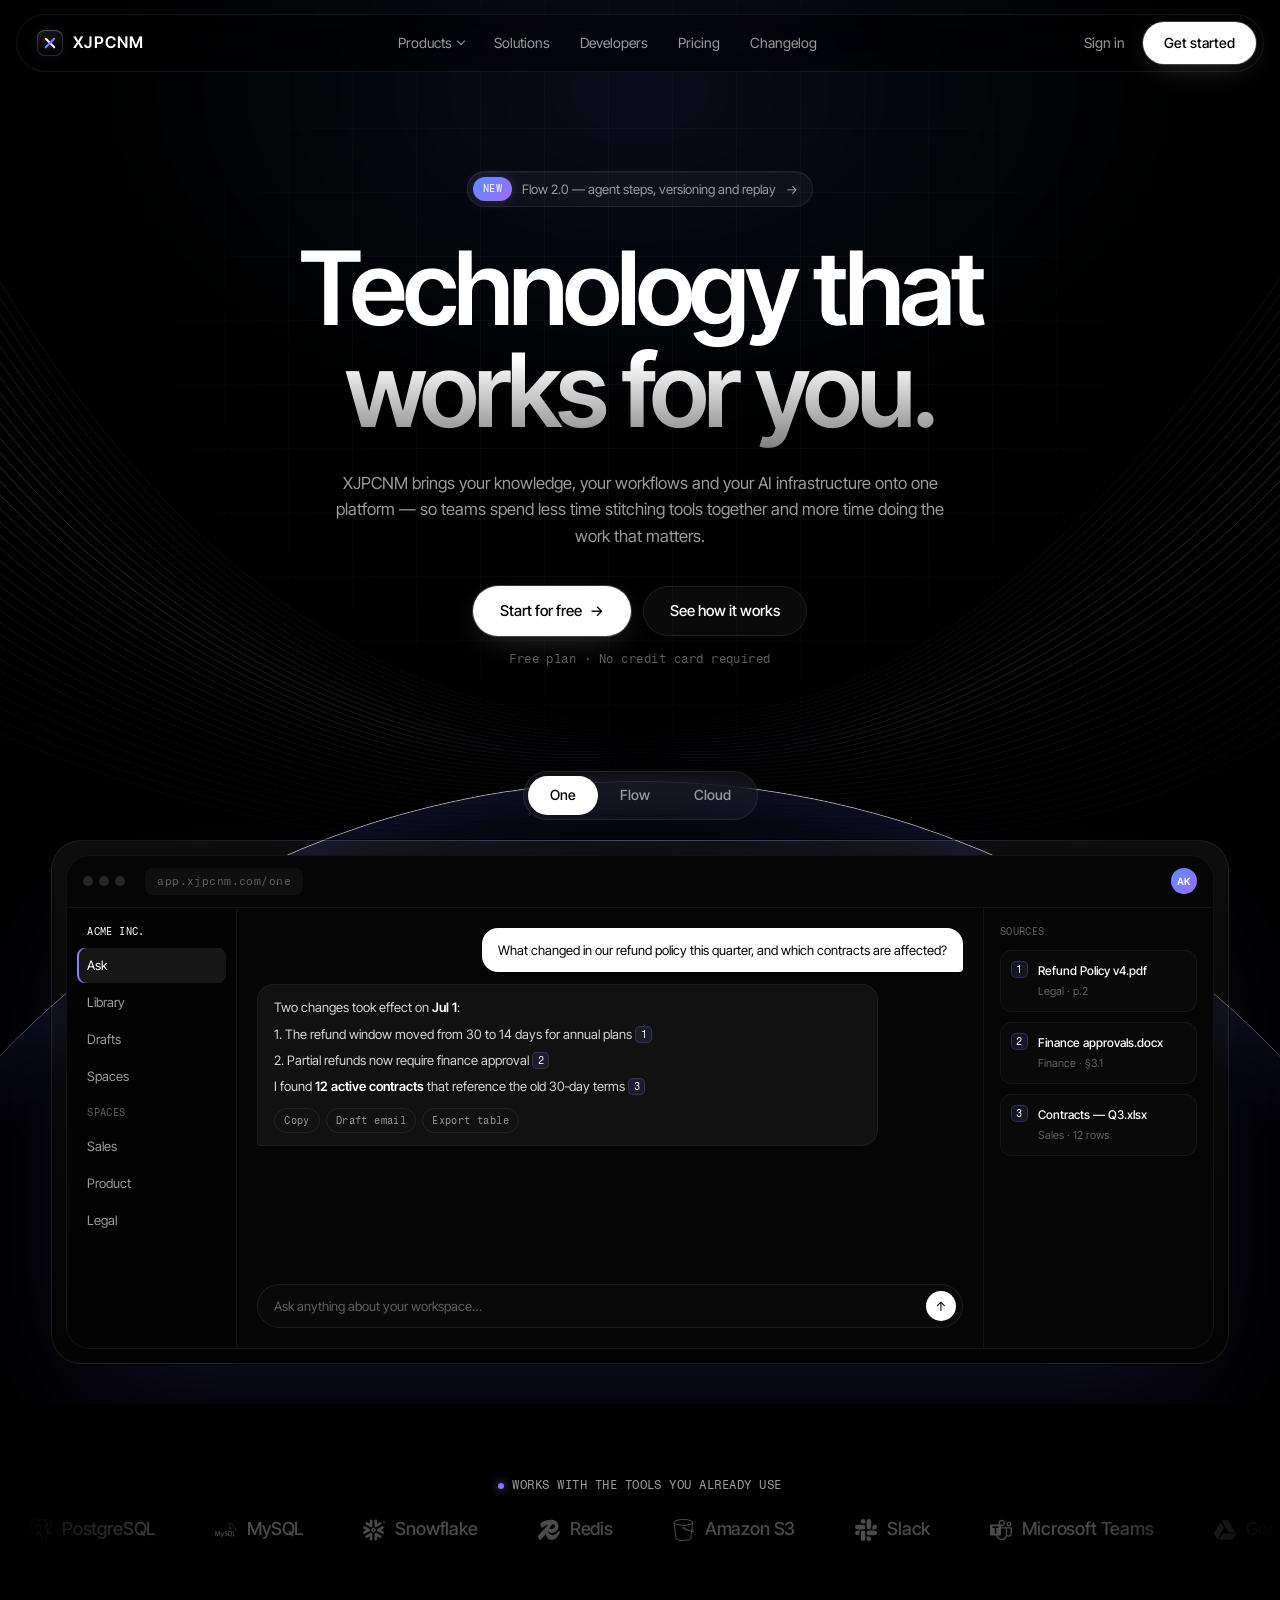
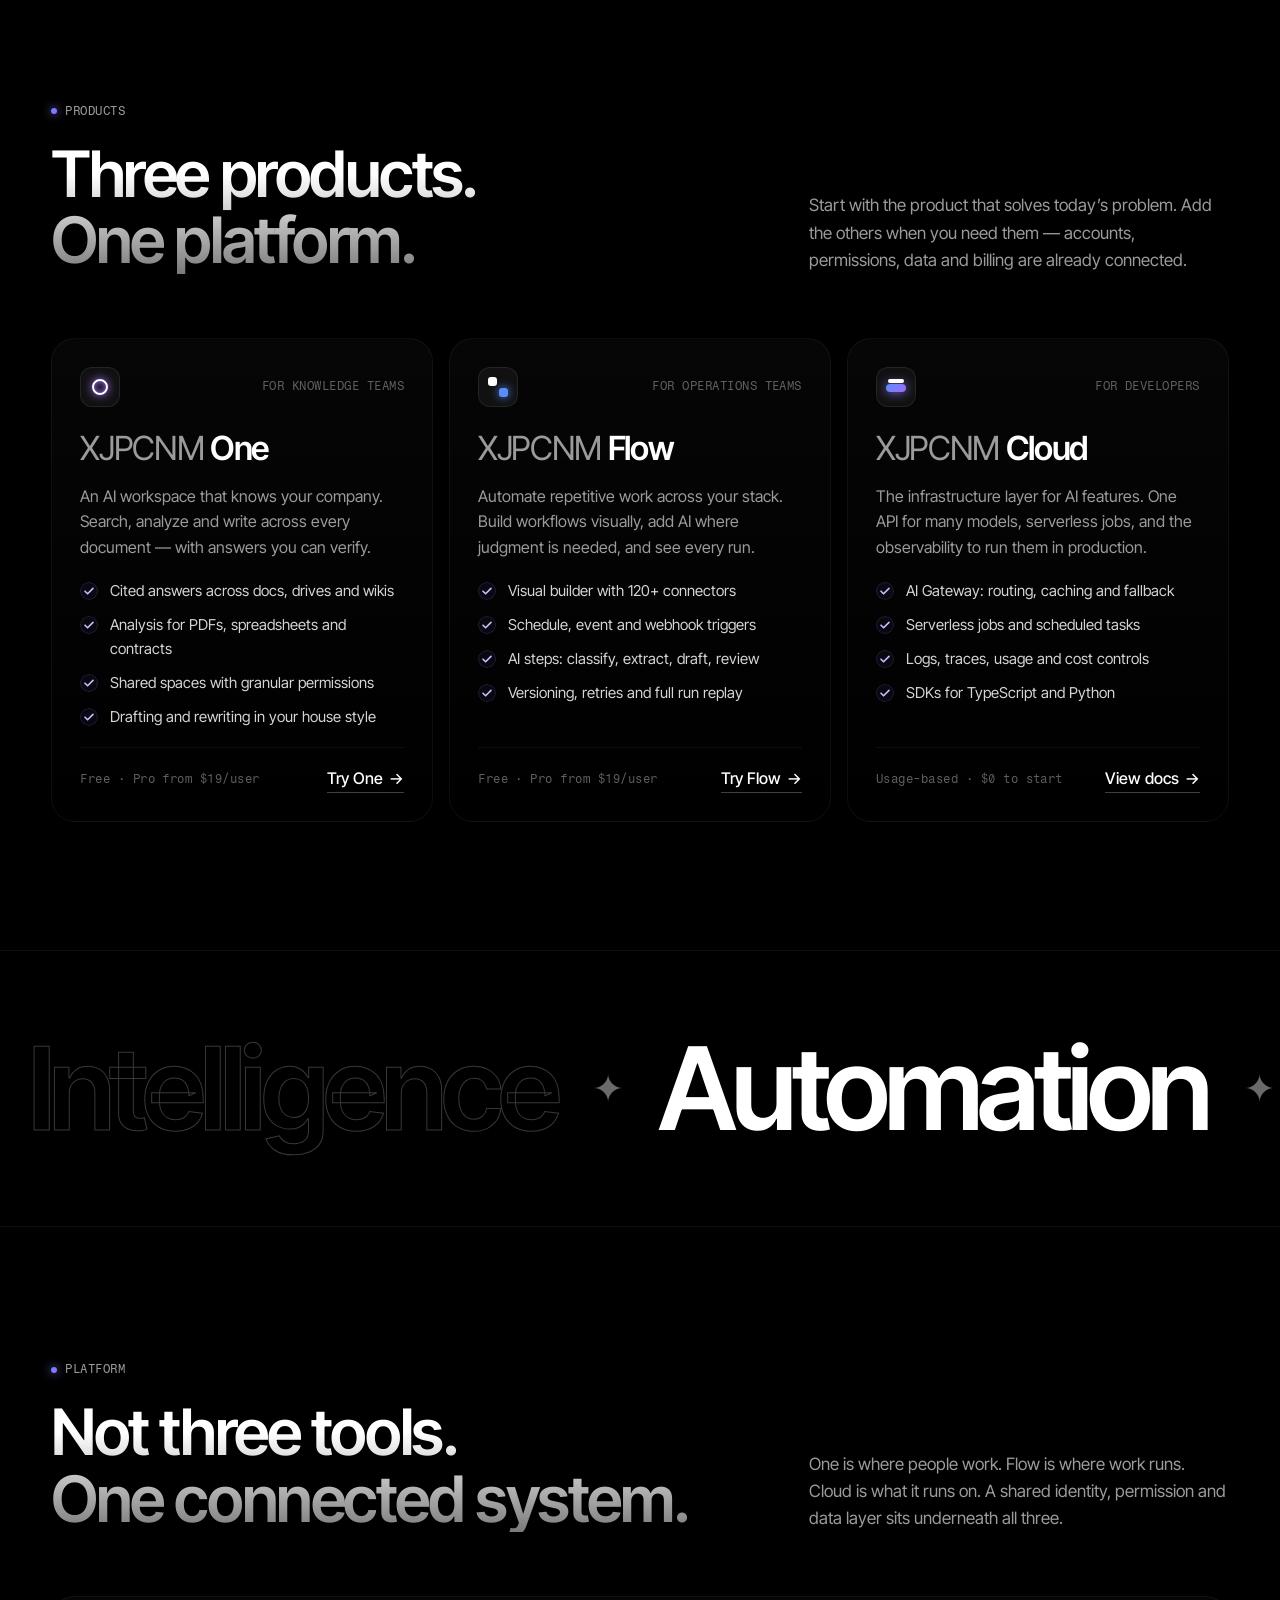
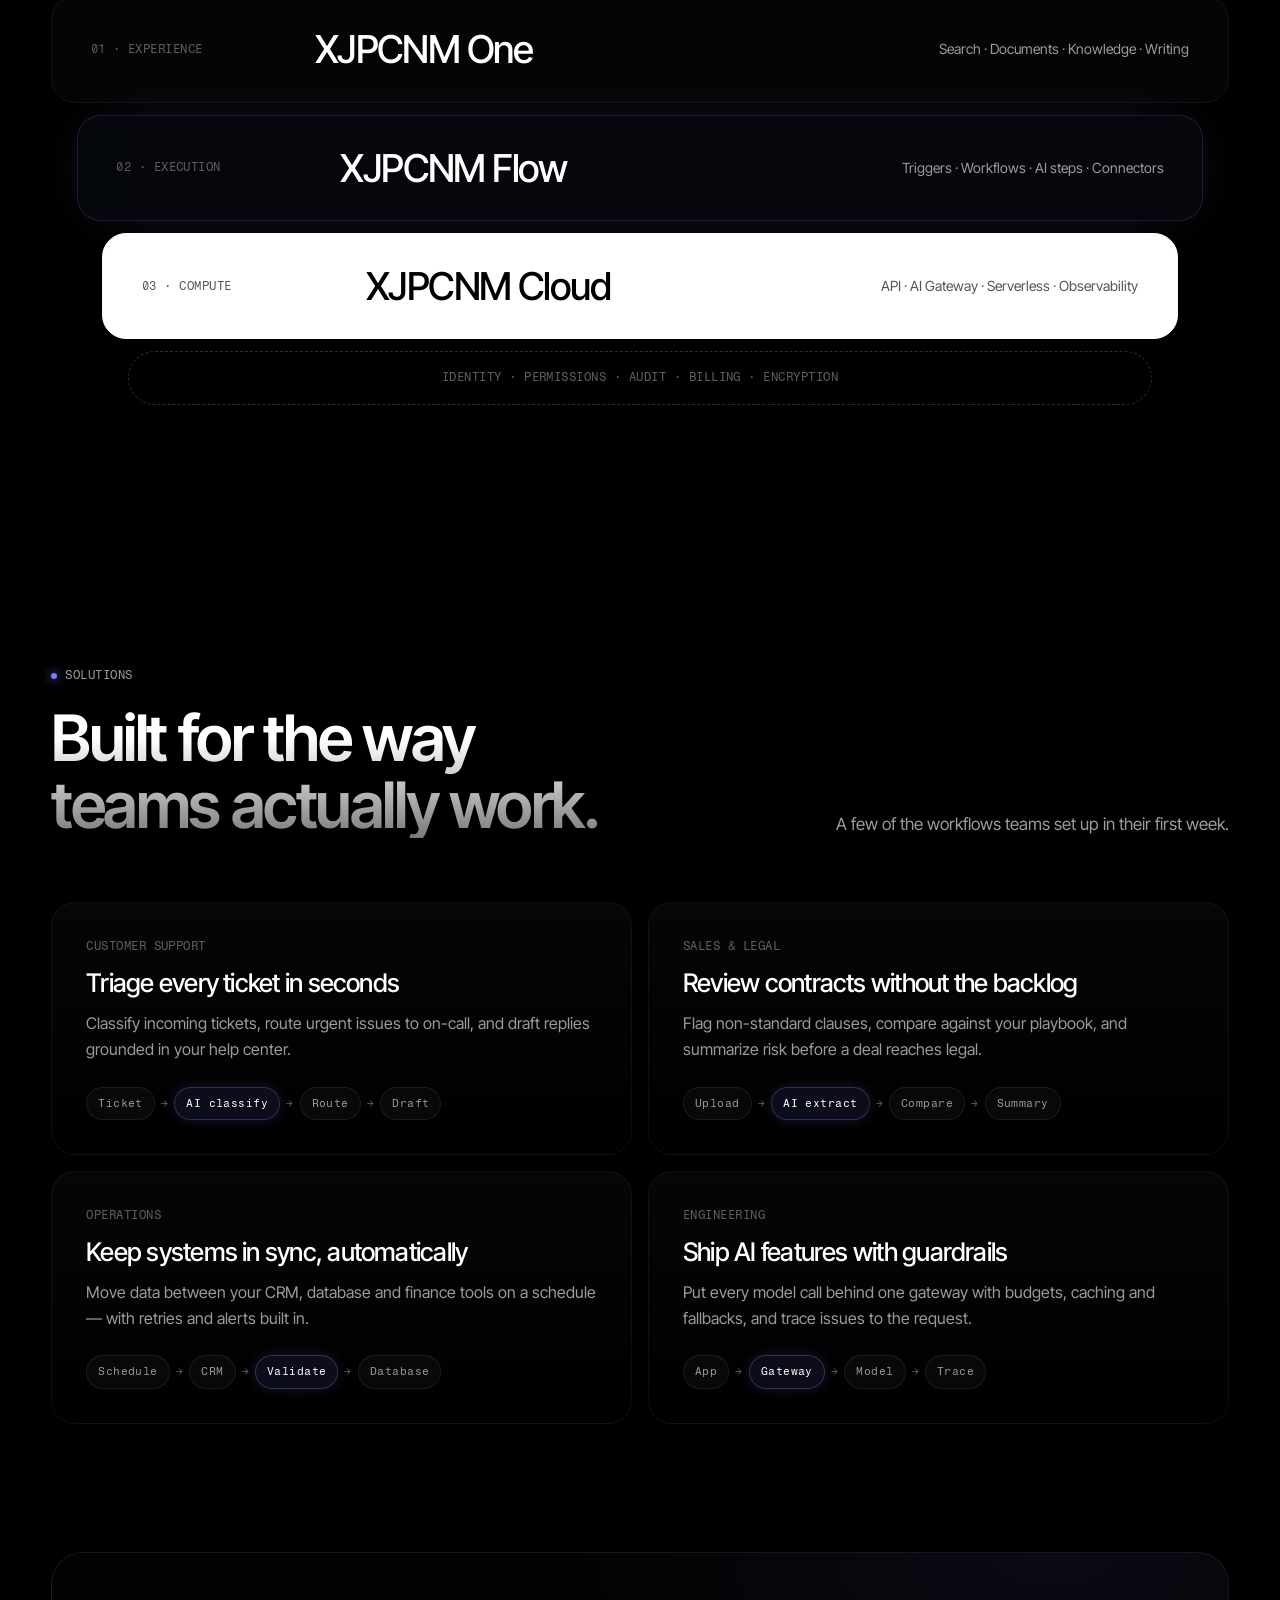
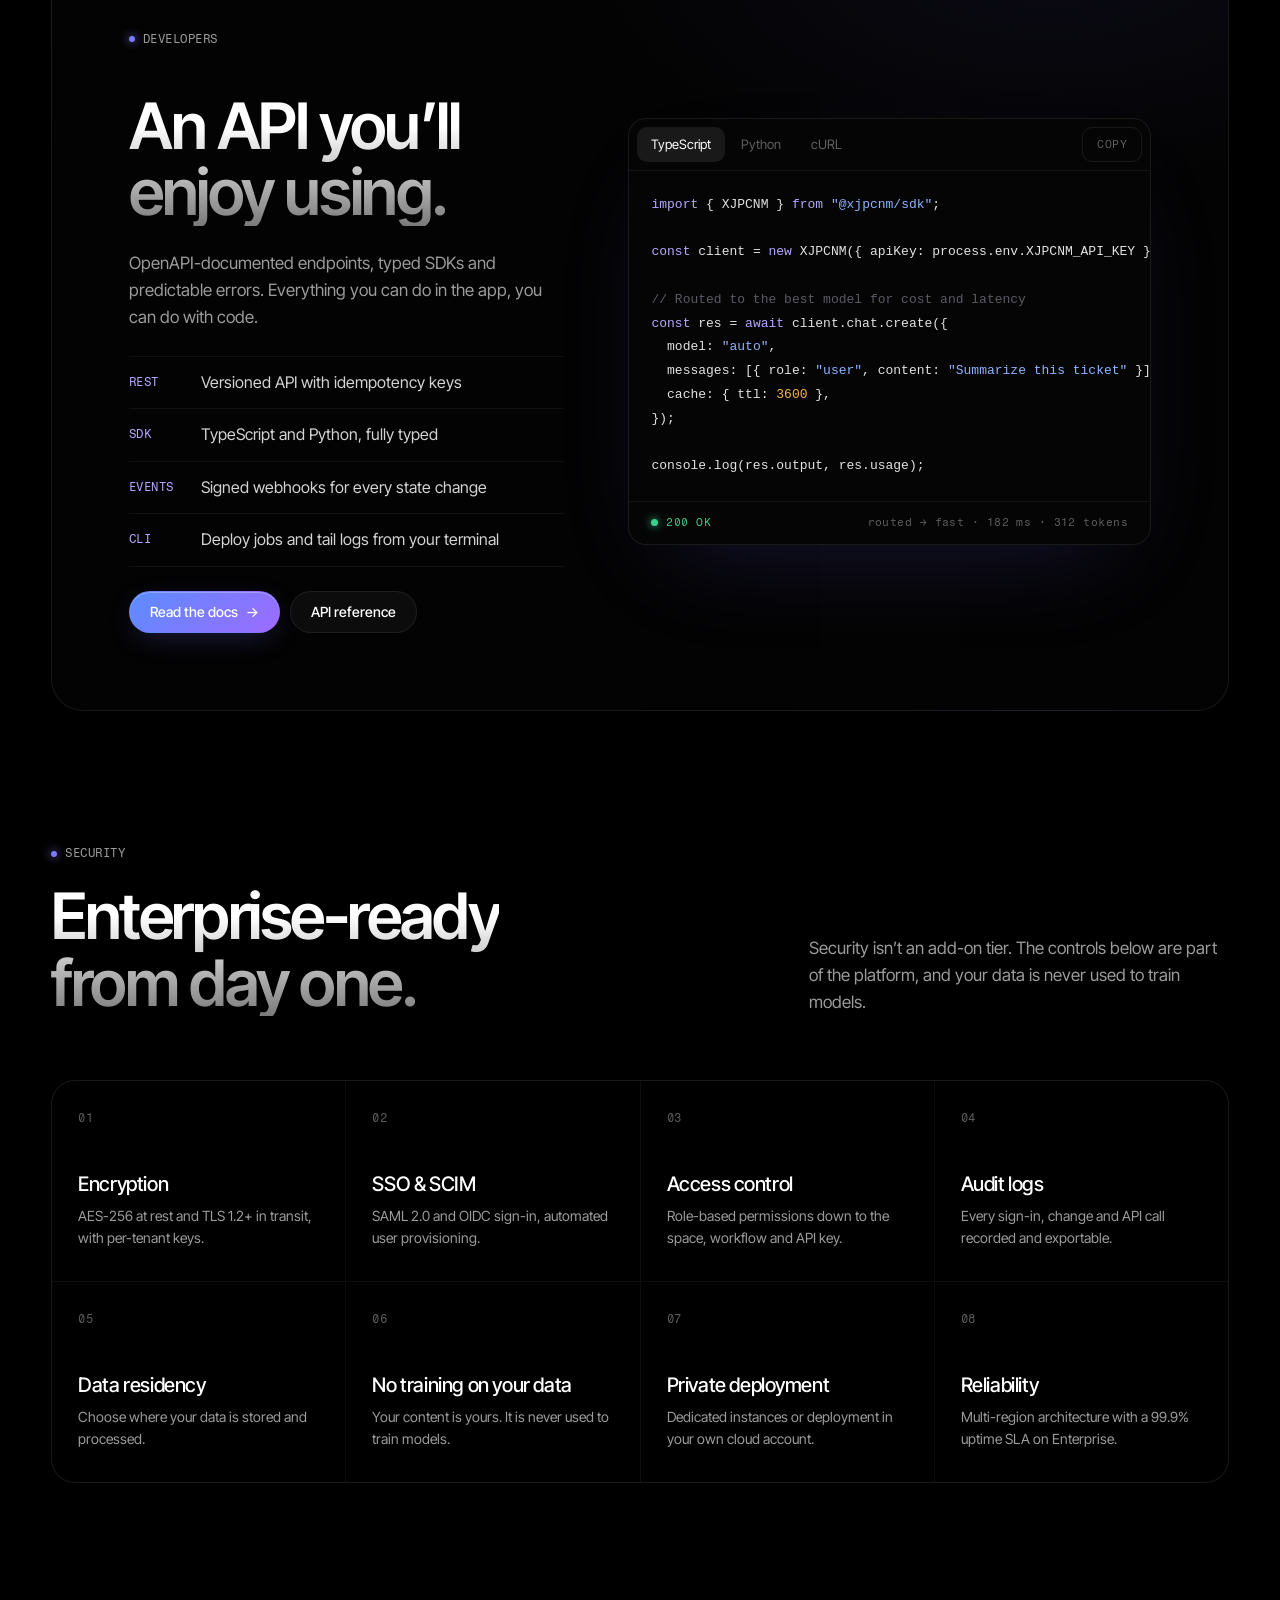
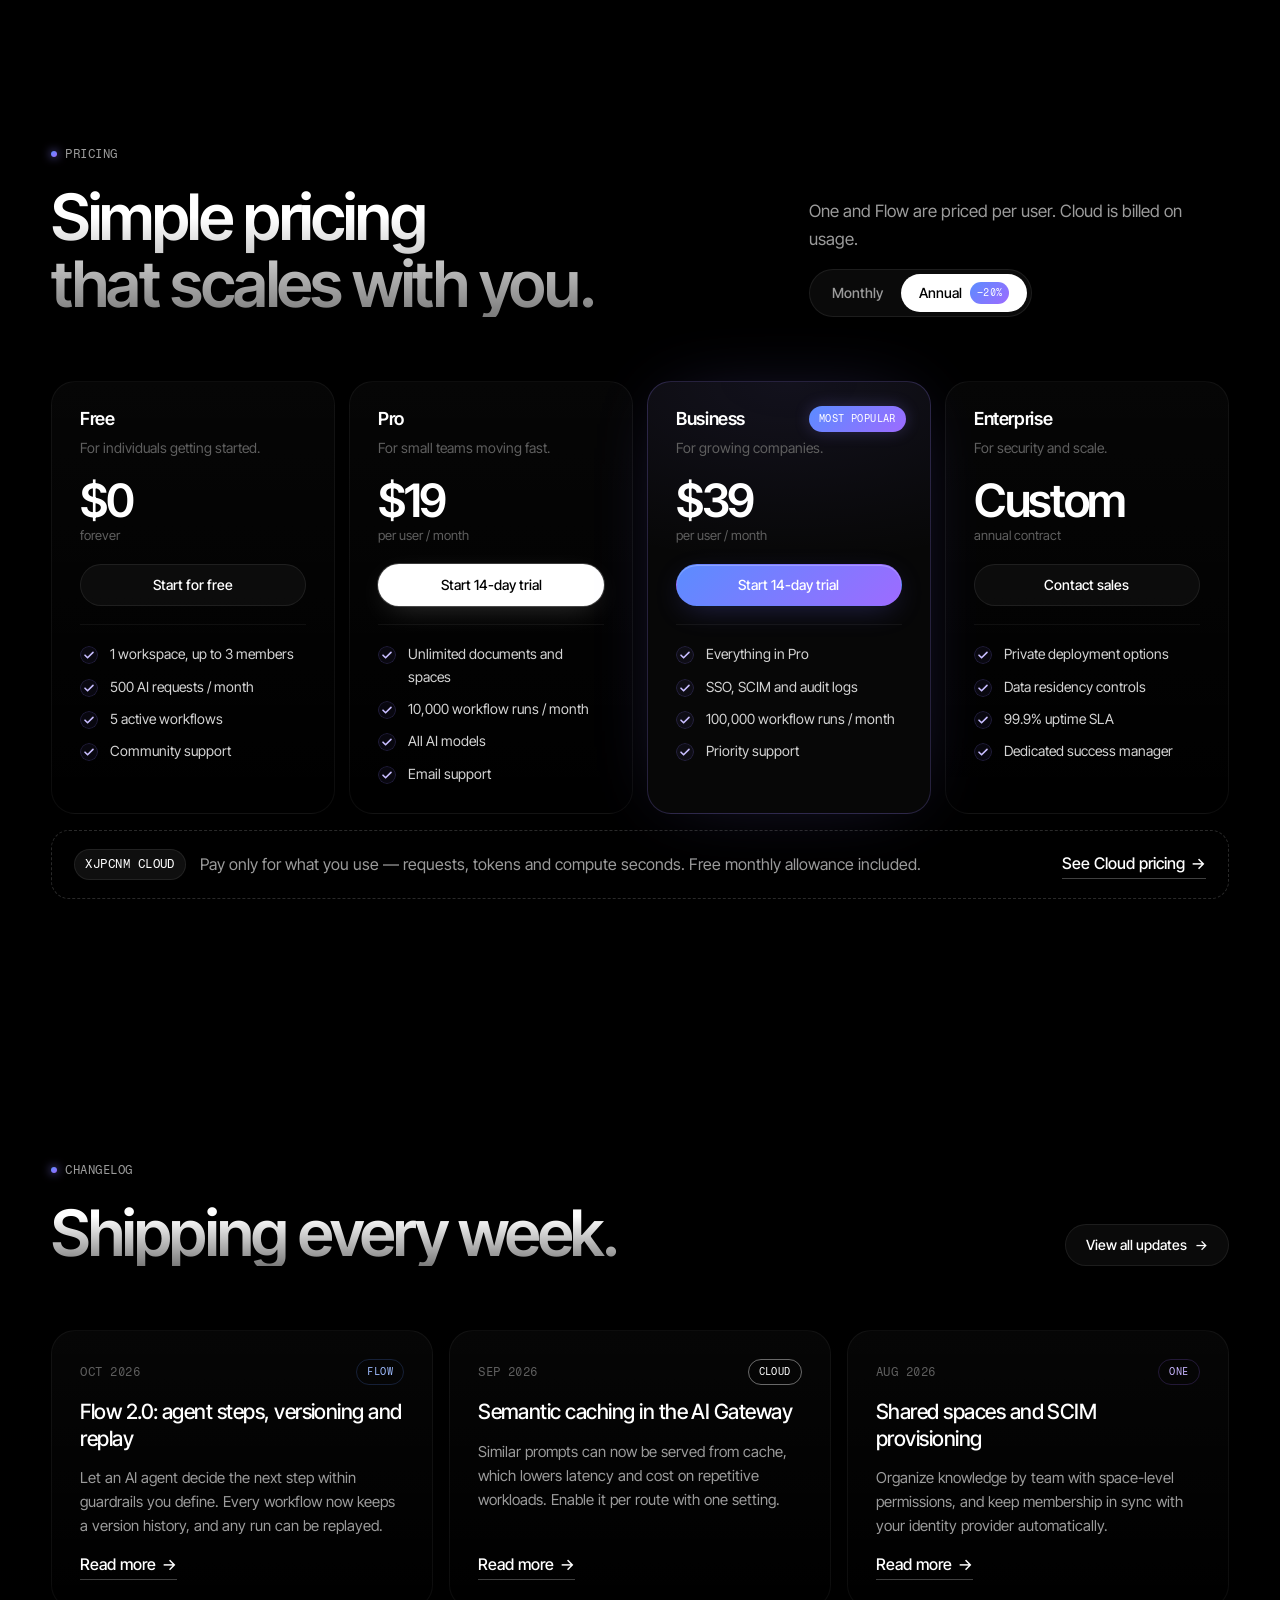
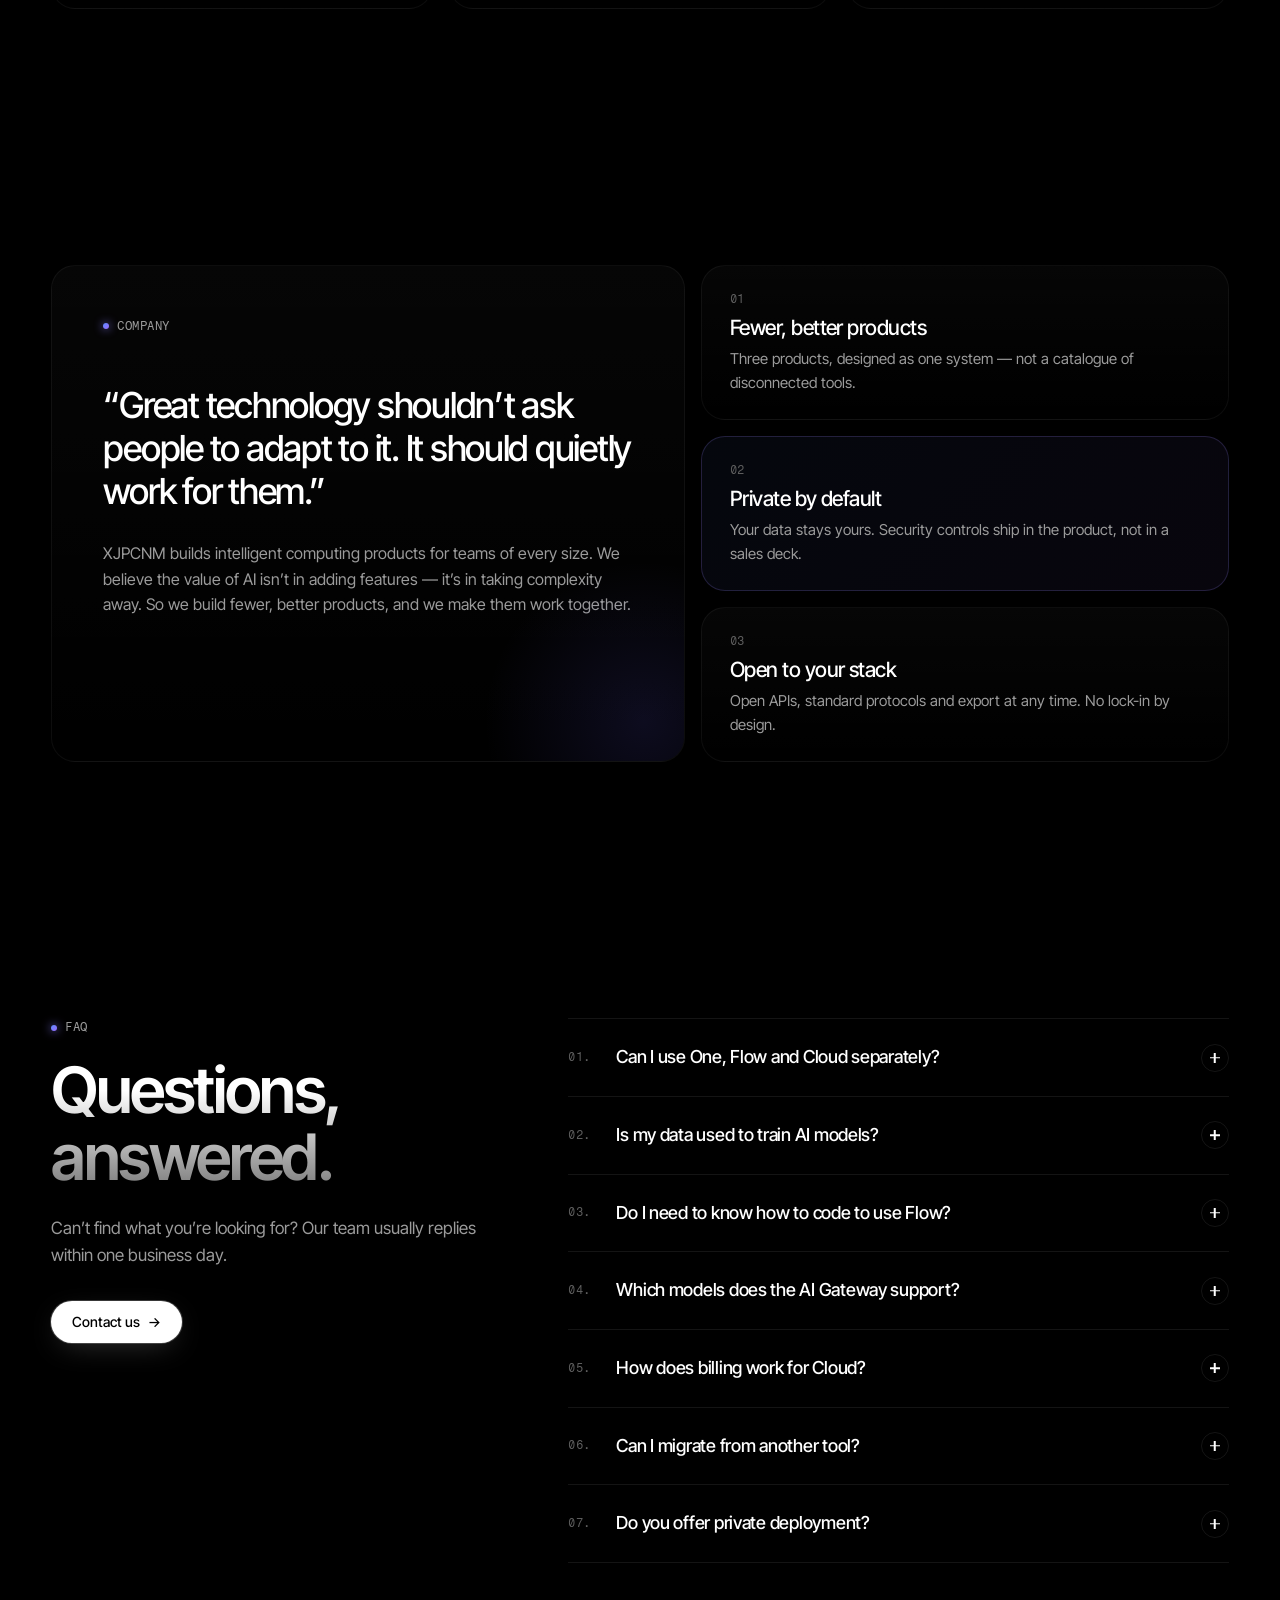
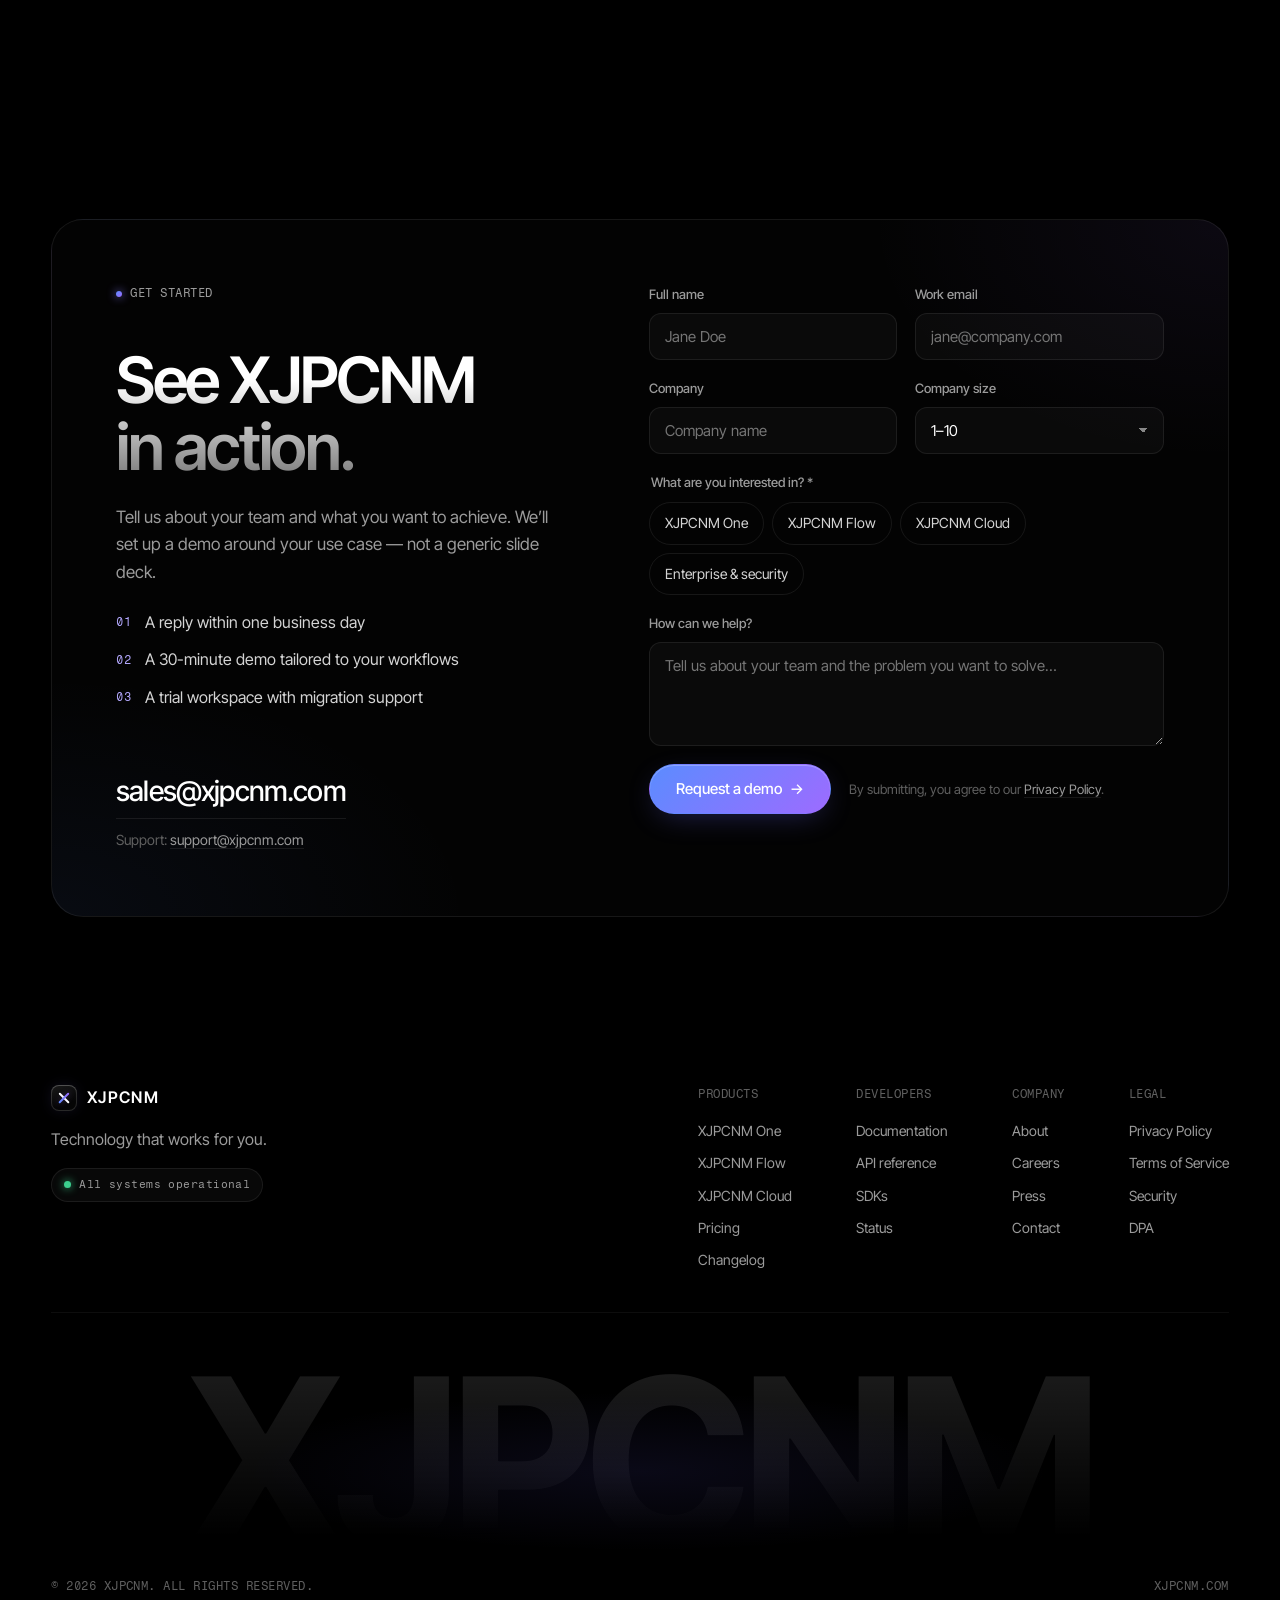
<file: index.html>
<!doctype html>
<html lang="en">
<head>
  <meta charset="utf-8">
  <meta name="viewport" content="width=device-width, initial-scale=1">
  <title>XJPCNM — AI workspace, workflow automation and developer cloud</title>
  <meta name="description" content="XJPCNM builds intelligent computing products for modern teams: One, an AI workspace for knowledge work; Flow, visual workflow automation; and Cloud, an AI gateway and serverless platform for developers.">
  <link rel="canonical" href="https://xjpcnm.com/">
  <meta property="og:type" content="website">
  <meta property="og:site_name" content="XJPCNM">
  <meta property="og:url" content="https://xjpcnm.com/">
  <meta property="og:title" content="XJPCNM — Technology that works for you.">
  <meta property="og:description" content="AI workspace, workflow automation and developer cloud — one connected platform.">
  <meta name="twitter:card" content="summary_large_image">
  <meta name="theme-color" content="#000000">
  <link rel="icon" href="assets/favicon.svg" type="image/svg+xml">
  <link rel="preconnect" href="https://fonts.googleapis.com">
  <link rel="preconnect" href="https://fonts.gstatic.com" crossorigin>
  <link href="https://fonts.googleapis.com/css2?family=Inter+Tight:wght@300;400;500;600;700&family=Fragment+Mono&display=swap" rel="stylesheet">
  <link rel="stylesheet" href="styles.css">
  <script type="application/ld+json">
  {
    "@context": "https://schema.org",
    "@type": "Organization",
    "name": "XJPCNM",
    "url": "https://xjpcnm.com/",
    "logo": "https://xjpcnm.com/assets/favicon.svg",
    "slogan": "Technology that works for you.",
    "description": "Intelligent computing and digital productivity products.",
    "email": "hello@xjpcnm.com",
    "makesOffer": [
      {"@type": "Offer", "itemOffered": {"@type": "SoftwareApplication", "name": "XJPCNM One", "applicationCategory": "BusinessApplication"}},
      {"@type": "Offer", "itemOffered": {"@type": "SoftwareApplication", "name": "XJPCNM Flow", "applicationCategory": "BusinessApplication"}},
      {"@type": "Offer", "itemOffered": {"@type": "SoftwareApplication", "name": "XJPCNM Cloud", "applicationCategory": "DeveloperApplication"}}
    ]
  }
  </script>
</head>
<body>

  <a class="skip" href="#top">Skip to content</a>

  <!-- 顶部导航 -->
  <header class="nav" id="nav">
    <a href="#top" class="logo" aria-label="XJPCNM home">
      <span class="logo-mark" aria-hidden="true"></span>XJPCNM
    </a>
    <nav class="nav-links" id="navLinks" aria-label="Main">
      <div class="nav-item has-menu">
        <a href="#products" class="nav-trigger">Products <span class="caret" aria-hidden="true"></span></a>
        <div class="mega">
          <a href="#products" class="mega-item">
            <span class="mega-icon i-one" aria-hidden="true"></span>
            <span><strong>XJPCNM One</strong><small>AI workspace for search, documents and writing</small></span>
          </a>
          <a href="#products" class="mega-item">
            <span class="mega-icon i-flow" aria-hidden="true"></span>
            <span><strong>XJPCNM Flow</strong><small>Visual workflow automation with AI steps</small></span>
          </a>
          <a href="#products" class="mega-item">
            <span class="mega-icon i-cloud" aria-hidden="true"></span>
            <span><strong>XJPCNM Cloud</strong><small>AI gateway, serverless jobs and observability</small></span>
          </a>
          <div class="mega-foot mono"><a href="#platform">How the platform fits together →</a></div>
        </div>
      </div>
      <a href="#solutions">Solutions</a>
      <a href="#developers">Developers</a>
      <a href="#pricing">Pricing</a>
      <a href="#changelog">Changelog</a>
    </nav>
    <div class="nav-cta">
      <a href="#contact" class="nav-signin hide-sm">Sign in</a>
      <a href="#contact" class="btn btn-dark">Get started</a>
      <button class="menu-btn" id="menuBtn" aria-label="Open menu" aria-expanded="false" aria-controls="navLinks"><span></span><span></span></button>
    </div>
  </header>

  <main id="top">

    <!-- Hero -->
    <section class="hero">
      <!-- 背景：波浪线 + 网格 + 光晕 -->
      <div class="hero-bg" aria-hidden="true">
        <canvas id="waves"></canvas>
        <div class="hero-grid"></div>
        <div class="hero-glow"></div>
      </div>

      <div class="hero-inner">
        <a href="#changelog" class="announce reveal">
          <span class="announce-tag mono">New</span>
          Flow 2.0 — agent steps, versioning and replay
          <span class="arrow">→</span>
        </a>
        <h1 class="hero-title reveal">
          Technology that<br><span class="dim">works for you.</span>
        </h1>
        <p class="hero-sub reveal">
          XJPCNM brings your knowledge, your workflows and your AI infrastructure onto one platform —
          so teams spend less time stitching tools together and more time doing the work that matters.
        </p>
        <div class="hero-cta reveal">
          <div class="hero-actions">
            <a href="#contact" class="btn btn-dark btn-lg">Start for free <span class="arrow">→</span></a>
            <a href="#products" class="btn btn-light btn-lg">See how it works</a>
          </div>
          <p class="hero-note mono">Free plan · No credit card required</p>
        </div>
      </div>

      <!-- 产品展示（可切换） -->
      <div class="showcase reveal" id="showcase">
        <div class="horizon" aria-hidden="true"></div>
        <div class="seg" role="tablist" aria-label="Product preview">
          <button role="tab" aria-selected="true" aria-controls="pv-one" id="tab-one" data-tab="one">One</button>
          <button role="tab" aria-selected="false" aria-controls="pv-flow" id="tab-flow" data-tab="flow" tabindex="-1">Flow</button>
          <button role="tab" aria-selected="false" aria-controls="pv-cloud" id="tab-cloud" data-tab="cloud" tabindex="-1">Cloud</button>
          <span class="seg-ind" aria-hidden="true"></span>
        </div>

        <div class="stage" data-active="one">
          <div class="app">
            <div class="app-bar">
              <i></i><i></i><i></i>
              <span class="app-url mono" id="appUrl">app.xjpcnm.com/one</span>
              <span class="app-user" aria-hidden="true">AK</span>
            </div>

            <!-- One -->
            <div class="panel" id="pv-one" role="tabpanel" aria-labelledby="tab-one">
              <div class="pv-one">
                <aside class="side">
                  <p class="mono">Acme Inc.</p>
                  <span class="active">Ask</span><span>Library</span><span>Drafts</span><span>Spaces</span>
                  <p class="mono">Spaces</p>
                  <span>Sales</span><span>Product</span><span>Legal</span>
                </aside>
                <div class="chat">
                  <div class="msg user">What changed in our refund policy this quarter, and which contracts are affected?</div>
                  <div class="msg ai">
                    <p>Two changes took effect on <b>Jul 1</b>:</p>
                    <p>1. The refund window moved from 30 to 14 days for annual plans <span class="cite">1</span></p>
                    <p>2. Partial refunds now require finance approval <span class="cite">2</span></p>
                    <p>I found <b>12 active contracts</b> that reference the old 30‑day terms <span class="cite">3</span></p>
                    <div class="msg-actions mono"><span>Copy</span><span>Draft email</span><span>Export table</span></div>
                  </div>
                  <div class="input"><span>Ask anything about your workspace…</span><i>↑</i></div>
                </div>
                <aside class="sources">
                  <p class="mono">Sources</p>
                  <div class="src"><span class="cite">1</span><div><b>Refund Policy v4.pdf</b><small>Legal · p.2</small></div></div>
                  <div class="src"><span class="cite">2</span><div><b>Finance approvals.docx</b><small>Finance · §3.1</small></div></div>
                  <div class="src"><span class="cite">3</span><div><b>Contracts — Q3.xlsx</b><small>Sales · 12 rows</small></div></div>
                </aside>
              </div>
            </div>

            <!-- Flow -->
            <div class="panel" id="pv-flow" role="tabpanel" aria-labelledby="tab-flow" hidden>
              <div class="pv-flow">
                <div class="flow-canvas">
                  <div class="node n1"><span class="mono">Trigger</span>New support ticket</div>
                  <div class="node n2 ai"><span class="mono">AI · Classify</span>Topic, urgency, sentiment</div>
                  <div class="node n3"><span class="mono">Branch</span>urgency = high</div>
                  <div class="node n4"><span class="mono">Slack</span>Page on-call</div>
                  <div class="node n5"><span class="mono">AI · Draft</span>Suggested reply</div>
                  <svg class="wires" viewBox="0 0 400 360" preserveAspectRatio="none" aria-hidden="true">
                    <path d="M200 62 V100" />
                    <path d="M200 148 V186" />
                    <path d="M200 234 C200 260 100 260 100 290" />
                    <path d="M200 234 C200 260 300 260 300 290" />
                  </svg>
                </div>
                <aside class="runs">
                  <p class="mono">Recent runs</p>
                  <div class="run-row"><i class="ok"></i><span>#4821</span><small>1.2s</small></div>
                  <div class="run-row"><i class="ok"></i><span>#4820</span><small>0.9s</small></div>
                  <div class="run-row"><i class="warn"></i><span>#4819 · retried</span><small>3.4s</small></div>
                  <div class="run-row"><i class="ok"></i><span>#4818</span><small>1.1s</small></div>
                  <div class="run-row"><i class="ok"></i><span>#4817</span><small>1.0s</small></div>
                  <div class="run-meta mono"><span>v12 · Published</span><span>Today 14:02</span></div>
                </aside>
              </div>
            </div>

            <!-- Cloud -->
            <div class="panel" id="pv-cloud" role="tabpanel" aria-labelledby="tab-cloud" hidden>
              <div class="pv-cloud">
                <div class="kpis">
                  <div><span class="mono">Requests · 24h</span><strong>2.41M</strong><small class="up">+8.2%</small></div>
                  <div><span class="mono">P95 latency</span><strong>212 ms</strong><small class="up">−14 ms</small></div>
                  <div><span class="mono">Cache hit rate</span><strong>37.5%</strong><small class="up">+4.1%</small></div>
                  <div><span class="mono">Spend · MTD</span><strong>$1,284</strong><small>of $3,000</small></div>
                </div>
                <div class="chart" aria-hidden="true">
                  <div class="bars"><i style="--h:42%"></i><i style="--h:50%"></i><i style="--h:46%"></i><i style="--h:63%"></i><i style="--h:58%"></i><i style="--h:71%"></i><i style="--h:66%"></i><i style="--h:80%"></i><i style="--h:76%"></i><i style="--h:88%"></i><i style="--h:84%"></i><i style="--h:93%"></i><i style="--h:89%"></i><i style="--h:97%"></i><i style="--h:91%"></i><i style="--h:100%"></i></div>
                </div>
                <div class="log mono">
                  <div class="log-h"><span>Time</span><span>Route</span><span>Model</span><span>Status</span><span>Latency</span></div>
                  <div><span>14:02:11</span><span>/v1/chat</span><span>auto → fast</span><span class="s-ok">200</span><span>182ms</span></div>
                  <div><span>14:02:10</span><span>/v1/embed</span><span>embed-small</span><span class="s-ok">200</span><span>41ms</span></div>
                  <div><span>14:02:09</span><span>/v1/chat</span><span>auto → large</span><span class="s-ok">200 · cached</span><span>9ms</span></div>
                  <div><span>14:02:07</span><span>/jobs/run</span><span>nightly-sync</span><span class="s-warn">429 · retry</span><span>—</span></div>
                </div>
              </div>
            </div>

          </div>
        </div>
      </div>
    </section>

    <!-- 集成 -->
    <section class="logos" aria-label="Integrations">
      <svg width="0" height="0" style="position:absolute" aria-hidden="true"><symbol id="lg-postgresql" viewBox="0 0 24 24"><path d="M23.5594 14.7228a.5269.5269 0 0 0-.0563-.1191c-.139-.2632-.4768-.3418-1.0074-.2321-1.6533.3411-2.2935.1312-2.5256-.0191 1.342-2.0482 2.445-4.522 3.0411-6.8297.2714-1.0507.7982-3.5237.1222-4.7316a1.5641 1.5641 0 0 0-.1509-.235C21.6931.9086 19.8007.0248 17.5099.0005c-1.4947-.0158-2.7705.3461-3.1161.4794a9.449 9.449 0 0 0-.5159-.0816 8.044 8.044 0 0 0-1.3114-.1278c-1.1822-.0184-2.2038.2642-3.0498.8406-.8573-.3211-4.7888-1.645-7.2219.0788C.9359 2.1526.3086 3.8733.4302 6.3043c.0409.818.5069 3.334 1.2423 5.7436.4598 1.5065.9387 2.7019 1.4334 3.582.553.9942 1.1259 1.5933 1.7143 1.7895.4474.1491 1.1327.1441 1.8581-.7279.8012-.9635 1.5903-1.8258 1.9446-2.2069.4351.2355.9064.3625 1.39.3772a.0569.0569 0 0 0 .0004.0041 11.0312 11.0312 0 0 0-.2472.3054c-.3389.4302-.4094.5197-1.5002.7443-.3102.064-1.1344.2339-1.1464.8115-.0025.1224.0329.2309.0919.3268.2269.4231.9216.6097 1.015.6331 1.3345.3335 2.5044.092 3.3714-.6787-.017 2.231.0775 4.4174.3454 5.0874.2212.5529.7618 1.9045 2.4692 1.9043.2505 0 .5263-.0291.8296-.0941 1.7819-.3821 2.5557-1.1696 2.855-2.9059.1503-.8707.4016-2.8753.5388-4.1012.0169-.0703.0357-.1207.057-.1362.0007-.0005.0697-.0471.4272.0307a.3673.3673 0 0 0 .0443.0068l.2539.0223.0149.001c.8468.0384 1.9114-.1426 2.5312-.4308.6438-.2988 1.8057-1.0323 1.5951-1.6698zM2.371 11.8765c-.7435-2.4358-1.1779-4.8851-1.2123-5.5719-.1086-2.1714.4171-3.6829 1.5623-4.4927 1.8367-1.2986 4.8398-.5408 6.108-.13-.0032.0032-.0066.0061-.0098.0094-2.0238 2.044-1.9758 5.536-1.9708 5.7495-.0002.0823.0066.1989.0162.3593.0348.5873.0996 1.6804-.0735 2.9184-.1609 1.1504.1937 2.2764.9728 3.0892.0806.0841.1648.1631.2518.2374-.3468.3714-1.1004 1.1926-1.9025 2.1576-.5677.6825-.9597.5517-1.0886.5087-.3919-.1307-.813-.5871-1.2381-1.3223-.4796-.839-.9635-2.0317-1.4155-3.5126zm6.0072 5.0871c-.1711-.0428-.3271-.1132-.4322-.1772.0889-.0394.2374-.0902.4833-.1409 1.2833-.2641 1.4815-.4506 1.9143-1.0002.0992-.126.2116-.2687.3673-.4426a.3549.3549 0 0 0 .0737-.1298c.1708-.1513.2724-.1099.4369-.0417.156.0646.3078.26.3695.4752.0291.1016.0619.2945-.0452.4444-.9043 1.2658-2.2216 1.2494-3.1676 1.0128zm2.094-3.988-.0525.141c-.133.3566-.2567.6881-.3334 1.003-.6674-.0021-1.3168-.2872-1.8105-.8024-.6279-.6551-.9131-1.5664-.7825-2.5004.1828-1.3079.1153-2.4468.079-3.0586-.005-.0857-.0095-.1607-.0122-.2199.2957-.2621 1.6659-.9962 2.6429-.7724.4459.1022.7176.4057.8305.928.5846 2.7038.0774 3.8307-.3302 4.7363-.084.1866-.1633.3629-.2311.5454zm7.3637 4.5725c-.0169.1768-.0358.376-.0618.5959l-.146.4383a.3547.3547 0 0 0-.0182.1077c-.0059.4747-.054.6489-.115.8693-.0634.2292-.1353.4891-.1794 1.0575-.11 1.4143-.8782 2.2267-2.4172 2.5565-1.5155.3251-1.7843-.4968-2.0212-1.2217a6.5824 6.5824 0 0 0-.0769-.2266c-.2154-.5858-.1911-1.4119-.1574-2.5551.0165-.5612-.0249-1.9013-.3302-2.6462.0044-.2932.0106-.5909.019-.8918a.3529.3529 0 0 0-.0153-.1126 1.4927 1.4927 0 0 0-.0439-.208c-.1226-.4283-.4213-.7866-.7797-.9351-.1424-.059-.4038-.1672-.7178-.0869.067-.276.1831-.5875.309-.9249l.0529-.142c.0595-.16.134-.3257.213-.5012.4265-.9476 1.0106-2.2453.3766-5.1772-.2374-1.0981-1.0304-1.6343-2.2324-1.5098-.7207.0746-1.3799.3654-1.7088.5321a5.6716 5.6716 0 0 0-.1958.1041c.0918-1.1064.4386-3.1741 1.7357-4.4823a4.0306 4.0306 0 0 1 .3033-.276.3532.3532 0 0 0 .1447-.0644c.7524-.5706 1.6945-.8506 2.802-.8325.4091.0067.8017.0339 1.1742.081 1.939.3544 3.2439 1.4468 4.0359 2.3827.8143.9623 1.2552 1.9315 1.4312 2.4543-1.3232-.1346-2.2234.1268-2.6797.779-.9926 1.4189.543 4.1729 1.2811 5.4964.1353.2426.2522.4522.2889.5413.2403.5825.5515.9713.7787 1.2552.0696.087.1372.1714.1885.245-.4008.1155-1.1208.3825-1.0552 1.717-.0123.1563-.0423.4469-.0834.8148-.0461.2077-.0702.4603-.0994.7662zm.8905-1.6211c-.0405-.8316.2691-.9185.5967-1.0105a2.8566 2.8566 0 0 0 .135-.0406 1.202 1.202 0 0 0 .1342.103c.5703.3765 1.5823.4213 3.0068.1344-.2016.1769-.5189.3994-.9533.6011-.4098.1903-1.0957.333-1.7473.3636-.7197.0336-1.0859-.0807-1.1721-.151zm.5695-9.2712c-.0059.3508-.0542.6692-.1054 1.0017-.055.3576-.112.7274-.1264 1.1762-.0142.4368.0404.8909.0932 1.3301.1066.887.216 1.8003-.2075 2.7014a3.5272 3.5272 0 0 1-.1876-.3856c-.0527-.1276-.1669-.3326-.3251-.6162-.6156-1.1041-2.0574-3.6896-1.3193-4.7446.3795-.5427 1.3408-.5661 2.1781-.463zm.2284 7.0137a12.3762 12.3762 0 0 0-.0853-.1074l-.0355-.0444c.7262-1.1995.5842-2.3862.4578-3.4385-.0519-.4318-.1009-.8396-.0885-1.2226.0129-.4061.0666-.7543.1185-1.0911.0639-.415.1288-.8443.1109-1.3505.0134-.0531.0188-.1158.0118-.1902-.0457-.4855-.5999-1.938-1.7294-3.253-.6076-.7073-1.4896-1.4972-2.6889-2.0395.5251-.1066 1.2328-.2035 2.0244-.1859 2.0515.0456 3.6746.8135 4.8242 2.2824a.908.908 0 0 1 .0667.1002c.7231 1.3556-.2762 6.2751-2.9867 10.5405zm-8.8166-6.1162c-.025.1794-.3089.4225-.6211.4225a.5821.5821 0 0 1-.0809-.0056c-.1873-.026-.3765-.144-.5059-.3156-.0458-.0605-.1203-.178-.1055-.2844.0055-.0401.0261-.0985.0925-.1488.1182-.0894.3518-.1226.6096-.0867.3163.0441.6426.1938.6113.4186zm7.9305-.4114c.0111.0792-.049.201-.1531.3102-.0683.0717-.212.1961-.4079.2232a.5456.5456 0 0 1-.075.0052c-.2935 0-.5414-.2344-.5607-.3717-.024-.1765.2641-.3106.5611-.352.297-.0414.6111.0088.6356.1851z"/></symbol><symbol id="lg-mysql" viewBox="0 0 24 24"><path d="M16.405 5.501c-.115 0-.193.014-.274.033v.013h.014c.054.104.146.18.214.273.054.107.1.214.154.32l.014-.015c.094-.066.14-.172.14-.333-.04-.047-.046-.094-.08-.14-.04-.067-.126-.1-.18-.153zM5.77 18.695h-.927a50.854 50.854 0 00-.27-4.41h-.008l-1.41 4.41H2.45l-1.4-4.41h-.01a72.892 72.892 0 00-.195 4.41H0c.055-1.966.192-3.81.41-5.53h1.15l1.335 4.064h.008l1.347-4.064h1.095c.242 2.015.384 3.86.428 5.53zm4.017-4.08c-.378 2.045-.876 3.533-1.492 4.46-.482.716-1.01 1.073-1.583 1.073-.153 0-.34-.046-.566-.138v-.494c.11.017.24.026.386.026.268 0 .483-.075.647-.222.197-.18.295-.382.295-.605 0-.155-.077-.47-.23-.944L6.23 14.615h.91l.727 2.36c.164.536.233.91.205 1.123.4-1.064.678-2.227.835-3.483zm12.325 4.08h-2.63v-5.53h.885v4.85h1.745zm-3.32.135l-1.016-.5c.09-.076.177-.158.255-.25.433-.506.648-1.258.648-2.253 0-1.83-.718-2.746-2.155-2.746-.704 0-1.254.232-1.65.697-.43.508-.646 1.256-.646 2.245 0 .972.19 1.686.574 2.14.35.41.877.615 1.583.615.264 0 .506-.033.725-.098l1.325.772.36-.622zM15.5 17.588c-.225-.36-.337-.94-.337-1.736 0-1.393.424-2.09 1.27-2.09.443 0 .77.167.977.5.224.362.336.936.336 1.723 0 1.404-.424 2.108-1.27 2.108-.445 0-.77-.167-.978-.5zm-1.658-.425c0 .47-.172.856-.516 1.156-.344.3-.803.45-1.384.45-.543 0-1.064-.172-1.573-.515l.237-.476c.438.22.833.328 1.19.328.332 0 .593-.073.783-.22a.754.754 0 00.3-.615c0-.33-.23-.61-.648-.845-.388-.213-1.163-.657-1.163-.657-.422-.307-.632-.636-.632-1.177 0-.45.157-.81.47-1.085.315-.278.72-.415 1.22-.415.512 0 .98.136 1.4.41l-.213.476a2.726 2.726 0 00-1.064-.23c-.283 0-.502.068-.654.206a.685.685 0 00-.248.524c0 .328.234.61.666.85.393.215 1.187.67 1.187.67.433.305.648.63.648 1.168zm9.382-5.852c-.535-.014-.95.04-1.297.188-.1.04-.26.04-.274.167.055.053.063.14.11.214.08.134.218.313.346.407.14.11.28.216.427.31.26.16.555.255.81.416.145.094.293.213.44.313.073.05.12.14.214.172v-.02c-.046-.06-.06-.147-.105-.214-.067-.067-.134-.127-.2-.193a3.223 3.223 0 00-.695-.675c-.214-.146-.682-.35-.77-.595l-.013-.014c.146-.013.32-.066.46-.106.227-.06.435-.047.67-.106.106-.027.213-.06.32-.094v-.06c-.12-.12-.21-.283-.334-.395a8.867 8.867 0 00-1.104-.823c-.21-.134-.476-.22-.697-.334-.08-.04-.214-.06-.26-.127-.12-.146-.19-.34-.275-.514a17.69 17.69 0 01-.547-1.163c-.12-.262-.193-.523-.34-.763-.69-1.137-1.437-1.826-2.586-2.5-.247-.14-.543-.2-.856-.274-.167-.008-.334-.02-.5-.027-.11-.047-.216-.174-.31-.235-.38-.24-1.364-.76-1.644-.072-.18.434.267.862.422 1.082.115.153.26.328.34.5.047.116.06.235.107.356.106.294.207.622.347.897.073.14.153.287.247.413.054.073.146.107.167.227-.094.136-.1.334-.154.5-.24.757-.146 1.693.194 2.25.107.166.362.534.703.393.3-.12.234-.5.32-.835.02-.08.007-.133.048-.187v.015c.094.188.188.367.274.555.206.328.566.668.867.895.16.12.287.328.487.402v-.02h-.015c-.043-.058-.1-.086-.154-.133a3.445 3.445 0 01-.35-.4 8.76 8.76 0 01-.747-1.218c-.11-.21-.202-.436-.29-.643-.04-.08-.04-.2-.107-.24-.1.146-.247.273-.32.453-.127.288-.14.642-.188 1.01-.027.007-.014 0-.027.014-.214-.052-.287-.274-.367-.46-.2-.475-.233-1.238-.06-1.785.047-.14.247-.582.167-.716-.042-.127-.174-.2-.247-.303a2.478 2.478 0 01-.24-.427c-.16-.374-.24-.788-.414-1.162-.08-.173-.22-.354-.334-.513-.127-.18-.267-.307-.368-.52-.033-.073-.08-.194-.027-.274.014-.054.042-.075.094-.09.088-.072.335.022.422.062.247.1.455.194.662.334.094.066.195.193.315.226h.14c.214.047.455.014.655.073.355.114.675.28.962.46a5.953 5.953 0 012.085 2.286c.08.154.115.295.188.455.14.33.313.663.455.982.14.315.275.636.476.897.1.14.502.213.682.286.133.06.34.115.46.188.23.14.454.3.67.454.11.076.443.243.463.378z"/></symbol><symbol id="lg-snowflake" viewBox="0 0 24 24"><path d="M24 3.459c0 .646-.418 1.18-1.141 1.18-.723 0-1.142-.534-1.142-1.18 0-.647.419-1.18 1.142-1.18.723 0 1.141.533 1.141 1.18zm-.228 0c0-.533-.38-.951-.913-.951s-.913.38-.913.95c0 .533.38.952.913.952.57 0 .913-.419.913-.951zm-1.37-.533h.495c.266 0 .456.152.456.38 0 .153-.076.229-.19.305l.19.266v.038h-.266l-.19-.266h-.229v.266h-.266zm.495.228h-.229v.267h.229c.114 0 .152-.038.152-.114.038-.077-.038-.153-.152-.153zM7.602 12.4c.038-.151.076-.304.076-.456 0-.114-.038-.228-.038-.342-.114-.343-.304-.647-.646-.838l-4.87-2.777c-.685-.38-1.56-.152-1.94.533-.381.685-.153 1.56.532 1.94l2.701 1.56-2.701 1.56c-.685.38-.913 1.256-.533 1.94.38.685 1.256.914 1.94.533l4.832-2.777c.343-.267.571-.533.647-.876zm1.332 2.626c-.266-.038-.57.038-.837.19l-4.832 2.777c-.685.38-.913 1.256-.532 1.94.38.686 1.255.914 1.94.533l2.701-1.56v3.12c0 .8.647 1.408 1.446 1.408.799 0 1.407-.647 1.407-1.408v-5.592c0-.761-.57-1.37-1.293-1.408zm4.946-6.088c.266.038.57-.038.837-.19l4.832-2.777c.685-.38.913-1.256.532-1.94-.38-.686-1.255-.914-1.94-.533l-2.701 1.56V1.975c0-.799-.647-1.408-1.446-1.408-.799 0-1.446.609-1.446 1.408V7.53c0 .76.609 1.37 1.332 1.407zM3.265 5.97l4.832 2.777c.266.152.533.19.837.19.723-.038 1.331-.684 1.331-1.407V1.975c0-.799-.646-1.408-1.407-1.408-.799 0-1.446.647-1.446 1.408v3.12l-2.701-1.56c-.685-.38-1.56-.152-1.94.533-.419.646-.19 1.521.494 1.902zm9.093 6.011a.412.412 0 00-.114-.266l-.57-.571a.346.346 0 00-.267-.114.412.412 0 00-.266.114l-.571.57a.411.411 0 00-.114.267c0 .076.038.19.114.267l.57.57a.345.345 0 00.267.114c.076 0 .19-.038.266-.114l.571-.57a.412.412 0 00.114-.267zm1.598.533L11.94 14.53c-.039.038-.153.114-.229.114h-.608a.411.411 0 01-.267-.114L8.82 12.514a.408.408 0 01-.076-.229v-.608c0-.076.038-.19.114-.267l2.016-2.016a.41.41 0 01.267-.114h.608a.41.41 0 01.267.114l2.016 2.016a.347.347 0 01.114.267v.608c-.076.077-.114.19-.19.229zm5.593 5.44l-4.832-2.777c-.266-.152-.57-.19-.837-.152-.723.038-1.332.684-1.332 1.408v5.554c0 .8.647 1.408 1.408 1.408.799 0 1.446-.647 1.446-1.408v-3.12l2.7 1.56c.686.38 1.561.152 1.941-.533.419-.646.19-1.521-.494-1.94zm2.549-7.533l-2.701 1.56 2.7 1.56c.686.38.914 1.256.533 1.94-.38.685-1.255.913-1.94.533l-4.832-2.778a1.644 1.644 0 01-.647-.798c-.037-.153-.076-.305-.076-.457 0-.114.039-.228.039-.342.114-.343.342-.647.646-.837l4.832-2.778c.685-.38 1.56-.152 1.94.533.457.609.19 1.484-.494 1.864"/></symbol><symbol id="lg-redis" viewBox="0 0 24 24"><path d="M22.71 13.145c-1.66 2.092-3.452 4.483-7.038 4.483-3.203 0-4.397-2.825-4.48-5.12.701 1.484 2.073 2.685 4.214 2.63 4.117-.133 6.94-3.852 6.94-7.239 0-4.05-3.022-6.972-8.268-6.972-3.752 0-8.4 1.428-11.455 3.685C2.59 6.937 3.885 9.958 4.35 9.626c2.648-1.904 4.748-3.13 6.784-3.744C8.12 9.244.886 17.05 0 18.425c.1 1.261 1.66 4.648 2.424 4.648.232 0 .431-.133.664-.365a100.49 100.49 0 0 0 5.54-6.765c.222 3.104 1.748 6.898 6.014 6.898 3.819 0 7.604-2.756 9.33-8.965.2-.764-.73-1.361-1.261-.73zm-4.349-5.013c0 1.959-1.926 2.922-3.685 2.922-.941 0-1.664-.247-2.235-.568 1.051-1.592 2.092-3.225 3.21-4.973 1.972.334 2.71 1.43 2.71 2.619z"/></symbol><symbol id="lg-amazons3" viewBox="0 0 24 24"><path d="M20.913 13.147l.12-.895c.947.576 1.258.922 1.354 1.071-.16.031-.562.046-1.474-.176zm-2.174 7.988a.547.547 0 0 0-.005.073c0 .084-.207.405-1.124.768a10.28 10.28 0 0 1-1.438.432c-1.405.325-3.128.504-4.853.504-4.612 0-7.412-1.184-7.412-1.704a.547.547 0 0 0-.005-.073L1.81 5.602c.135.078.28.154.432.227.042.02.086.038.128.057.134.062.272.122.417.18l.179.069c.154.058.314.114.478.168.043.013.084.029.13.043.207.065.423.127.646.187l.176.044c.175.044.353.087.534.127a23.414 23.414 0 0 0 .843.17l.121.023c.252.045.508.085.768.122.071.011.144.02.216.03.2.027.4.053.604.077l.24.027c.245.026.49.05.74.07l.081.009c.275.022.552.04.83.056l.233.012c.21.01.422.018.633.025a33.088 33.088 0 0 0 2.795-.026l.232-.011c.278-.016.555-.034.83-.056l.08-.008c.25-.02.497-.045.742-.072l.238-.026c.205-.024.408-.05.609-.077.07-.01.141-.019.211-.03.261-.037.519-.078.772-.122l.111-.02c.215-.04.427-.082.634-.125l.212-.047c.186-.041.368-.085.546-.13l.166-.042c.225-.06.444-.122.654-.189.04-.012.077-.026.115-.038a10.6 10.6 0 0 0 .493-.173c.058-.021.114-.044.17-.066.15-.06.293-.12.43-.185.038-.017.079-.034.116-.052.153-.073.3-.15.436-.228l-.976 7.245c-2.488-.78-5.805-2.292-7.311-3a1.09 1.09 0 0 0-1.088-1.085c-.6 0-1.088.489-1.088 1.088 0 .6.488 1.089 1.088 1.089.196 0 .378-.056.537-.148 1.72.812 5.144 2.367 7.715 3.15zm-7.42-20.047c5.677 0 9.676 1.759 9.75 2.736l-.014.113c-.01.033-.031.067-.048.101-.015.028-.026.057-.047.087-.024.033-.058.068-.09.102-.028.03-.051.06-.084.09-.038.035-.087.07-.133.105-.04.03-.074.06-.119.091-.053.036-.116.071-.177.107-.05.03-.095.06-.15.09-.068.036-.147.073-.222.11-.059.028-.114.057-.177.085-.084.038-.177.074-.268.111-.068.027-.13.054-.203.082-.097.036-.205.072-.31.107-.075.026-.148.053-.228.079-.111.035-.233.069-.35.103-.085.024-.165.05-.253.073-.124.034-.258.065-.389.098-.093.022-.181.046-.278.068-.139.032-.287.061-.433.091-.098.02-.191.041-.293.06-.155.03-.32.057-.482.084-.1.018-.198.036-.302.052-.166.026-.342.048-.515.072-.11.014-.213.03-.325.044-.181.023-.372.041-.56.06-.11.012-.218.025-.332.036-.188.016-.386.029-.58.043-.122.009-.24.02-.364.028-.207.012-.422.02-.635.028-.12.005-.234.012-.354.016a35.605 35.605 0 0 1-2.069 0c-.12-.004-.234-.011-.352-.016-.214-.008-.43-.016-.637-.028-.122-.008-.238-.02-.36-.027-.195-.015-.394-.028-.584-.044-.11-.01-.215-.024-.324-.035-.19-.02-.384-.038-.568-.06l-.315-.044c-.176-.024-.355-.046-.525-.073-.1-.015-.192-.033-.29-.05-.167-.028-.335-.055-.494-.086-.096-.018-.183-.038-.276-.056-.151-.032-.305-.062-.45-.095-.09-.02-.173-.043-.26-.064-.138-.034-.277-.067-.407-.102-.082-.022-.157-.046-.235-.069a11.75 11.75 0 0 1-.368-.108c-.075-.024-.141-.049-.213-.073-.11-.037-.223-.075-.325-.113-.067-.025-.125-.051-.188-.077-.096-.038-.195-.076-.282-.115-.06-.027-.11-.054-.166-.08-.08-.039-.162-.077-.233-.116-.052-.028-.094-.055-.142-.084-.063-.038-.13-.075-.185-.113-.043-.029-.075-.058-.113-.086-.048-.037-.098-.073-.139-.11-.032-.029-.054-.057-.08-.087-.033-.035-.069-.07-.093-.104-.02-.03-.031-.058-.046-.086-.018-.035-.039-.068-.049-.102l-.015-.113c.076-.977 4.074-2.736 9.748-2.736zm12.182 12.124c-.118-.628-.84-1.291-2.31-2.128l.963-7.16a.531.531 0 0 0 .005-.073C22.16 1.581 16.447 0 11.32 0 6.194 0 .482 1.581.482 3.851a.58.58 0 0 0 .005.072L2.819 21.25c.071 2.002 5.236 2.75 8.5 2.75 1.805 0 3.615-.188 5.098-.531.598-.138 1.133-.3 1.592-.48 1.18-.467 1.789-1.053 1.813-1.739l.945-7.018c.557.131 1.016.197 1.389.197.54 0 .902-.137 1.134-.413a.956.956 0 0 0 .21-.804Z"/></symbol><symbol id="lg-slack" viewBox="0 0 24 24"><path d="M5.042 15.165a2.528 2.528 0 0 1-2.52 2.523A2.528 2.528 0 0 1 0 15.165a2.527 2.527 0 0 1 2.522-2.52h2.52v2.52zM6.313 15.165a2.527 2.527 0 0 1 2.521-2.52 2.527 2.527 0 0 1 2.521 2.52v6.313A2.528 2.528 0 0 1 8.834 24a2.528 2.528 0 0 1-2.521-2.522v-6.313zM8.834 5.042a2.528 2.528 0 0 1-2.521-2.52A2.528 2.528 0 0 1 8.834 0a2.528 2.528 0 0 1 2.521 2.522v2.52H8.834zM8.834 6.313a2.528 2.528 0 0 1 2.521 2.521 2.528 2.528 0 0 1-2.521 2.521H2.522A2.528 2.528 0 0 1 0 8.834a2.528 2.528 0 0 1 2.522-2.521h6.312zM18.956 8.834a2.528 2.528 0 0 1 2.522-2.521A2.528 2.528 0 0 1 24 8.834a2.528 2.528 0 0 1-2.522 2.521h-2.522V8.834zM17.688 8.834a2.528 2.528 0 0 1-2.523 2.521 2.527 2.527 0 0 1-2.52-2.521V2.522A2.527 2.527 0 0 1 15.165 0a2.528 2.528 0 0 1 2.523 2.522v6.312zM15.165 18.956a2.528 2.528 0 0 1 2.523 2.522A2.528 2.528 0 0 1 15.165 24a2.527 2.527 0 0 1-2.52-2.522v-2.522h2.52zM15.165 17.688a2.527 2.527 0 0 1-2.52-2.523 2.526 2.526 0 0 1 2.52-2.52h6.313A2.527 2.527 0 0 1 24 15.165a2.528 2.528 0 0 1-2.522 2.523h-6.313z"/></symbol><symbol id="lg-microsoftteams" viewBox="0 0 24 24"><path d="M20.625 8.127q-.55 0-1.025-.205-.475-.205-.832-.563-.358-.357-.563-.832Q18 6.053 18 5.502q0-.54.205-1.02t.563-.837q.357-.358.832-.563.474-.205 1.025-.205.54 0 1.02.205t.837.563q.358.357.563.837.205.48.205 1.02 0 .55-.205 1.025-.205.475-.563.832-.357.358-.837.563-.48.205-1.02.205zm0-3.75q-.469 0-.797.328-.328.328-.328.797 0 .469.328.797.328.328.797.328.469 0 .797-.328.328-.328.328-.797 0-.469-.328-.797-.328-.328-.797-.328zM24 10.002v5.578q0 .774-.293 1.46-.293.685-.803 1.194-.51.51-1.195.803-.686.293-1.459.293-.445 0-.908-.105-.463-.106-.85-.329-.293.95-.855 1.729-.563.78-1.319 1.336-.756.557-1.67.861-.914.305-1.898.305-1.148 0-2.162-.398-1.014-.399-1.805-1.102-.79-.703-1.312-1.664t-.674-2.086h-5.8q-.411 0-.704-.293T0 16.881V6.873q0-.41.293-.703t.703-.293h8.59q-.34-.715-.34-1.5 0-.727.275-1.365.276-.639.75-1.114.475-.474 1.114-.75.638-.275 1.365-.275t1.365.275q.639.276 1.114.75.474.475.75 1.114.275.638.275 1.365t-.275 1.365q-.276.639-.75 1.113-.475.475-1.114.75-.638.276-1.365.276-.188 0-.375-.024-.188-.023-.375-.058v1.078h10.875q.469 0 .797.328.328.328.328.797zM12.75 2.373q-.41 0-.78.158-.368.158-.638.434-.27.275-.428.639-.158.363-.158.773 0 .41.158.78.159.368.428.638.27.27.639.428.369.158.779.158.41 0 .773-.158.364-.159.64-.428.274-.27.433-.639.158-.369.158-.779 0-.41-.158-.773-.159-.364-.434-.64-.275-.275-.639-.433-.363-.158-.773-.158zM6.937 9.814h2.25V7.94H2.814v1.875h2.25v6h1.875zm10.313 7.313v-6.75H12v6.504q0 .41-.293.703t-.703.293H8.309q.152.809.556 1.5.405.691.985 1.19.58.497 1.318.779.738.281 1.582.281.926 0 1.746-.352.82-.351 1.436-.966.615-.616.966-1.43.352-.815.352-1.752zm5.25-1.547v-5.203h-3.75v6.855q.305.305.691.452.387.146.809.146.469 0 .879-.176.41-.175.715-.48.304-.305.48-.715t.176-.879Z"/></symbol><symbol id="lg-googledrive" viewBox="0 0 24 24"><path d="M12.01 1.485c-2.082 0-3.754.02-3.743.047.01.02 1.708 3.001 3.774 6.62l3.76 6.574h3.76c2.081 0 3.753-.02 3.742-.047-.005-.02-1.708-3.001-3.775-6.62l-3.76-6.574zm-4.76 1.73a789.828 789.861 0 0 0-3.63 6.319L0 15.868l1.89 3.298 1.885 3.297 3.62-6.335 3.618-6.33-1.88-3.287C8.1 4.704 7.255 3.22 7.25 3.214zm2.259 12.653-.203.348c-.114.198-.96 1.672-1.88 3.287a423.93 423.948 0 0 1-1.698 2.97c-.01.026 3.24.042 7.222.042h7.244l1.796-3.157c.992-1.734 1.85-3.23 1.906-3.323l.104-.167h-7.249z"/></symbol><symbol id="lg-salesforce" viewBox="0 0 24 24"><path d="M10.006 5.415a4.195 4.195 0 013.045-1.306c1.56 0 2.954.9 3.69 2.205.63-.3 1.35-.45 2.1-.45 2.85 0 5.159 2.34 5.159 5.22s-2.31 5.22-5.176 5.22c-.345 0-.69-.044-1.02-.104a3.75 3.75 0 01-3.3 1.95c-.6 0-1.155-.15-1.65-.375A4.314 4.314 0 018.88 20.4a4.302 4.302 0 01-4.05-2.82c-.27.062-.54.076-.825.076-2.204 0-4.005-1.8-4.005-4.05 0-1.5.811-2.805 2.01-3.51-.255-.57-.39-1.2-.39-1.846 0-2.58 2.1-4.65 4.65-4.65 1.53 0 2.85.705 3.72 1.8"/></symbol><symbol id="lg-hubspot" viewBox="0 0 24 24"><path d="M18.164 7.93V5.084a2.198 2.198 0 001.267-1.978v-.067A2.2 2.2 0 0017.238.845h-.067a2.2 2.2 0 00-2.193 2.193v.067a2.196 2.196 0 001.252 1.973l.013.006v2.852a6.22 6.22 0 00-2.969 1.31l.012-.01-7.828-6.095A2.497 2.497 0 104.3 4.656l-.012.006 7.697 5.991a6.176 6.176 0 00-1.038 3.446c0 1.343.425 2.588 1.147 3.607l-.013-.02-2.342 2.343a1.968 1.968 0 00-.58-.095h-.002a2.033 2.033 0 102.033 2.033 1.978 1.978 0 00-.1-.595l.005.014 2.317-2.317a6.247 6.247 0 104.782-11.134l-.036-.005zm-.964 9.378a3.206 3.206 0 113.215-3.207v.002a3.206 3.206 0 01-3.207 3.207z"/></symbol><symbol id="lg-stripe" viewBox="0 0 24 24"><path d="M13.976 9.15c-2.172-.806-3.356-1.426-3.356-2.409 0-.831.683-1.305 1.901-1.305 2.227 0 4.515.858 6.09 1.631l.89-5.494C18.252.975 15.697 0 12.165 0 9.667 0 7.589.654 6.104 1.872 4.56 3.147 3.757 4.992 3.757 7.218c0 4.039 2.467 5.76 6.476 7.219 2.585.92 3.445 1.574 3.445 2.583 0 .98-.84 1.545-2.354 1.545-1.875 0-4.965-.921-6.99-2.109l-.9 5.555C5.175 22.99 8.385 24 11.714 24c2.641 0 4.843-.624 6.328-1.813 1.664-1.305 2.525-3.236 2.525-5.732 0-4.128-2.524-5.851-6.594-7.305h.003z"/></symbol><symbol id="lg-github" viewBox="0 0 24 24"><path d="M12 .297c-6.63 0-12 5.373-12 12 0 5.303 3.438 9.8 8.205 11.385.6.113.82-.258.82-.577 0-.285-.01-1.04-.015-2.04-3.338.724-4.042-1.61-4.042-1.61C4.422 18.07 3.633 17.7 3.633 17.7c-1.087-.744.084-.729.084-.729 1.205.084 1.838 1.236 1.838 1.236 1.07 1.835 2.809 1.305 3.495.998.108-.776.417-1.305.76-1.605-2.665-.3-5.466-1.332-5.466-5.93 0-1.31.465-2.38 1.235-3.22-.135-.303-.54-1.523.105-3.176 0 0 1.005-.322 3.3 1.23.96-.267 1.98-.399 3-.405 1.02.006 2.04.138 3 .405 2.28-1.552 3.285-1.23 3.285-1.23.645 1.653.24 2.873.12 3.176.765.84 1.23 1.91 1.23 3.22 0 4.61-2.805 5.625-5.475 5.92.42.36.81 1.096.81 2.22 0 1.606-.015 2.896-.015 3.286 0 .315.21.69.825.57C20.565 22.092 24 17.592 24 12.297c0-6.627-5.373-12-12-12"/></symbol><symbol id="lg-jira" viewBox="0 0 24 24"><path d="M11.571 11.513H0a5.218 5.218 0 0 0 5.232 5.215h2.13v2.057A5.215 5.215 0 0 0 12.575 24V12.518a1.005 1.005 0 0 0-1.005-1.005zm5.723-5.756H5.736a5.215 5.215 0 0 0 5.215 5.214h2.129v2.058a5.218 5.218 0 0 0 5.215 5.214V6.758a1.001 1.001 0 0 0-1.001-1.001zM23.013 0H11.455a5.215 5.215 0 0 0 5.215 5.215h2.129v2.057A5.215 5.215 0 0 0 24 12.483V1.005A1.001 1.001 0 0 0 23.013 0Z"/></symbol><symbol id="lg-notion" viewBox="0 0 24 24"><path d="M4.459 4.208c.746.606 1.026.56 2.428.466l13.215-.793c.28 0 .047-.28-.046-.326L17.86 1.968c-.42-.326-.981-.7-2.055-.607L3.01 2.295c-.466.046-.56.28-.374.466zm.793 3.08v13.904c0 .747.373 1.027 1.214.98l14.523-.84c.841-.046.935-.56.935-1.167V6.354c0-.606-.233-.933-.748-.887l-15.177.887c-.56.047-.747.327-.747.933zm14.337.745c.093.42 0 .84-.42.888l-.7.14v10.264c-.608.327-1.168.514-1.635.514-.748 0-.935-.234-1.495-.933l-4.577-7.186v6.952L12.21 19s0 .84-1.168.84l-3.222.186c-.093-.186 0-.653.327-.746l.84-.233V9.854L7.822 9.76c-.094-.42.14-1.026.793-1.073l3.456-.233 4.764 7.279v-6.44l-1.215-.139c-.093-.514.28-.887.747-.933zM1.936 1.035l13.31-.98c1.634-.14 2.055-.047 3.082.7l4.249 2.986c.7.513.934.653.934 1.213v16.378c0 1.026-.373 1.634-1.68 1.726l-15.458.934c-.98.047-1.448-.093-1.962-.747l-3.129-4.06c-.56-.747-.793-1.306-.793-1.96V2.667c0-.839.374-1.54 1.447-1.632z"/></symbol></svg>
      <p class="mono label center">Works with the tools you already use</p>
      <div class="marquee">
        <ul class="marquee-track" role="list">
          <li><span class="lg"><svg aria-hidden="true"><use href="#lg-postgresql"/></svg>PostgreSQL</span><span class="lg"><svg aria-hidden="true"><use href="#lg-mysql"/></svg>MySQL</span><span class="lg"><svg aria-hidden="true"><use href="#lg-snowflake"/></svg>Snowflake</span><span class="lg"><svg aria-hidden="true"><use href="#lg-redis"/></svg>Redis</span><span class="lg"><svg aria-hidden="true"><use href="#lg-amazons3"/></svg>Amazon S3</span><span class="lg"><svg aria-hidden="true"><use href="#lg-slack"/></svg>Slack</span><span class="lg"><svg aria-hidden="true"><use href="#lg-microsoftteams"/></svg>Microsoft Teams</span><span class="lg"><svg aria-hidden="true"><use href="#lg-googledrive"/></svg>Google Drive</span><span class="lg"><svg aria-hidden="true"><use href="#lg-salesforce"/></svg>Salesforce</span><span class="lg"><svg aria-hidden="true"><use href="#lg-hubspot"/></svg>HubSpot</span><span class="lg"><svg aria-hidden="true"><use href="#lg-stripe"/></svg>Stripe</span><span class="lg"><svg aria-hidden="true"><use href="#lg-github"/></svg>GitHub</span><span class="lg"><svg aria-hidden="true"><use href="#lg-jira"/></svg>Jira</span><span class="lg"><svg aria-hidden="true"><use href="#lg-notion"/></svg>Notion</span></li>
          <li aria-hidden="true"><span class="lg"><svg aria-hidden="true"><use href="#lg-postgresql"/></svg>PostgreSQL</span><span class="lg"><svg aria-hidden="true"><use href="#lg-mysql"/></svg>MySQL</span><span class="lg"><svg aria-hidden="true"><use href="#lg-snowflake"/></svg>Snowflake</span><span class="lg"><svg aria-hidden="true"><use href="#lg-redis"/></svg>Redis</span><span class="lg"><svg aria-hidden="true"><use href="#lg-amazons3"/></svg>Amazon S3</span><span class="lg"><svg aria-hidden="true"><use href="#lg-slack"/></svg>Slack</span><span class="lg"><svg aria-hidden="true"><use href="#lg-microsoftteams"/></svg>Microsoft Teams</span><span class="lg"><svg aria-hidden="true"><use href="#lg-googledrive"/></svg>Google Drive</span><span class="lg"><svg aria-hidden="true"><use href="#lg-salesforce"/></svg>Salesforce</span><span class="lg"><svg aria-hidden="true"><use href="#lg-hubspot"/></svg>HubSpot</span><span class="lg"><svg aria-hidden="true"><use href="#lg-stripe"/></svg>Stripe</span><span class="lg"><svg aria-hidden="true"><use href="#lg-github"/></svg>GitHub</span><span class="lg"><svg aria-hidden="true"><use href="#lg-jira"/></svg>Jira</span><span class="lg"><svg aria-hidden="true"><use href="#lg-notion"/></svg>Notion</span></li>
        </ul>
      </div>
    </section>

    <!-- 产品线 -->
    <section class="section" id="products">
      <div class="section-head split">
        <div>
          <p class="mono label">Products</p>
          <h2>Three products.<br>One platform.</h2>
        </div>
        <p class="section-sub">Start with the product that solves today’s problem. Add the others when you need them — accounts, permissions, data and billing are already connected.</p>
      </div>

      <div class="pcards">
        <article class="pcard reveal">
          <div class="pcard-top t-one"><span class="mega-icon i-one" aria-hidden="true"></span><span class="mono">For knowledge teams</span></div>
          <h3>XJPCNM <strong>One</strong></h3>
          <p class="pcard-lead">An AI workspace that knows your company. Search, analyze and write across every document — with answers you can verify.</p>
          <ul class="checks">
            <li>Cited answers across docs, drives and wikis</li>
            <li>Analysis for PDFs, spreadsheets and contracts</li>
            <li>Shared spaces with granular permissions</li>
            <li>Drafting and rewriting in your house style</li>
          </ul>
          <div class="pcard-foot">
            <span class="mono">Free · Pro from $19/user</span>
            <a href="#contact" class="link">Try One <span class="arrow">→</span></a>
          </div>
        </article>

        <article class="pcard reveal">
          <div class="pcard-top t-flow"><span class="mega-icon i-flow" aria-hidden="true"></span><span class="mono">For operations teams</span></div>
          <h3>XJPCNM <strong>Flow</strong></h3>
          <p class="pcard-lead">Automate repetitive work across your stack. Build workflows visually, add AI where judgment is needed, and see every run.</p>
          <ul class="checks">
            <li>Visual builder with 120+ connectors</li>
            <li>Schedule, event and webhook triggers</li>
            <li>AI steps: classify, extract, draft, review</li>
            <li>Versioning, retries and full run replay</li>
          </ul>
          <div class="pcard-foot">
            <span class="mono">Free · Pro from $19/user</span>
            <a href="#contact" class="link">Try Flow <span class="arrow">→</span></a>
          </div>
        </article>

        <article class="pcard reveal">
          <div class="pcard-top t-cloud"><span class="mega-icon i-cloud" aria-hidden="true"></span><span class="mono">For developers</span></div>
          <h3>XJPCNM <strong>Cloud</strong></h3>
          <p class="pcard-lead">The infrastructure layer for AI features. One API for many models, serverless jobs, and the observability to run them in production.</p>
          <ul class="checks">
            <li>AI Gateway: routing, caching and fallback</li>
            <li>Serverless jobs and scheduled tasks</li>
            <li>Logs, traces, usage and cost controls</li>
            <li>SDKs for TypeScript and Python</li>
          </ul>
          <div class="pcard-foot">
            <span class="mono">Usage-based · $0 to start</span>
            <a href="#developers" class="link">View docs <span class="arrow">→</span></a>
          </div>
        </article>
      </div>
    </section>

    <!-- 大字 marquee -->
    <section class="big-marquee" aria-hidden="true">
      <div class="marquee-track">
        <span>Intelligence</span><span class="dot">✦</span><span>Automation</span><span class="dot">✦</span><span>Computing</span><span class="dot">✦</span><span>Productivity</span><span class="dot">✦</span>
        <span>Intelligence</span><span class="dot">✦</span><span>Automation</span><span class="dot">✦</span><span>Computing</span><span class="dot">✦</span><span>Productivity</span><span class="dot">✦</span>
      </div>
    </section>

    <!-- 平台体系 -->
    <section class="section platform" id="platform">
      <div class="section-head split">
        <div>
          <p class="mono label">Platform</p>
          <h2>Not three tools.<br>One connected system.</h2>
        </div>
        <p class="section-sub">One is where people work. Flow is where work runs. Cloud is what it runs on. A shared identity, permission and data layer sits underneath all three.</p>
      </div>
      <div class="stack reveal">
        <div class="layer l1">
          <span class="mono">01 · Experience</span>
          <h4>XJPCNM One</h4>
          <p>Search · Documents · Knowledge · Writing</p>
        </div>
        <div class="layer l2">
          <span class="mono">02 · Execution</span>
          <h4>XJPCNM Flow</h4>
          <p>Triggers · Workflows · AI steps · Connectors</p>
        </div>
        <div class="layer l3">
          <span class="mono">03 · Compute</span>
          <h4>XJPCNM Cloud</h4>
          <p>API · AI Gateway · Serverless · Observability</p>
        </div>
        <div class="layer-base mono">Identity · Permissions · Audit · Billing · Encryption</div>
      </div>
    </section>

    <!-- 解决方案 -->
    <section class="section" id="solutions">
      <div class="section-head split">
        <div>
          <p class="mono label">Solutions</p>
          <h2>Built for the way<br>teams actually work.</h2>
        </div>
        <p class="section-sub">A few of the workflows teams set up in their first week.</p>
      </div>
      <div class="uses">
        <article class="use reveal">
          <span class="mono">Customer support</span>
          <h4>Triage every ticket in seconds</h4>
          <p>Classify incoming tickets, route urgent issues to on-call, and draft replies grounded in your help center.</p>
          <div class="chain mono"><span>Ticket</span><i>→</i><span class="hl">AI classify</span><i>→</i><span>Route</span><i>→</i><span>Draft</span></div>
        </article>
        <article class="use reveal">
          <span class="mono">Sales &amp; legal</span>
          <h4>Review contracts without the backlog</h4>
          <p>Flag non-standard clauses, compare against your playbook, and summarize risk before a deal reaches legal.</p>
          <div class="chain mono"><span>Upload</span><i>→</i><span class="hl">AI extract</span><i>→</i><span>Compare</span><i>→</i><span>Summary</span></div>
        </article>
        <article class="use reveal">
          <span class="mono">Operations</span>
          <h4>Keep systems in sync, automatically</h4>
          <p>Move data between your CRM, database and finance tools on a schedule — with retries and alerts built in.</p>
          <div class="chain mono"><span>Schedule</span><i>→</i><span>CRM</span><i>→</i><span class="hl">Validate</span><i>→</i><span>Database</span></div>
        </article>
        <article class="use reveal">
          <span class="mono">Engineering</span>
          <h4>Ship AI features with guardrails</h4>
          <p>Put every model call behind one gateway with budgets, caching and fallbacks, and trace issues to the request.</p>
          <div class="chain mono"><span>App</span><i>→</i><span class="hl">Gateway</span><i>→</i><span>Model</span><i>→</i><span>Trace</span></div>
        </article>
      </div>
    </section>

    <!-- 开发者 -->
    <section class="dev" id="developers">
      <div class="dev-inner">
        <div class="dev-info reveal">
          <p class="mono label light">Developers</p>
          <h2>An API you’ll<br>enjoy using.</h2>
          <p>OpenAPI-documented endpoints, typed SDKs and predictable errors. Everything you can do in the app, you can do with code.</p>
          <ul class="dev-list">
            <li><span class="mono">REST</span>Versioned API with idempotency keys</li>
            <li><span class="mono">SDK</span>TypeScript and Python, fully typed</li>
            <li><span class="mono">Events</span>Signed webhooks for every state change</li>
            <li><span class="mono">CLI</span>Deploy jobs and tail logs from your terminal</li>
          </ul>
          <div class="dev-actions">
            <a href="#contact" class="btn btn-lime">Read the docs <span class="arrow">→</span></a>
            <a href="#contact" class="btn btn-outline-light">API reference</a>
          </div>
        </div>
        <div class="code reveal">
          <div class="code-tabs" role="tablist" aria-label="Code example language">
            <button role="tab" aria-selected="true" data-code="ts">TypeScript</button>
            <button role="tab" aria-selected="false" data-code="py" tabindex="-1">Python</button>
            <button role="tab" aria-selected="false" data-code="curl" tabindex="-1">cURL</button>
            <button class="copy mono" id="copyBtn" type="button">Copy</button>
          </div>
<pre class="code-body" data-lang="ts"><code><span class="t-k">import</span> { XJPCNM } <span class="t-k">from</span> <span class="t-s">"@xjpcnm/sdk"</span>;

<span class="t-k">const</span> client = <span class="t-k">new</span> XJPCNM({ apiKey: process.env.XJPCNM_API_KEY });

<span class="t-c">// Routed to the best model for cost and latency</span>
<span class="t-k">const</span> res = <span class="t-k">await</span> client.chat.create({
  model: <span class="t-s">"auto"</span>,
  messages: [{ role: <span class="t-s">"user"</span>, content: <span class="t-s">"Summarize this ticket"</span> }],
  cache: { ttl: <span class="t-n">3600</span> },
});

console.log(res.output, res.usage);</code></pre>
<pre class="code-body" data-lang="py" hidden><code><span class="t-k">from</span> xjpcnm <span class="t-k">import</span> XJPCNM

client = XJPCNM()  <span class="t-c"># reads XJPCNM_API_KEY</span>

<span class="t-c"># Trigger a Flow workflow and wait for the result</span>
run = client.flows.run(
    <span class="t-s">"triage-support-tickets"</span>,
    input={<span class="t-s">"ticket_id"</span>: <span class="t-s">"T-4821"</span>},
    wait=<span class="t-k">True</span>,
)

print(run.status, run.output)</code></pre>
<pre class="code-body" data-lang="curl" hidden><code>curl https://api.xjpcnm.com/v1/chat \
  -H <span class="t-s">"Authorization: Bearer $XJPCNM_API_KEY"</span> \
  -H <span class="t-s">"Content-Type: application/json"</span> \
  -d <span class="t-s">'{
    "model": "auto",
    "messages": [{"role": "user", "content": "Hello"}]
  }'</span></code></pre>
          <div class="code-foot mono"><span><i class="dot-ok"></i>200 OK</span><span>routed → fast · 182 ms · 312 tokens</span></div>
        </div>
      </div>
    </section>

    <!-- 安全 -->
    <section class="section" id="security">
      <div class="section-head split">
        <div>
          <p class="mono label">Security</p>
          <h2>Enterprise-ready<br>from day one.</h2>
        </div>
        <p class="section-sub">Security isn’t an add-on tier. The controls below are part of the platform, and your data is never used to train models.</p>
      </div>
      <div class="caps">
        <div class="cap reveal"><span class="mono">01</span><h4>Encryption</h4><p>AES-256 at rest and TLS 1.2+ in transit, with per-tenant keys.</p></div>
        <div class="cap reveal"><span class="mono">02</span><h4>SSO &amp; SCIM</h4><p>SAML 2.0 and OIDC sign-in, automated user provisioning.</p></div>
        <div class="cap reveal"><span class="mono">03</span><h4>Access control</h4><p>Role-based permissions down to the space, workflow and API key.</p></div>
        <div class="cap reveal"><span class="mono">04</span><h4>Audit logs</h4><p>Every sign-in, change and API call recorded and exportable.</p></div>
        <div class="cap reveal"><span class="mono">05</span><h4>Data residency</h4><p>Choose where your data is stored and processed.</p></div>
        <div class="cap reveal"><span class="mono">06</span><h4>No training on your data</h4><p>Your content is yours. It is never used to train models.</p></div>
        <div class="cap reveal"><span class="mono">07</span><h4>Private deployment</h4><p>Dedicated instances or deployment in your own cloud account.</p></div>
        <div class="cap reveal"><span class="mono">08</span><h4>Reliability</h4><p>Multi-region architecture with a 99.9% uptime SLA on Enterprise.</p></div>
      </div>
    </section>

    <!-- 价格 -->
    <section class="section pricing" id="pricing">
      <div class="section-head split">
        <div>
          <p class="mono label">Pricing</p>
          <h2>Simple pricing<br>that scales with you.</h2>
        </div>
        <div class="bill">
          <p class="section-sub">One and Flow are priced per user. Cloud is billed on usage.</p>
          <div class="toggle" role="group" aria-label="Billing period">
            <button type="button" data-bill="monthly">Monthly</button>
            <button type="button" data-bill="annual" class="on">Annual <span class="save mono">−20%</span></button>
          </div>
        </div>
      </div>

      <div class="plans">
        <article class="plan reveal">
          <h4>Free</h4>
          <p class="plan-desc">For individuals getting started.</p>
          <p class="price"><strong>$0</strong><span>forever</span></p>
          <a href="#contact" class="btn btn-light">Start for free</a>
          <ul class="checks">
            <li>1 workspace, up to 3 members</li>
            <li>500 AI requests / month</li>
            <li>5 active workflows</li>
            <li>Community support</li>
          </ul>
        </article>
        <article class="plan reveal">
          <h4>Pro</h4>
          <p class="plan-desc">For small teams moving fast.</p>
          <p class="price"><strong data-monthly="$24" data-annual="$19">$19</strong><span>per user / month</span></p>
          <a href="#contact" class="btn btn-dark">Start 14-day trial</a>
          <ul class="checks">
            <li>Unlimited documents and spaces</li>
            <li>10,000 workflow runs / month</li>
            <li>All AI models</li>
            <li>Email support</li>
          </ul>
        </article>
        <article class="plan featured reveal">
          <span class="badge mono">Most popular</span>
          <h4>Business</h4>
          <p class="plan-desc">For growing companies.</p>
          <p class="price"><strong data-monthly="$49" data-annual="$39">$39</strong><span>per user / month</span></p>
          <a href="#contact" class="btn btn-lime">Start 14-day trial</a>
          <ul class="checks">
            <li>Everything in Pro</li>
            <li>SSO, SCIM and audit logs</li>
            <li>100,000 workflow runs / month</li>
            <li>Priority support</li>
          </ul>
        </article>
        <article class="plan reveal">
          <h4>Enterprise</h4>
          <p class="plan-desc">For security and scale.</p>
          <p class="price"><strong>Custom</strong><span>annual contract</span></p>
          <a href="#contact" class="btn btn-light">Contact sales</a>
          <ul class="checks">
            <li>Private deployment options</li>
            <li>Data residency controls</li>
            <li>99.9% uptime SLA</li>
            <li>Dedicated success manager</li>
          </ul>
        </article>
      </div>
      <p class="pricing-note"><span class="mono">XJPCNM Cloud</span> Pay only for what you use — requests, tokens and compute seconds. Free monthly allowance included. <a href="#developers" class="link">See Cloud pricing <span class="arrow">→</span></a></p>
    </section>

    <!-- 更新日志 -->
    <section class="section" id="changelog">
      <div class="section-head split">
        <div>
          <p class="mono label">Changelog</p>
          <h2>Shipping every week.</h2>
        </div>
        <a href="#changelog" class="btn btn-ghost">View all updates <span class="arrow">→</span></a>
      </div>
      <div class="posts">
        <article class="post reveal">
          <div class="post-meta mono"><span>Oct 2026</span><span class="tag t-flow">Flow</span></div>
          <h4>Flow 2.0: agent steps, versioning and replay</h4>
          <p>Let an AI agent decide the next step within guardrails you define. Every workflow now keeps a version history, and any run can be replayed.</p>
          <a href="#changelog" class="link">Read more <span class="arrow">→</span></a>
        </article>
        <article class="post reveal">
          <div class="post-meta mono"><span>Sep 2026</span><span class="tag t-cloud">Cloud</span></div>
          <h4>Semantic caching in the AI Gateway</h4>
          <p>Similar prompts can now be served from cache, which lowers latency and cost on repetitive workloads. Enable it per route with one setting.</p>
          <a href="#changelog" class="link">Read more <span class="arrow">→</span></a>
        </article>
        <article class="post reveal">
          <div class="post-meta mono"><span>Aug 2026</span><span class="tag t-one">One</span></div>
          <h4>Shared spaces and SCIM provisioning</h4>
          <p>Organize knowledge by team with space-level permissions, and keep membership in sync with your identity provider automatically.</p>
          <a href="#changelog" class="link">Read more <span class="arrow">→</span></a>
        </article>
      </div>
    </section>

    <!-- 公司 -->
    <section class="section about" id="about">
      <div class="about-grid">
        <div class="about-quote reveal">
          <p class="mono label">Company</p>
          <blockquote>
            “Great technology shouldn’t ask people to adapt to it. It should quietly work for them.”
          </blockquote>
          <p class="about-text">XJPCNM builds intelligent computing products for teams of every size. We believe the value of AI isn’t in adding features — it’s in taking complexity away. So we build fewer, better products, and we make them work together.</p>
        </div>
        <div class="principles">
          <div class="principle reveal"><span class="mono">01</span><h4>Fewer, better products</h4><p>Three products, designed as one system — not a catalogue of disconnected tools.</p></div>
          <div class="principle reveal accent"><span class="mono">02</span><h4>Private by default</h4><p>Your data stays yours. Security controls ship in the product, not in a sales deck.</p></div>
          <div class="principle reveal lilac"><span class="mono">03</span><h4>Open to your stack</h4><p>Open APIs, standard protocols and export at any time. No lock-in by design.</p></div>
        </div>
      </div>
    </section>

    <!-- FAQ -->
    <section class="section faq" id="faq">
      <div class="faq-grid">
        <div class="faq-side">
          <p class="mono label">FAQ</p>
          <h2>Questions,<br>answered.</h2>
          <p class="section-sub">Can’t find what you’re looking for? Our team usually replies within one business day.</p>
          <a href="#contact" class="btn btn-dark">Contact us <span class="arrow">→</span></a>
        </div>
        <div class="faq-list">
          <details>
            <summary><span class="mono">01.</span>Can I use One, Flow and Cloud separately?<i></i></summary>
            <p>Yes. Each product works on its own and has its own free plan. When you use them together, accounts, permissions, data and billing are shared automatically.</p>
          </details>
          <details>
            <summary><span class="mono">02.</span>Is my data used to train AI models?<i></i></summary>
            <p>No. Your content and usage data are never used to train models — ours or any model provider’s. Data is encrypted in transit and at rest.</p>
          </details>
          <details>
            <summary><span class="mono">03.</span>Do I need to know how to code to use Flow?<i></i></summary>
            <p>No. Flow has a visual builder and a template library for common workflows. Developers can add code steps or manage workflows through the API.</p>
          </details>
          <details>
            <summary><span class="mono">04.</span>Which models does the AI Gateway support?<i></i></summary>
            <p>The gateway gives you one API for leading hosted models as well as your own self-hosted models. You can route by cost, latency or quality, and set fallbacks per route.</p>
          </details>
          <details>
            <summary><span class="mono">05.</span>How does billing work for Cloud?<i></i></summary>
            <p>Cloud is usage-based: you pay for requests, tokens and compute seconds, with a free monthly allowance. Spend limits and alerts can be set per project.</p>
          </details>
          <details>
            <summary><span class="mono">06.</span>Can I migrate from another tool?<i></i></summary>
            <p>Yes. One imports from common drives and wikis, and Flow can import workflows from popular automation tools. Business and Enterprise plans include migration help.</p>
          </details>
          <details>
            <summary><span class="mono">07.</span>Do you offer private deployment?<i></i></summary>
            <p>Yes, on the Enterprise plan. We offer dedicated instances and deployment in your own cloud account to meet compliance and data residency requirements.</p>
          </details>
        </div>
      </div>
    </section>

    <!-- 联系 -->
    <section class="section contact" id="contact">
      <div class="contact-card">
        <div class="contact-info">
          <p class="mono label light">Get started</p>
          <h2>See XJPCNM<br>in action.</h2>
          <p>Tell us about your team and what you want to achieve. We’ll set up a demo around your use case — not a generic slide deck.</p>
          <ul class="contact-points">
            <li><span class="mono">01</span>A reply within one business day</li>
            <li><span class="mono">02</span>A 30-minute demo tailored to your workflows</li>
            <li><span class="mono">03</span>A trial workspace with migration support</li>
          </ul>
          <div class="contact-alt">
            <a href="mailto:sales@xjpcnm.com" class="mail">sales@xjpcnm.com</a>
            <small>Support: <a href="mailto:support@xjpcnm.com">support@xjpcnm.com</a></small>
          </div>
        </div>
        <form class="contact-form" id="contactForm" novalidate>
          <div class="row">
            <label>Full name<input name="name" autocomplete="name" required placeholder="Jane Doe"></label>
            <label>Work email<input name="email" type="email" autocomplete="email" required placeholder="jane@company.com"></label>
          </div>
          <div class="row">
            <label>Company<input name="company" autocomplete="organization" placeholder="Company name"></label>
            <label>Company size
              <select name="size">
                <option>1–10</option><option>11–50</option><option>51–200</option><option>201–1,000</option><option>1,000+</option>
              </select>
            </label>
          </div>
          <fieldset>
            <legend>What are you interested in? *</legend>
            <div class="pills">
              <label class="pill"><input type="checkbox" name="product" value="One"><span>XJPCNM One</span></label>
              <label class="pill"><input type="checkbox" name="product" value="Flow"><span>XJPCNM Flow</span></label>
              <label class="pill"><input type="checkbox" name="product" value="Cloud"><span>XJPCNM Cloud</span></label>
              <label class="pill"><input type="checkbox" name="product" value="Enterprise"><span>Enterprise &amp; security</span></label>
            </div>
          </fieldset>
          <label>How can we help?<textarea name="message" rows="4" placeholder="Tell us about your team and the problem you want to solve…"></textarea></label>
          <div class="form-foot">
            <button type="submit" class="btn btn-lime btn-lg">Request a demo <span class="arrow">→</span></button>
            <small>By submitting, you agree to our <a href="privacy.html">Privacy Policy</a>.</small>
          </div>
          <p class="form-msg" id="formMsg" role="status"></p>
        </form>
      </div>
    </section>

  </main>

  <!-- 页脚 -->
  <footer class="footer">
    <div class="footer-top">
      <div class="footer-brand">
        <a href="#top" class="logo"><span class="logo-mark" aria-hidden="true"></span>XJPCNM</a>
        <p class="footer-slogan">Technology that works for you.</p>
        <a href="#" class="status mono"><i></i>All systems operational</a>
      </div>
      <div class="footer-cols">
        <div><p class="mono">Products</p><a href="#products">XJPCNM One</a><a href="#products">XJPCNM Flow</a><a href="#products">XJPCNM Cloud</a><a href="#pricing">Pricing</a><a href="#changelog">Changelog</a></div>
        <div><p class="mono">Developers</p><a href="#developers">Documentation</a><a href="#developers">API reference</a><a href="#developers">SDKs</a><a href="#">Status</a></div>
        <div><p class="mono">Company</p><a href="#about">About</a><a href="#">Careers</a><a href="#">Press</a><a href="#contact">Contact</a></div>
        <div><p class="mono">Legal</p><a href="privacy.html">Privacy Policy</a><a href="terms.html">Terms of Service</a><a href="#security">Security</a><a href="#">DPA</a></div>
      </div>
    </div>
    <div class="footer-word" aria-hidden="true">XJPCNM</div>
    <div class="footer-bottom mono">
      <span>© <span id="year">2026</span> XJPCNM. All rights reserved.</span>
      <span>xjpcnm.com</span>
    </div>
  </footer>

  <script src="main.js"></script>
</body>
</html>
</file>
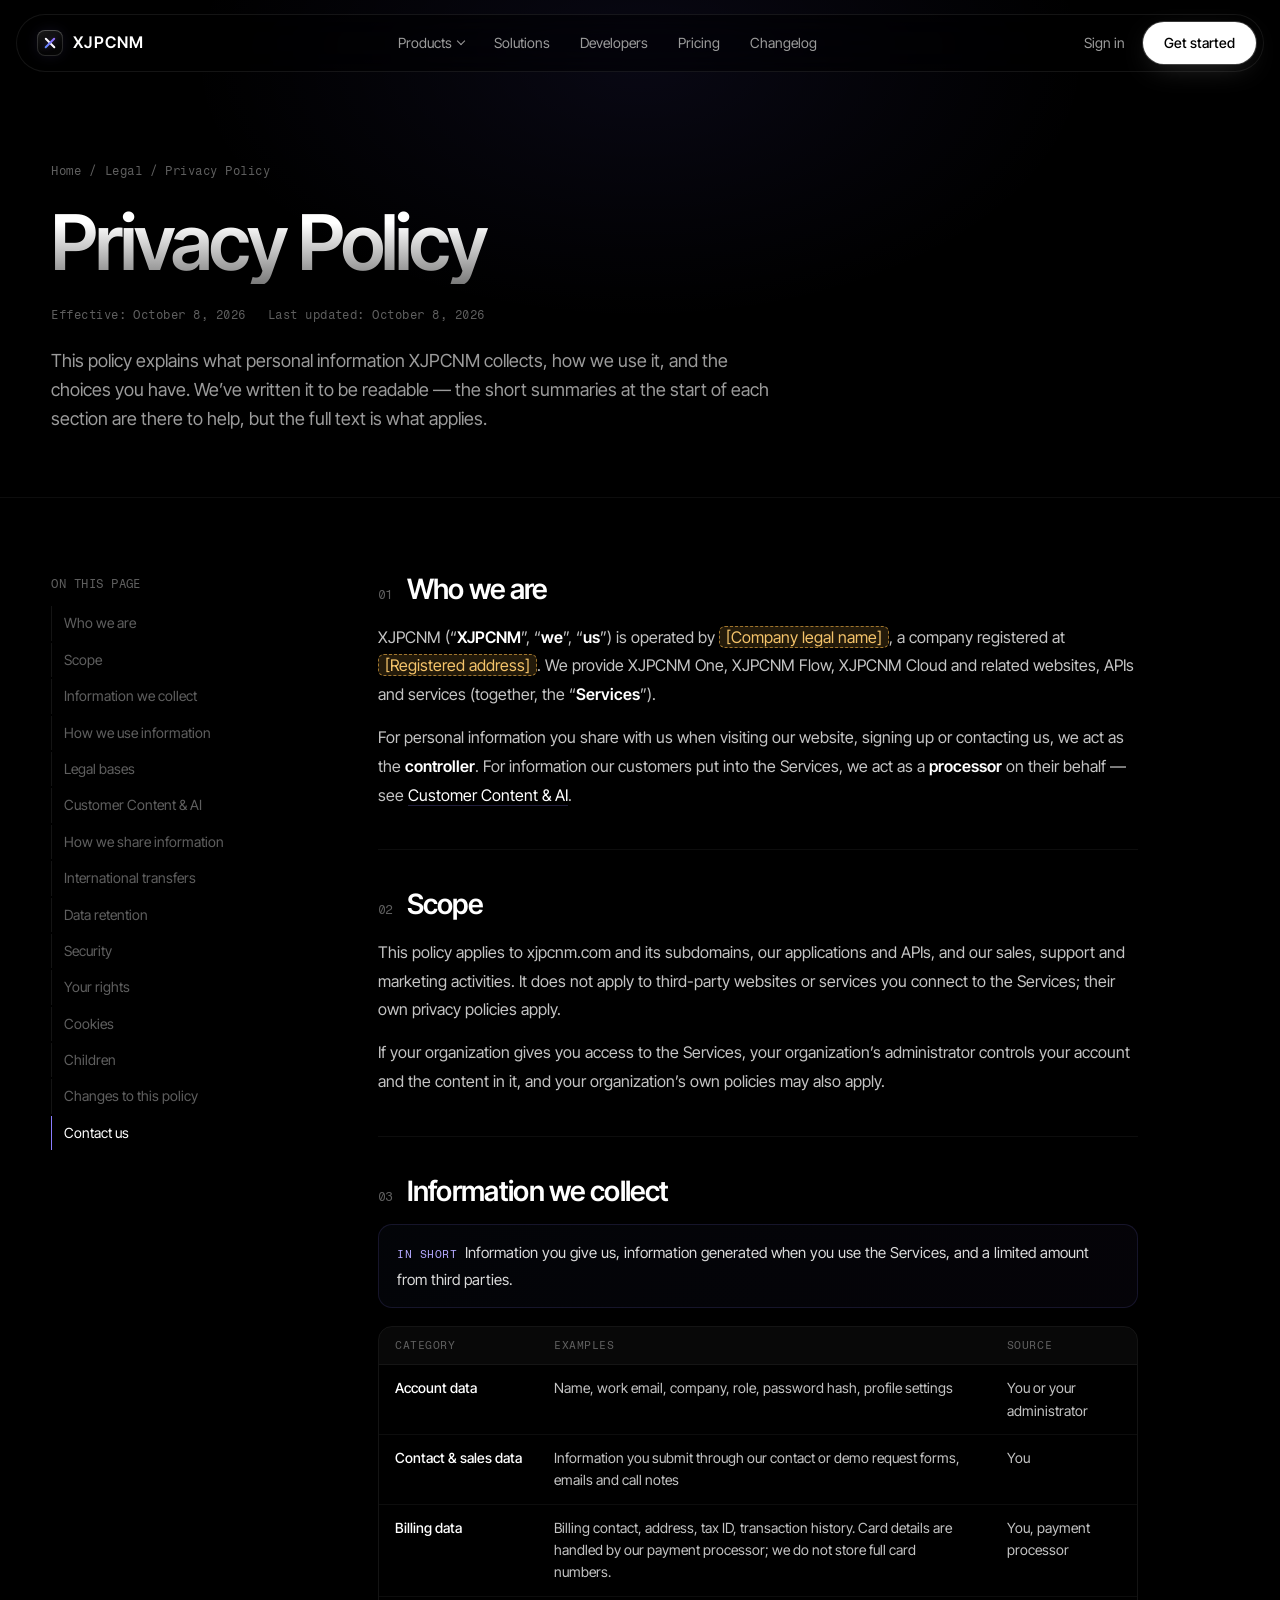
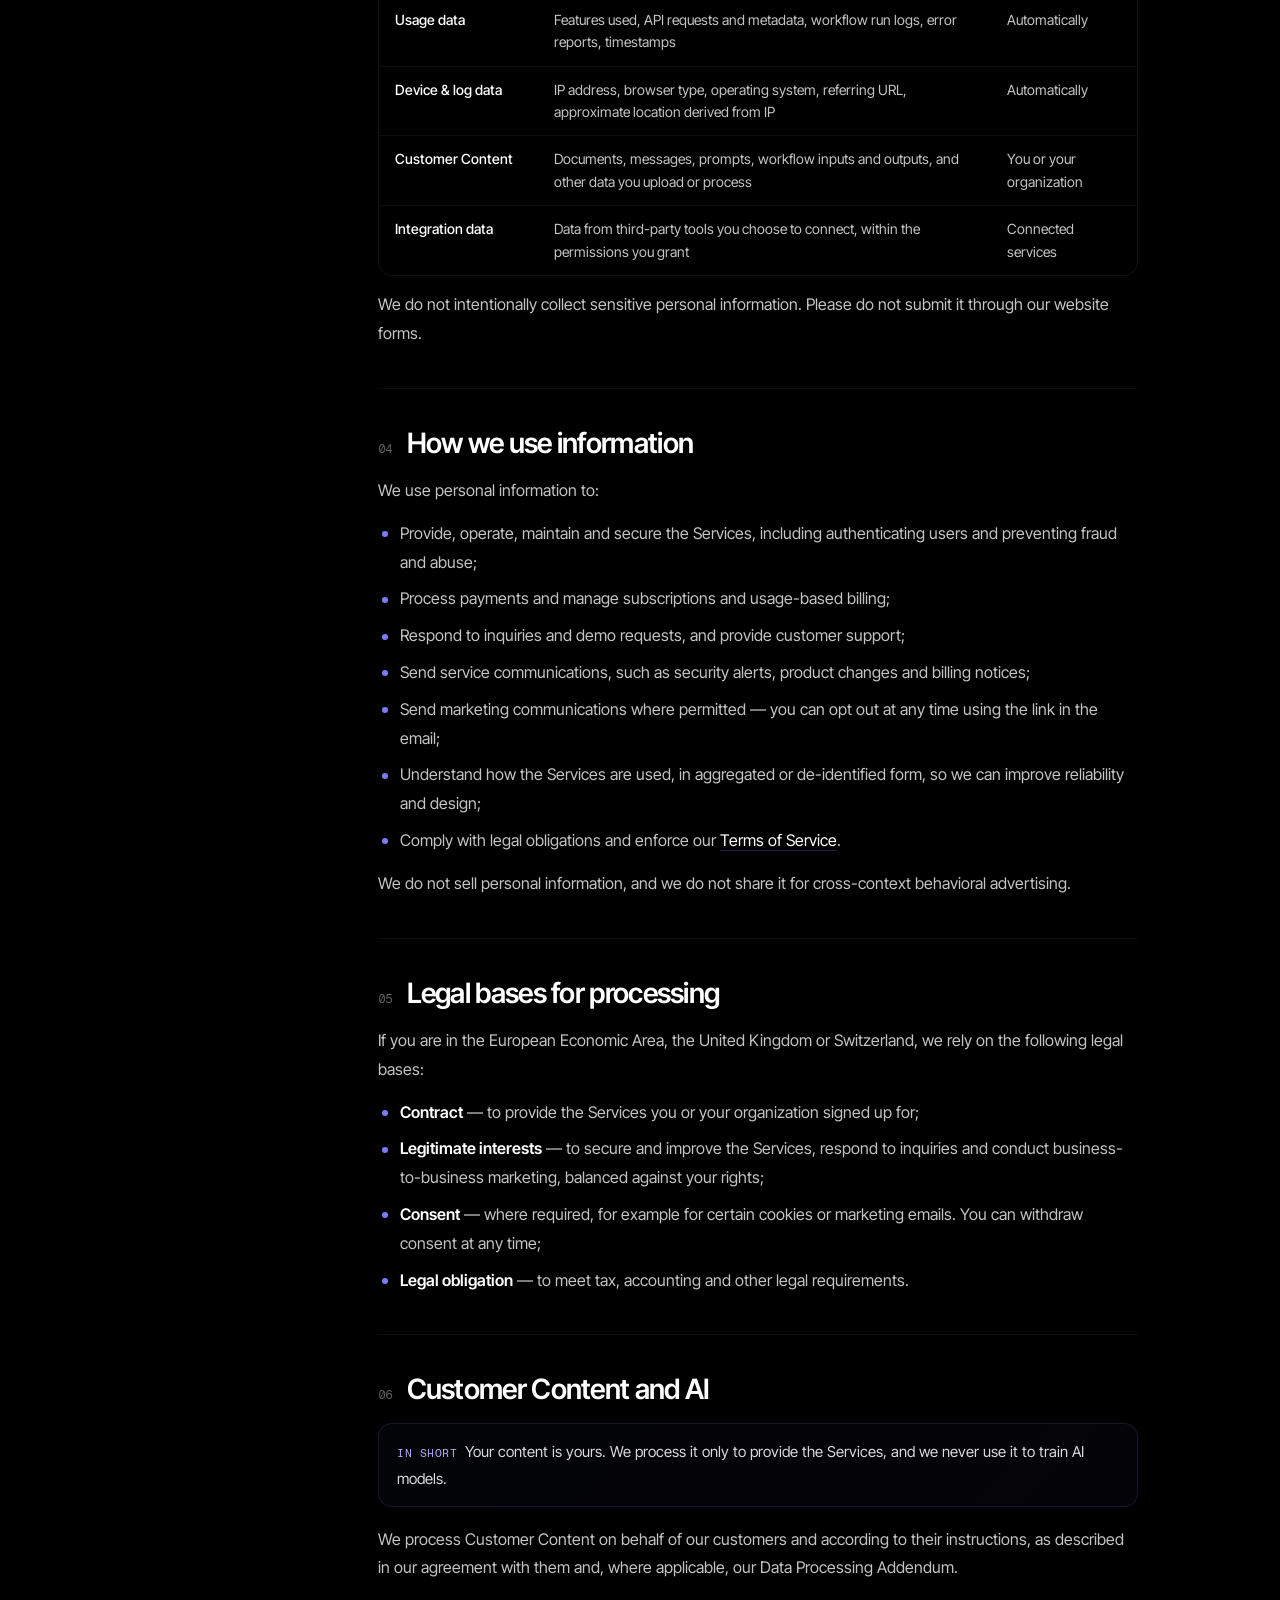
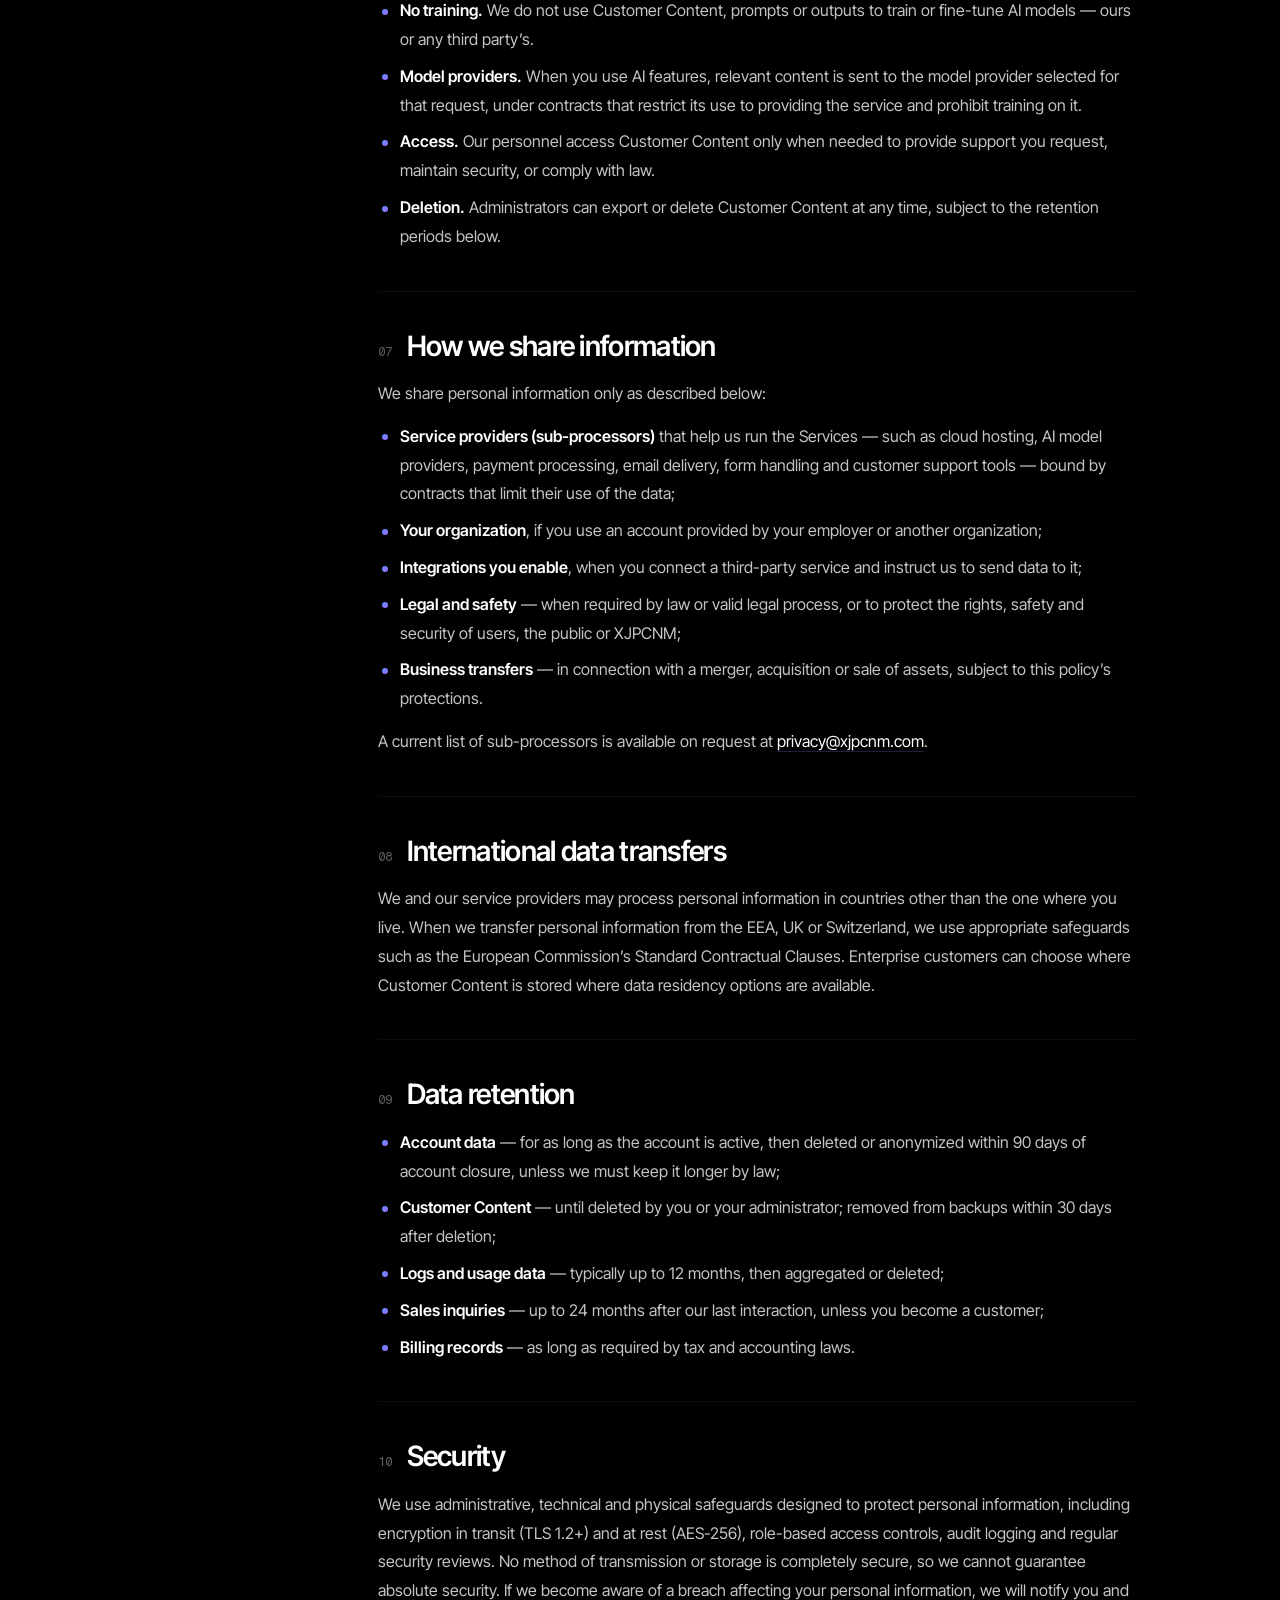
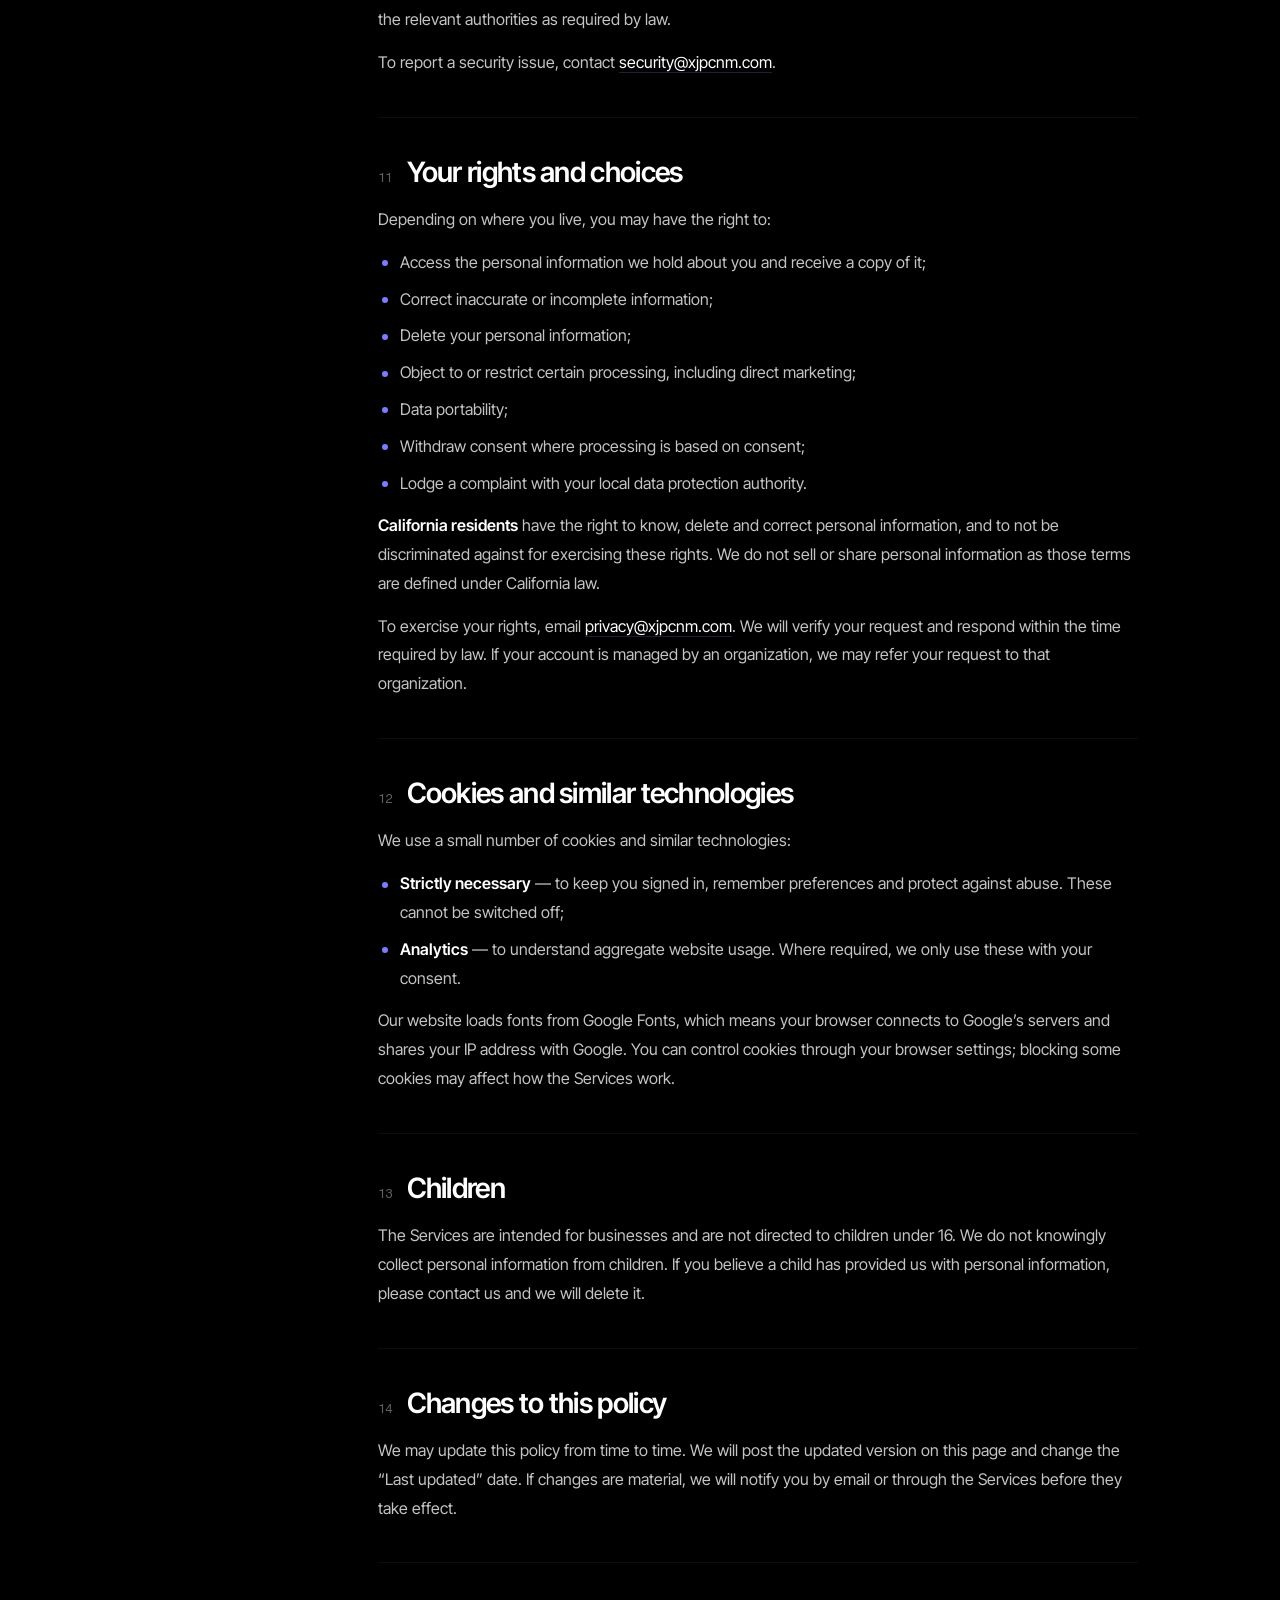
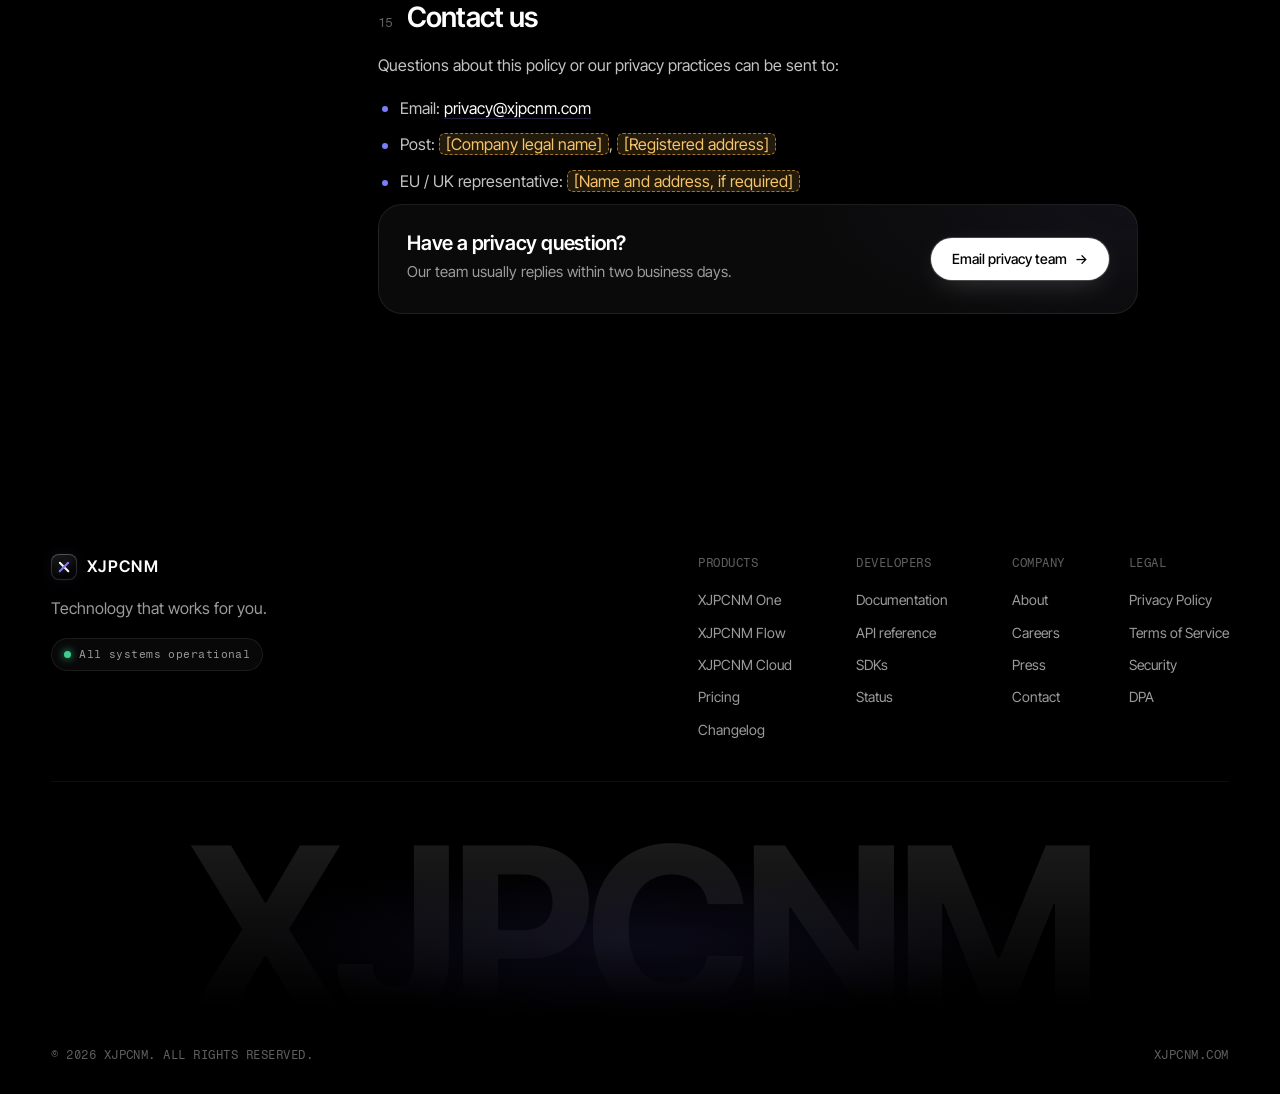
<file: privacy.html>
<!doctype html>
<html lang="en">
<head>
  <meta charset="utf-8">
  <meta name="viewport" content="width=device-width, initial-scale=1">
  <title>Privacy Policy — XJPCNM</title>
  <meta name="description" content="How XJPCNM collects, uses and protects personal information across One, Flow and Cloud.">
  <link rel="canonical" href="https://xjpcnm.com/privacy.html">
  <meta property="og:type" content="website">
  <meta property="og:site_name" content="XJPCNM">
  <meta property="og:title" content="Privacy Policy — XJPCNM">
  <meta property="og:description" content="How XJPCNM collects, uses and protects personal information across One, Flow and Cloud.">
  <meta name="theme-color" content="#000000">
  <link rel="icon" href="assets/favicon.svg" type="image/svg+xml">
  <link rel="preconnect" href="https://fonts.googleapis.com">
  <link rel="preconnect" href="https://fonts.gstatic.com" crossorigin>
  <link href="https://fonts.googleapis.com/css2?family=Inter+Tight:wght@300;400;500;600;700&family=Fragment+Mono&display=swap" rel="stylesheet">
  <link rel="stylesheet" href="styles.css">
</head>
<body>

  <a class="skip" href="#main">Skip to content</a>

  <!-- 顶部导航 -->
  <header class="nav" id="nav">
    <a href="index.html" class="logo" aria-label="XJPCNM home">
      <span class="logo-mark" aria-hidden="true"></span>XJPCNM
    </a>
    <nav class="nav-links" id="navLinks" aria-label="Main">
      <div class="nav-item has-menu">
        <a href="index.html#products" class="nav-trigger">Products <span class="caret" aria-hidden="true"></span></a>
        <div class="mega">
          <a href="index.html#products" class="mega-item">
            <span class="mega-icon i-one" aria-hidden="true"></span>
            <span><strong>XJPCNM One</strong><small>AI workspace for search, documents and writing</small></span>
          </a>
          <a href="index.html#products" class="mega-item">
            <span class="mega-icon i-flow" aria-hidden="true"></span>
            <span><strong>XJPCNM Flow</strong><small>Visual workflow automation with AI steps</small></span>
          </a>
          <a href="index.html#products" class="mega-item">
            <span class="mega-icon i-cloud" aria-hidden="true"></span>
            <span><strong>XJPCNM Cloud</strong><small>AI gateway, serverless jobs and observability</small></span>
          </a>
          <div class="mega-foot mono"><a href="index.html#platform">How the platform fits together →</a></div>
        </div>
      </div>
      <a href="index.html#solutions">Solutions</a>
      <a href="index.html#developers">Developers</a>
      <a href="index.html#pricing">Pricing</a>
      <a href="index.html#changelog">Changelog</a>
    </nav>
    <div class="nav-cta">
      <a href="index.html#contact" class="nav-signin hide-sm">Sign in</a>
      <a href="index.html#contact" class="btn btn-dark">Get started</a>
      <button class="menu-btn" id="menuBtn" aria-label="Open menu" aria-expanded="false" aria-controls="navLinks"><span></span><span></span></button>
    </div>
  </header>

  <main id="main">
    <header class="legal-hero">
      <nav class="crumbs mono" aria-label="Breadcrumb"><a href="index.html">Home</a><span>/</span><span>Legal</span><span>/</span><span>Privacy Policy</span></nav>
      <h1>Privacy Policy</h1>
      <div class="legal-meta mono"><span>Effective: October 8, 2026</span><span>Last updated: October 8, 2026</span></div>
      <p class="legal-lead">This policy explains what personal information XJPCNM collects, how we use it, and the choices you have. We’ve written it to be readable — the short summaries at the start of each section are there to help, but the full text is what applies.</p>
    </header>

    <div class="legal-wrap">
      <aside class="toc" aria-label="On this page">
        <p class="mono">On this page</p>
        <a href="#who-we-are">Who we are</a>
        <a href="#scope">Scope</a>
        <a href="#collect">Information we collect</a>
        <a href="#use">How we use information</a>
        <a href="#legal-bases">Legal bases</a>
        <a href="#customer-content">Customer Content &amp; AI</a>
        <a href="#sharing">How we share information</a>
        <a href="#transfers">International transfers</a>
        <a href="#retention">Data retention</a>
        <a href="#security">Security</a>
        <a href="#rights">Your rights</a>
        <a href="#cookies">Cookies</a>
        <a href="#children">Children</a>
        <a href="#changes">Changes to this policy</a>
        <a href="#contact">Contact us</a>
      </aside>

      <article class="legal">
        <section id="who-we-are">
          <h2><span class="n">01</span>Who we are</h2>
          <p>XJPCNM (“<strong>XJPCNM</strong>”, “<strong>we</strong>”, “<strong>us</strong>”) is operated by <em class="ph">[Company legal name]</em>, a company registered at <em class="ph">[Registered address]</em>. We provide XJPCNM One, XJPCNM Flow, XJPCNM Cloud and related websites, APIs and services (together, the “<strong>Services</strong>”).</p>
          <p>For personal information you share with us when visiting our website, signing up or contacting us, we act as the <strong>controller</strong>. For information our customers put into the Services, we act as a <strong>processor</strong> on their behalf — see <a href="#customer-content">Customer Content &amp; AI</a>.</p>
        </section>

        <section id="scope">
          <h2><span class="n">02</span>Scope</h2>
          <p>This policy applies to xjpcnm.com and its subdomains, our applications and APIs, and our sales, support and marketing activities. It does not apply to third-party websites or services you connect to the Services; their own privacy policies apply.</p>
          <p>If your organization gives you access to the Services, your organization’s administrator controls your account and the content in it, and your organization’s own policies may also apply.</p>
        </section>

        <section id="collect">
          <h2><span class="n">03</span>Information we collect</h2>
          <p class="short"><b>In short</b>Information you give us, information generated when you use the Services, and a limited amount from third parties.</p>
          <table>
            <thead><tr><th>Category</th><th>Examples</th><th>Source</th></tr></thead>
            <tbody>
              <tr><td>Account data</td><td>Name, work email, company, role, password hash, profile settings</td><td>You or your administrator</td></tr>
              <tr><td>Contact &amp; sales data</td><td>Information you submit through our contact or demo request forms, emails and call notes</td><td>You</td></tr>
              <tr><td>Billing data</td><td>Billing contact, address, tax ID, transaction history. Card details are handled by our payment processor; we do not store full card numbers.</td><td>You, payment processor</td></tr>
              <tr><td>Usage data</td><td>Features used, API requests and metadata, workflow run logs, error reports, timestamps</td><td>Automatically</td></tr>
              <tr><td>Device &amp; log data</td><td>IP address, browser type, operating system, referring URL, approximate location derived from IP</td><td>Automatically</td></tr>
              <tr><td>Customer Content</td><td>Documents, messages, prompts, workflow inputs and outputs, and other data you upload or process</td><td>You or your organization</td></tr>
              <tr><td>Integration data</td><td>Data from third-party tools you choose to connect, within the permissions you grant</td><td>Connected services</td></tr>
            </tbody>
          </table>
          <p>We do not intentionally collect sensitive personal information. Please do not submit it through our website forms.</p>
        </section>

        <section id="use">
          <h2><span class="n">04</span>How we use information</h2>
          <p>We use personal information to:</p>
          <ul>
            <li>Provide, operate, maintain and secure the Services, including authenticating users and preventing fraud and abuse;</li>
            <li>Process payments and manage subscriptions and usage-based billing;</li>
            <li>Respond to inquiries and demo requests, and provide customer support;</li>
            <li>Send service communications, such as security alerts, product changes and billing notices;</li>
            <li>Send marketing communications where permitted — you can opt out at any time using the link in the email;</li>
            <li>Understand how the Services are used, in aggregated or de-identified form, so we can improve reliability and design;</li>
            <li>Comply with legal obligations and enforce our <a href="terms.html">Terms of Service</a>.</li>
          </ul>
          <p>We do not sell personal information, and we do not share it for cross-context behavioral advertising.</p>
        </section>

        <section id="legal-bases">
          <h2><span class="n">05</span>Legal bases for processing</h2>
          <p>If you are in the European Economic Area, the United Kingdom or Switzerland, we rely on the following legal bases:</p>
          <ul>
            <li><strong>Contract</strong> — to provide the Services you or your organization signed up for;</li>
            <li><strong>Legitimate interests</strong> — to secure and improve the Services, respond to inquiries and conduct business-to-business marketing, balanced against your rights;</li>
            <li><strong>Consent</strong> — where required, for example for certain cookies or marketing emails. You can withdraw consent at any time;</li>
            <li><strong>Legal obligation</strong> — to meet tax, accounting and other legal requirements.</li>
          </ul>
        </section>

        <section id="customer-content">
          <h2><span class="n">06</span>Customer Content and AI</h2>
          <p class="short"><b>In short</b>Your content is yours. We process it only to provide the Services, and we never use it to train AI models.</p>
          <p>We process Customer Content on behalf of our customers and according to their instructions, as described in our agreement with them and, where applicable, our Data Processing Addendum.</p>
          <ul>
            <li><strong>No training.</strong> We do not use Customer Content, prompts or outputs to train or fine-tune AI models — ours or any third party’s.</li>
            <li><strong>Model providers.</strong> When you use AI features, relevant content is sent to the model provider selected for that request, under contracts that restrict its use to providing the service and prohibit training on it.</li>
            <li><strong>Access.</strong> Our personnel access Customer Content only when needed to provide support you request, maintain security, or comply with law.</li>
            <li><strong>Deletion.</strong> Administrators can export or delete Customer Content at any time, subject to the retention periods below.</li>
          </ul>
        </section>

        <section id="sharing">
          <h2><span class="n">07</span>How we share information</h2>
          <p>We share personal information only as described below:</p>
          <ul>
            <li><strong>Service providers (sub-processors)</strong> that help us run the Services — such as cloud hosting, AI model providers, payment processing, email delivery, form handling and customer support tools — bound by contracts that limit their use of the data;</li>
            <li><strong>Your organization</strong>, if you use an account provided by your employer or another organization;</li>
            <li><strong>Integrations you enable</strong>, when you connect a third-party service and instruct us to send data to it;</li>
            <li><strong>Legal and safety</strong> — when required by law or valid legal process, or to protect the rights, safety and security of users, the public or XJPCNM;</li>
            <li><strong>Business transfers</strong> — in connection with a merger, acquisition or sale of assets, subject to this policy’s protections.</li>
          </ul>
          <p>A current list of sub-processors is available on request at <a href="mailto:privacy@xjpcnm.com">privacy@xjpcnm.com</a>.</p>
        </section>

        <section id="transfers">
          <h2><span class="n">08</span>International data transfers</h2>
          <p>We and our service providers may process personal information in countries other than the one where you live. When we transfer personal information from the EEA, UK or Switzerland, we use appropriate safeguards such as the European Commission’s Standard Contractual Clauses. Enterprise customers can choose where Customer Content is stored where data residency options are available.</p>
        </section>

        <section id="retention">
          <h2><span class="n">09</span>Data retention</h2>
          <ul>
            <li><strong>Account data</strong> — for as long as the account is active, then deleted or anonymized within 90 days of account closure, unless we must keep it longer by law;</li>
            <li><strong>Customer Content</strong> — until deleted by you or your administrator; removed from backups within 30 days after deletion;</li>
            <li><strong>Logs and usage data</strong> — typically up to 12 months, then aggregated or deleted;</li>
            <li><strong>Sales inquiries</strong> — up to 24 months after our last interaction, unless you become a customer;</li>
            <li><strong>Billing records</strong> — as long as required by tax and accounting laws.</li>
          </ul>
        </section>

        <section id="security">
          <h2><span class="n">10</span>Security</h2>
          <p>We use administrative, technical and physical safeguards designed to protect personal information, including encryption in transit (TLS 1.2+) and at rest (AES-256), role-based access controls, audit logging and regular security reviews. No method of transmission or storage is completely secure, so we cannot guarantee absolute security. If we become aware of a breach affecting your personal information, we will notify you and the relevant authorities as required by law.</p>
          <p>To report a security issue, contact <a href="mailto:security@xjpcnm.com">security@xjpcnm.com</a>.</p>
        </section>

        <section id="rights">
          <h2><span class="n">11</span>Your rights and choices</h2>
          <p>Depending on where you live, you may have the right to:</p>
          <ul>
            <li>Access the personal information we hold about you and receive a copy of it;</li>
            <li>Correct inaccurate or incomplete information;</li>
            <li>Delete your personal information;</li>
            <li>Object to or restrict certain processing, including direct marketing;</li>
            <li>Data portability;</li>
            <li>Withdraw consent where processing is based on consent;</li>
            <li>Lodge a complaint with your local data protection authority.</li>
          </ul>
          <p><strong>California residents</strong> have the right to know, delete and correct personal information, and to not be discriminated against for exercising these rights. We do not sell or share personal information as those terms are defined under California law.</p>
          <p>To exercise your rights, email <a href="mailto:privacy@xjpcnm.com">privacy@xjpcnm.com</a>. We will verify your request and respond within the time required by law. If your account is managed by an organization, we may refer your request to that organization.</p>
        </section>

        <section id="cookies">
          <h2><span class="n">12</span>Cookies and similar technologies</h2>
          <p>We use a small number of cookies and similar technologies:</p>
          <ul>
            <li><strong>Strictly necessary</strong> — to keep you signed in, remember preferences and protect against abuse. These cannot be switched off;</li>
            <li><strong>Analytics</strong> — to understand aggregate website usage. Where required, we only use these with your consent.</li>
          </ul>
          <p>Our website loads fonts from Google Fonts, which means your browser connects to Google’s servers and shares your IP address with Google. You can control cookies through your browser settings; blocking some cookies may affect how the Services work.</p>
        </section>

        <section id="children">
          <h2><span class="n">13</span>Children</h2>
          <p>The Services are intended for businesses and are not directed to children under 16. We do not knowingly collect personal information from children. If you believe a child has provided us with personal information, please contact us and we will delete it.</p>
        </section>

        <section id="changes">
          <h2><span class="n">14</span>Changes to this policy</h2>
          <p>We may update this policy from time to time. We will post the updated version on this page and change the “Last updated” date. If changes are material, we will notify you by email or through the Services before they take effect.</p>
        </section>

        <section id="contact">
          <h2><span class="n">15</span>Contact us</h2>
          <p>Questions about this policy or our privacy practices can be sent to:</p>
          <ul>
            <li>Email: <a href="mailto:privacy@xjpcnm.com">privacy@xjpcnm.com</a></li>
            <li>Post: <em class="ph">[Company legal name]</em>, <em class="ph">[Registered address]</em></li>
            <li>EU / UK representative: <em class="ph">[Name and address, if required]</em></li>
          </ul>
          <div class="legal-cta">
            <div><h3>Have a privacy question?</h3><p>Our team usually replies within two business days.</p></div>
            <a href="mailto:privacy@xjpcnm.com" class="btn btn-dark">Email privacy team <span class="arrow">→</span></a>
          </div>
        </section>
      </article>
    </div>

  </main>

  <!-- 页脚 -->
  <footer class="footer">
    <div class="footer-top">
      <div class="footer-brand">
        <a href="index.html" class="logo"><span class="logo-mark" aria-hidden="true"></span>XJPCNM</a>
        <p class="footer-slogan">Technology that works for you.</p>
        <a href="#" class="status mono"><i></i>All systems operational</a>
      </div>
      <div class="footer-cols">
        <div><p class="mono">Products</p><a href="index.html#products">XJPCNM One</a><a href="index.html#products">XJPCNM Flow</a><a href="index.html#products">XJPCNM Cloud</a><a href="index.html#pricing">Pricing</a><a href="index.html#changelog">Changelog</a></div>
        <div><p class="mono">Developers</p><a href="index.html#developers">Documentation</a><a href="index.html#developers">API reference</a><a href="index.html#developers">SDKs</a><a href="#">Status</a></div>
        <div><p class="mono">Company</p><a href="index.html#about">About</a><a href="#">Careers</a><a href="#">Press</a><a href="index.html#contact">Contact</a></div>
        <div><p class="mono">Legal</p><a href="privacy.html">Privacy Policy</a><a href="terms.html">Terms of Service</a><a href="index.html#security">Security</a><a href="#">DPA</a></div>
      </div>
    </div>
    <div class="footer-word" aria-hidden="true">XJPCNM</div>
    <div class="footer-bottom mono">
      <span>© <span id="year">2026</span> XJPCNM. All rights reserved.</span>
      <span>xjpcnm.com</span>
    </div>
  </footer>

  <script src="main.js"></script>
</body>
</html>
</file>
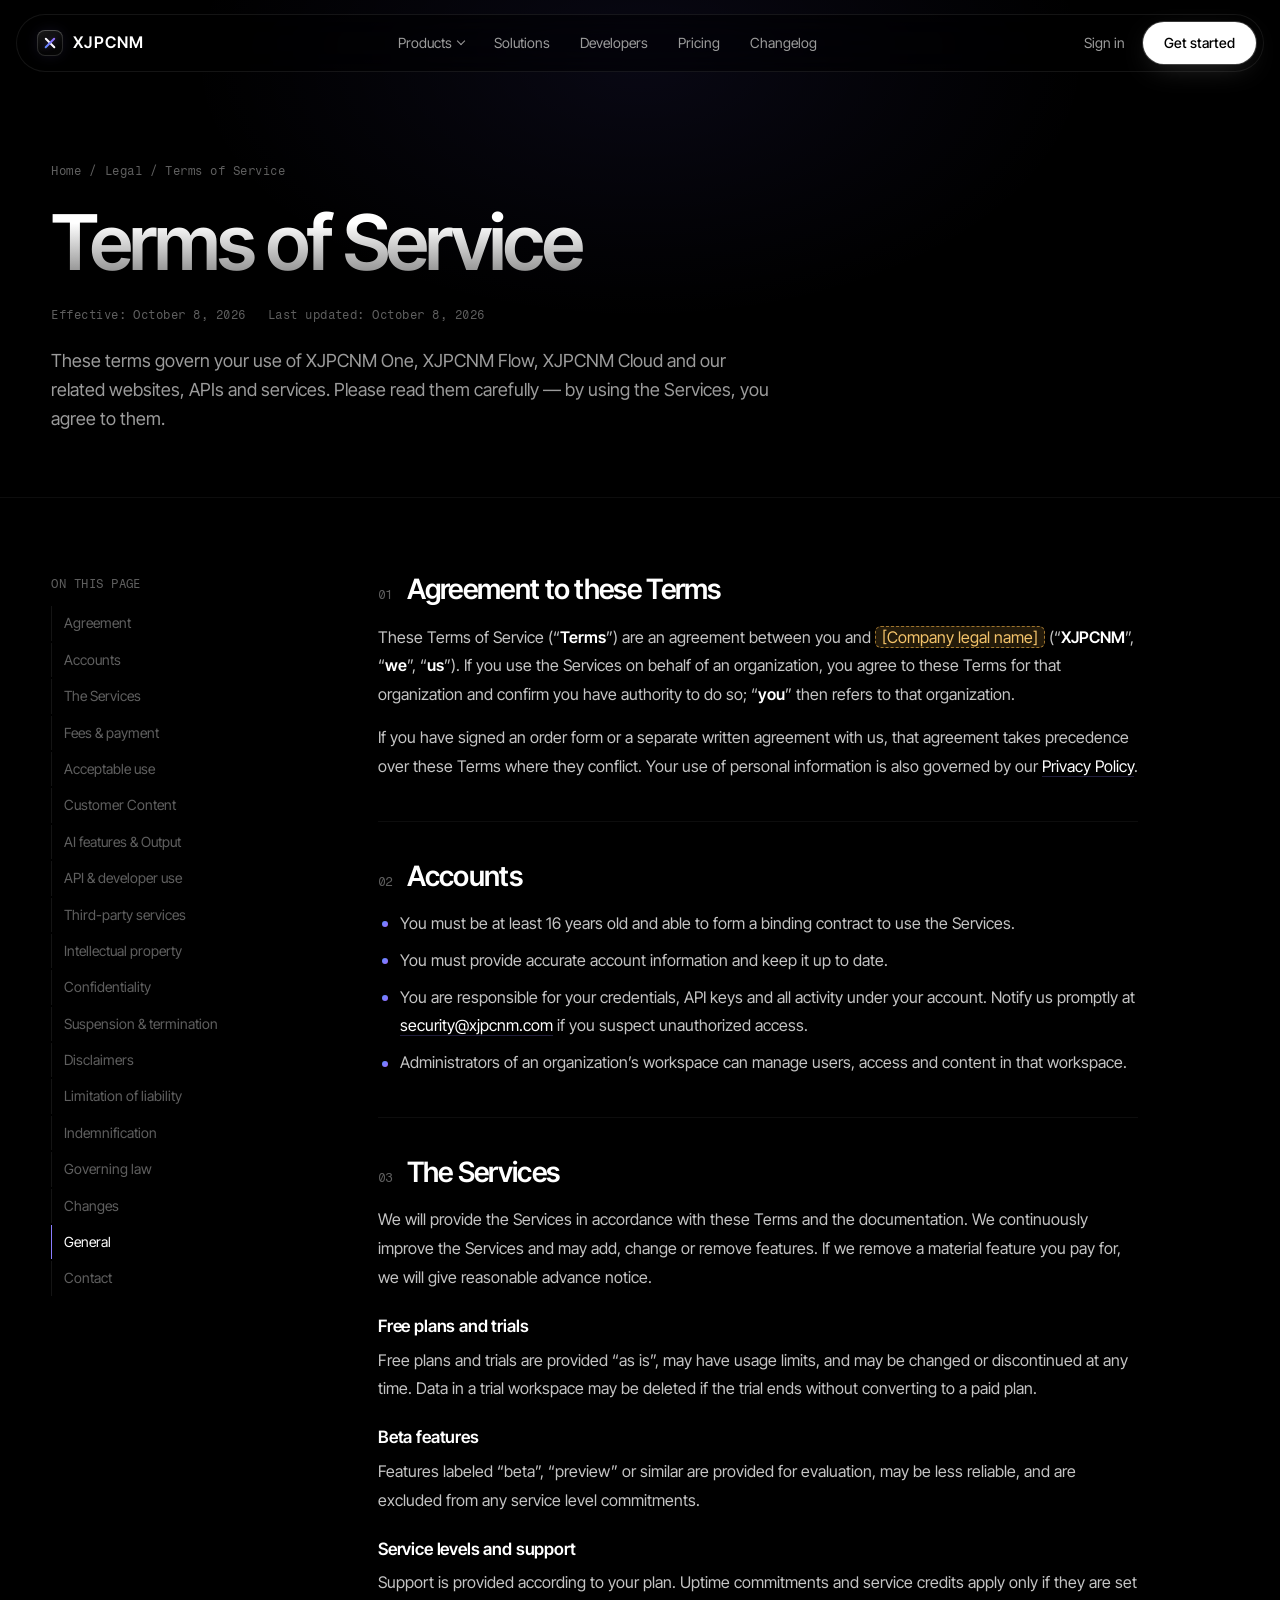
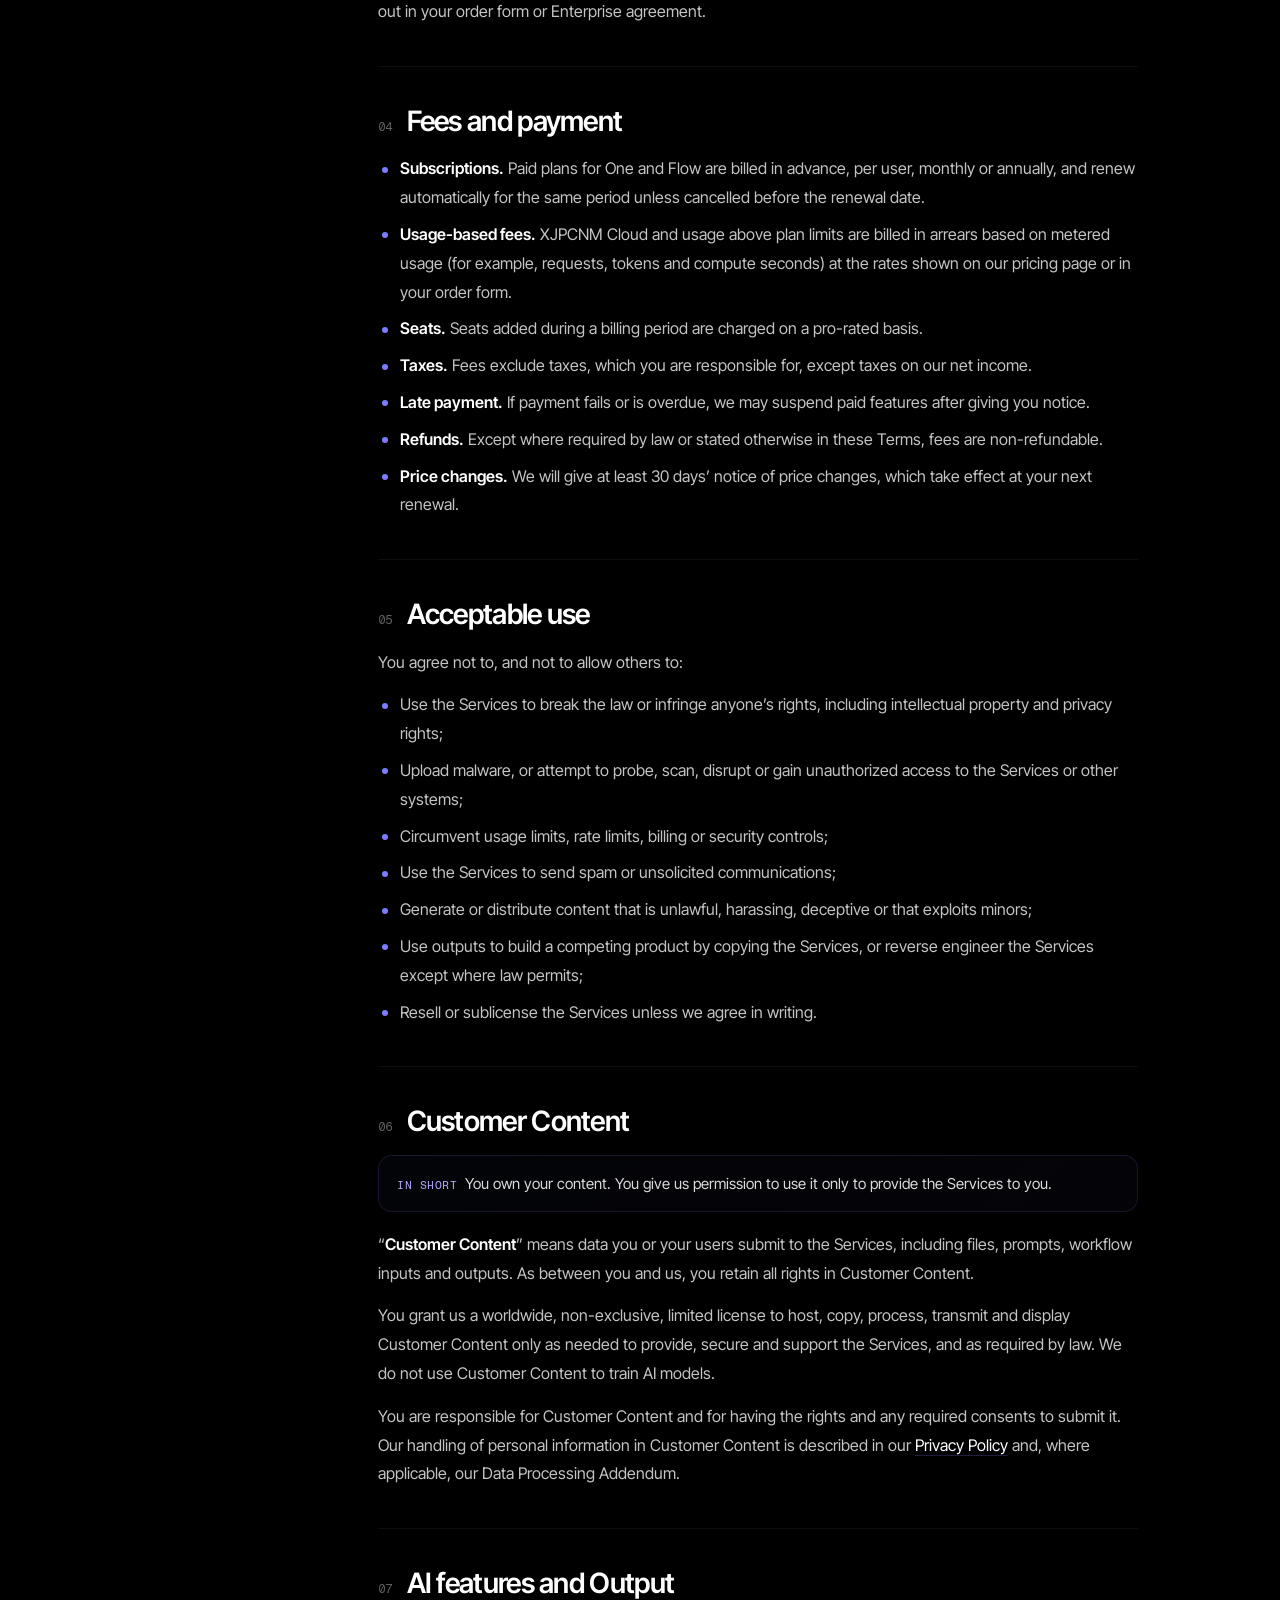
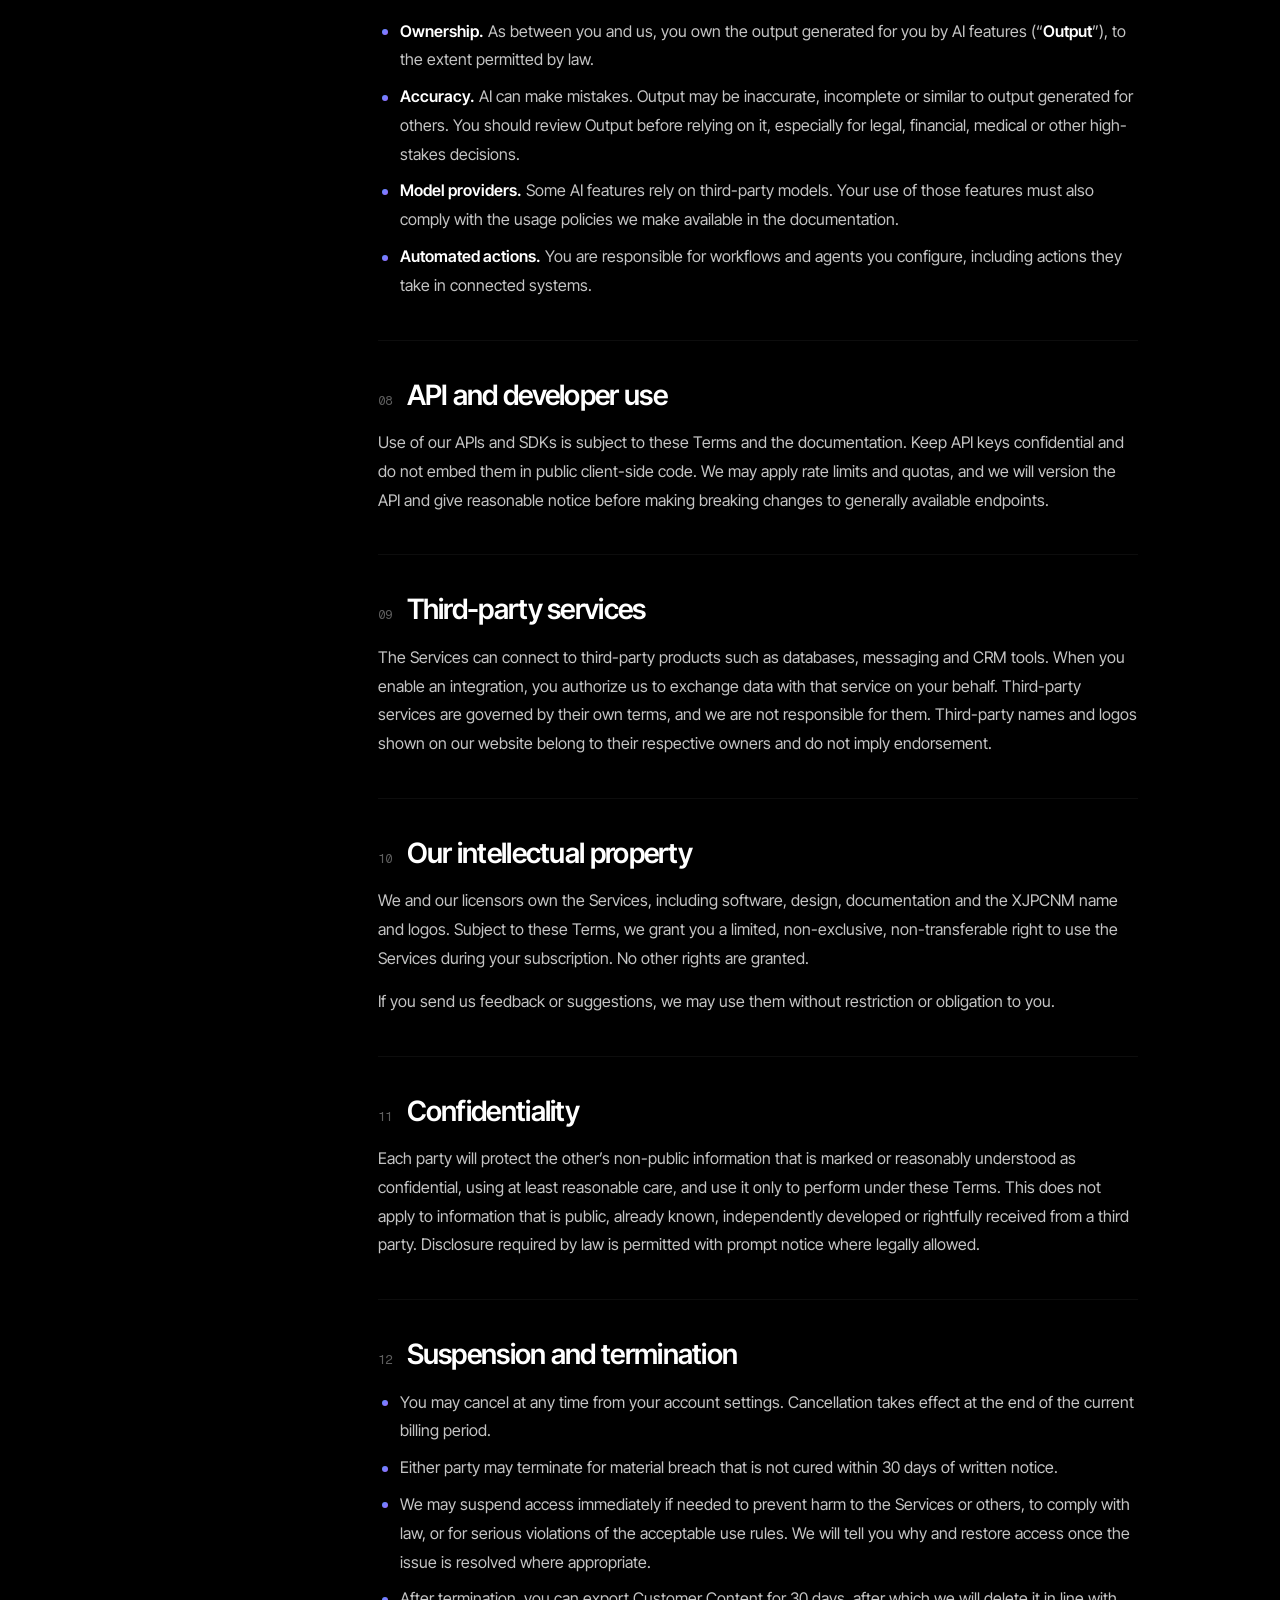
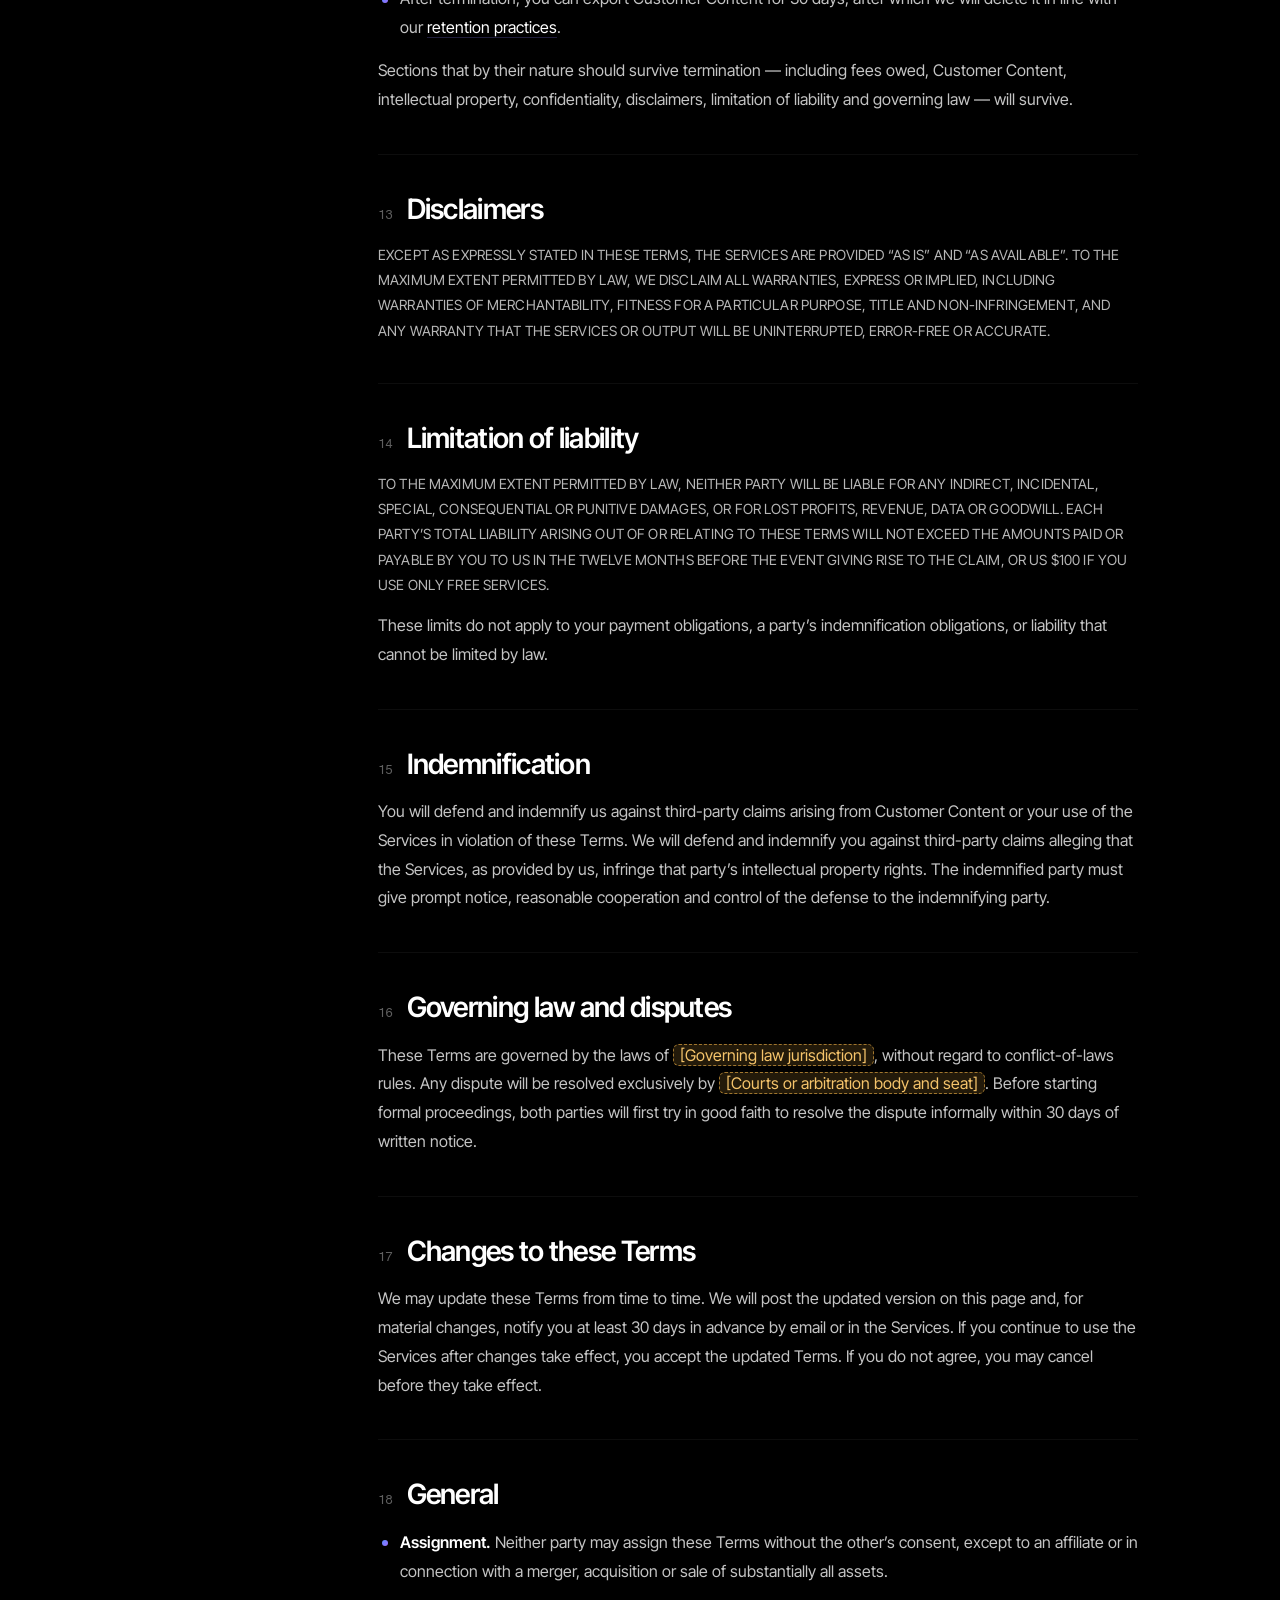
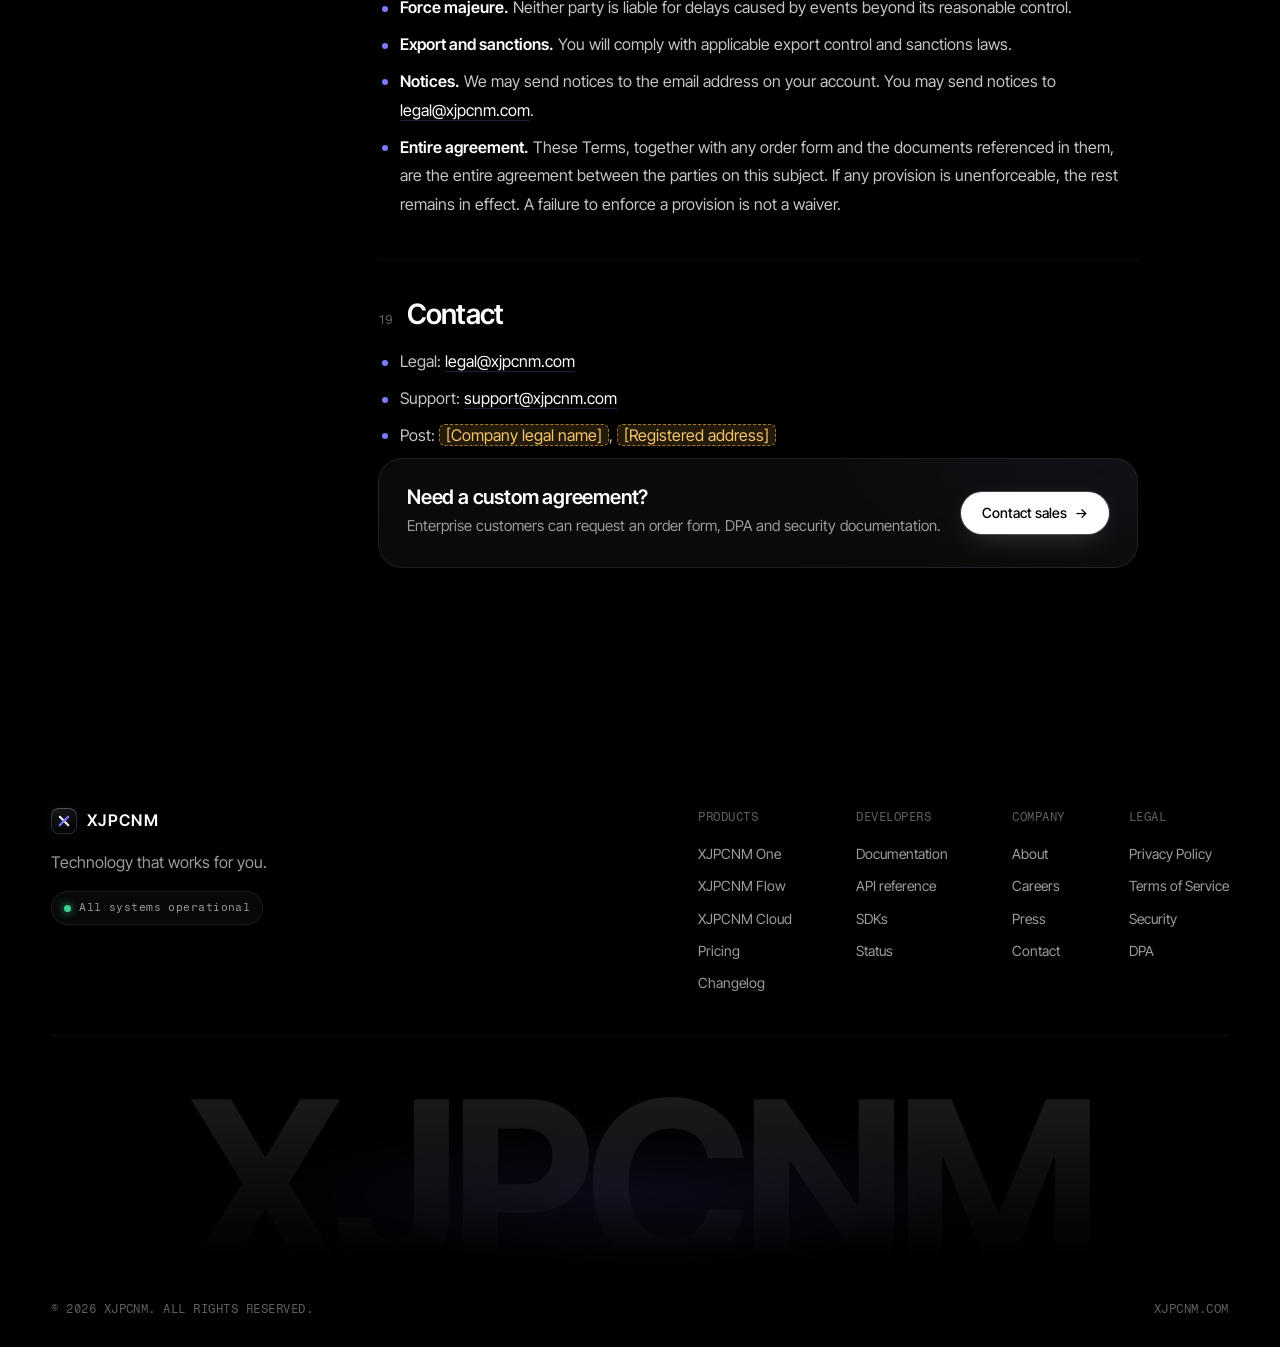
<file: terms.html>
<!doctype html>
<html lang="en">
<head>
  <meta charset="utf-8">
  <meta name="viewport" content="width=device-width, initial-scale=1">
  <title>Terms of Service — XJPCNM</title>
  <meta name="description" content="The terms that govern your use of XJPCNM One, XJPCNM Flow and XJPCNM Cloud.">
  <link rel="canonical" href="https://xjpcnm.com/terms.html">
  <meta property="og:type" content="website">
  <meta property="og:site_name" content="XJPCNM">
  <meta property="og:title" content="Terms of Service — XJPCNM">
  <meta property="og:description" content="The terms that govern your use of XJPCNM One, XJPCNM Flow and XJPCNM Cloud.">
  <meta name="theme-color" content="#000000">
  <link rel="icon" href="assets/favicon.svg" type="image/svg+xml">
  <link rel="preconnect" href="https://fonts.googleapis.com">
  <link rel="preconnect" href="https://fonts.gstatic.com" crossorigin>
  <link href="https://fonts.googleapis.com/css2?family=Inter+Tight:wght@300;400;500;600;700&family=Fragment+Mono&display=swap" rel="stylesheet">
  <link rel="stylesheet" href="styles.css">
</head>
<body>

  <a class="skip" href="#main">Skip to content</a>

  <!-- 顶部导航 -->
  <header class="nav" id="nav">
    <a href="index.html" class="logo" aria-label="XJPCNM home">
      <span class="logo-mark" aria-hidden="true"></span>XJPCNM
    </a>
    <nav class="nav-links" id="navLinks" aria-label="Main">
      <div class="nav-item has-menu">
        <a href="index.html#products" class="nav-trigger">Products <span class="caret" aria-hidden="true"></span></a>
        <div class="mega">
          <a href="index.html#products" class="mega-item">
            <span class="mega-icon i-one" aria-hidden="true"></span>
            <span><strong>XJPCNM One</strong><small>AI workspace for search, documents and writing</small></span>
          </a>
          <a href="index.html#products" class="mega-item">
            <span class="mega-icon i-flow" aria-hidden="true"></span>
            <span><strong>XJPCNM Flow</strong><small>Visual workflow automation with AI steps</small></span>
          </a>
          <a href="index.html#products" class="mega-item">
            <span class="mega-icon i-cloud" aria-hidden="true"></span>
            <span><strong>XJPCNM Cloud</strong><small>AI gateway, serverless jobs and observability</small></span>
          </a>
          <div class="mega-foot mono"><a href="index.html#platform">How the platform fits together →</a></div>
        </div>
      </div>
      <a href="index.html#solutions">Solutions</a>
      <a href="index.html#developers">Developers</a>
      <a href="index.html#pricing">Pricing</a>
      <a href="index.html#changelog">Changelog</a>
    </nav>
    <div class="nav-cta">
      <a href="index.html#contact" class="nav-signin hide-sm">Sign in</a>
      <a href="index.html#contact" class="btn btn-dark">Get started</a>
      <button class="menu-btn" id="menuBtn" aria-label="Open menu" aria-expanded="false" aria-controls="navLinks"><span></span><span></span></button>
    </div>
  </header>

  <main id="main">
    <header class="legal-hero">
      <nav class="crumbs mono" aria-label="Breadcrumb"><a href="index.html">Home</a><span>/</span><span>Legal</span><span>/</span><span>Terms of Service</span></nav>
      <h1>Terms of Service</h1>
      <div class="legal-meta mono"><span>Effective: October 8, 2026</span><span>Last updated: October 8, 2026</span></div>
      <p class="legal-lead">These terms govern your use of XJPCNM One, XJPCNM Flow, XJPCNM Cloud and our related websites, APIs and services. Please read them carefully — by using the Services, you agree to them.</p>
    </header>

    <div class="legal-wrap">
      <aside class="toc" aria-label="On this page">
        <p class="mono">On this page</p>
        <a href="#agreement">Agreement</a>
        <a href="#accounts">Accounts</a>
        <a href="#services">The Services</a>
        <a href="#fees">Fees &amp; payment</a>
        <a href="#acceptable-use">Acceptable use</a>
        <a href="#content">Customer Content</a>
        <a href="#ai">AI features &amp; Output</a>
        <a href="#api">API &amp; developer use</a>
        <a href="#third-party">Third-party services</a>
        <a href="#ip">Intellectual property</a>
        <a href="#confidentiality">Confidentiality</a>
        <a href="#termination">Suspension &amp; termination</a>
        <a href="#disclaimers">Disclaimers</a>
        <a href="#liability">Limitation of liability</a>
        <a href="#indemnity">Indemnification</a>
        <a href="#law">Governing law</a>
        <a href="#changes">Changes</a>
        <a href="#general">General</a>
        <a href="#contact">Contact</a>
      </aside>

      <article class="legal">
        <section id="agreement">
          <h2><span class="n">01</span>Agreement to these Terms</h2>
          <p>These Terms of Service (“<strong>Terms</strong>”) are an agreement between you and <em class="ph">[Company legal name]</em> (“<strong>XJPCNM</strong>”, “<strong>we</strong>”, “<strong>us</strong>”). If you use the Services on behalf of an organization, you agree to these Terms for that organization and confirm you have authority to do so; “<strong>you</strong>” then refers to that organization.</p>
          <p>If you have signed an order form or a separate written agreement with us, that agreement takes precedence over these Terms where they conflict. Your use of personal information is also governed by our <a href="privacy.html">Privacy Policy</a>.</p>
        </section>

        <section id="accounts">
          <h2><span class="n">02</span>Accounts</h2>
          <ul>
            <li>You must be at least 16 years old and able to form a binding contract to use the Services.</li>
            <li>You must provide accurate account information and keep it up to date.</li>
            <li>You are responsible for your credentials, API keys and all activity under your account. Notify us promptly at <a href="mailto:security@xjpcnm.com">security@xjpcnm.com</a> if you suspect unauthorized access.</li>
            <li>Administrators of an organization’s workspace can manage users, access and content in that workspace.</li>
          </ul>
        </section>

        <section id="services">
          <h2><span class="n">03</span>The Services</h2>
          <p>We will provide the Services in accordance with these Terms and the documentation. We continuously improve the Services and may add, change or remove features. If we remove a material feature you pay for, we will give reasonable advance notice.</p>
          <h3>Free plans and trials</h3>
          <p>Free plans and trials are provided “as is”, may have usage limits, and may be changed or discontinued at any time. Data in a trial workspace may be deleted if the trial ends without converting to a paid plan.</p>
          <h3>Beta features</h3>
          <p>Features labeled “beta”, “preview” or similar are provided for evaluation, may be less reliable, and are excluded from any service level commitments.</p>
          <h3>Service levels and support</h3>
          <p>Support is provided according to your plan. Uptime commitments and service credits apply only if they are set out in your order form or Enterprise agreement.</p>
        </section>

        <section id="fees">
          <h2><span class="n">04</span>Fees and payment</h2>
          <ul>
            <li><strong>Subscriptions.</strong> Paid plans for One and Flow are billed in advance, per user, monthly or annually, and renew automatically for the same period unless cancelled before the renewal date.</li>
            <li><strong>Usage-based fees.</strong> XJPCNM Cloud and usage above plan limits are billed in arrears based on metered usage (for example, requests, tokens and compute seconds) at the rates shown on our pricing page or in your order form.</li>
            <li><strong>Seats.</strong> Seats added during a billing period are charged on a pro-rated basis.</li>
            <li><strong>Taxes.</strong> Fees exclude taxes, which you are responsible for, except taxes on our net income.</li>
            <li><strong>Late payment.</strong> If payment fails or is overdue, we may suspend paid features after giving you notice.</li>
            <li><strong>Refunds.</strong> Except where required by law or stated otherwise in these Terms, fees are non-refundable.</li>
            <li><strong>Price changes.</strong> We will give at least 30 days’ notice of price changes, which take effect at your next renewal.</li>
          </ul>
        </section>

        <section id="acceptable-use">
          <h2><span class="n">05</span>Acceptable use</h2>
          <p>You agree not to, and not to allow others to:</p>
          <ul>
            <li>Use the Services to break the law or infringe anyone’s rights, including intellectual property and privacy rights;</li>
            <li>Upload malware, or attempt to probe, scan, disrupt or gain unauthorized access to the Services or other systems;</li>
            <li>Circumvent usage limits, rate limits, billing or security controls;</li>
            <li>Use the Services to send spam or unsolicited communications;</li>
            <li>Generate or distribute content that is unlawful, harassing, deceptive or that exploits minors;</li>
            <li>Use outputs to build a competing product by copying the Services, or reverse engineer the Services except where law permits;</li>
            <li>Resell or sublicense the Services unless we agree in writing.</li>
          </ul>
        </section>

        <section id="content">
          <h2><span class="n">06</span>Customer Content</h2>
          <p class="short"><b>In short</b>You own your content. You give us permission to use it only to provide the Services to you.</p>
          <p>“<strong>Customer Content</strong>” means data you or your users submit to the Services, including files, prompts, workflow inputs and outputs. As between you and us, you retain all rights in Customer Content.</p>
          <p>You grant us a worldwide, non-exclusive, limited license to host, copy, process, transmit and display Customer Content only as needed to provide, secure and support the Services, and as required by law. We do not use Customer Content to train AI models.</p>
          <p>You are responsible for Customer Content and for having the rights and any required consents to submit it. Our handling of personal information in Customer Content is described in our <a href="privacy.html">Privacy Policy</a> and, where applicable, our Data Processing Addendum.</p>
        </section>

        <section id="ai">
          <h2><span class="n">07</span>AI features and Output</h2>
          <ul>
            <li><strong>Ownership.</strong> As between you and us, you own the output generated for you by AI features (“<strong>Output</strong>”), to the extent permitted by law.</li>
            <li><strong>Accuracy.</strong> AI can make mistakes. Output may be inaccurate, incomplete or similar to output generated for others. You should review Output before relying on it, especially for legal, financial, medical or other high-stakes decisions.</li>
            <li><strong>Model providers.</strong> Some AI features rely on third-party models. Your use of those features must also comply with the usage policies we make available in the documentation.</li>
            <li><strong>Automated actions.</strong> You are responsible for workflows and agents you configure, including actions they take in connected systems.</li>
          </ul>
        </section>

        <section id="api">
          <h2><span class="n">08</span>API and developer use</h2>
          <p>Use of our APIs and SDKs is subject to these Terms and the documentation. Keep API keys confidential and do not embed them in public client-side code. We may apply rate limits and quotas, and we will version the API and give reasonable notice before making breaking changes to generally available endpoints.</p>
        </section>

        <section id="third-party">
          <h2><span class="n">09</span>Third-party services</h2>
          <p>The Services can connect to third-party products such as databases, messaging and CRM tools. When you enable an integration, you authorize us to exchange data with that service on your behalf. Third-party services are governed by their own terms, and we are not responsible for them. Third-party names and logos shown on our website belong to their respective owners and do not imply endorsement.</p>
        </section>

        <section id="ip">
          <h2><span class="n">10</span>Our intellectual property</h2>
          <p>We and our licensors own the Services, including software, design, documentation and the XJPCNM name and logos. Subject to these Terms, we grant you a limited, non-exclusive, non-transferable right to use the Services during your subscription. No other rights are granted.</p>
          <p>If you send us feedback or suggestions, we may use them without restriction or obligation to you.</p>
        </section>

        <section id="confidentiality">
          <h2><span class="n">11</span>Confidentiality</h2>
          <p>Each party will protect the other’s non-public information that is marked or reasonably understood as confidential, using at least reasonable care, and use it only to perform under these Terms. This does not apply to information that is public, already known, independently developed or rightfully received from a third party. Disclosure required by law is permitted with prompt notice where legally allowed.</p>
        </section>

        <section id="termination">
          <h2><span class="n">12</span>Suspension and termination</h2>
          <ul>
            <li>You may cancel at any time from your account settings. Cancellation takes effect at the end of the current billing period.</li>
            <li>Either party may terminate for material breach that is not cured within 30 days of written notice.</li>
            <li>We may suspend access immediately if needed to prevent harm to the Services or others, to comply with law, or for serious violations of the acceptable use rules. We will tell you why and restore access once the issue is resolved where appropriate.</li>
            <li>After termination, you can export Customer Content for 30 days, after which we will delete it in line with our <a href="privacy.html#retention">retention practices</a>.</li>
          </ul>
          <p>Sections that by their nature should survive termination — including fees owed, Customer Content, intellectual property, confidentiality, disclaimers, limitation of liability and governing law — will survive.</p>
        </section>

        <section id="disclaimers">
          <h2><span class="n">13</span>Disclaimers</h2>
          <p class="caps-note">Except as expressly stated in these Terms, the Services are provided “as is” and “as available”. To the maximum extent permitted by law, we disclaim all warranties, express or implied, including warranties of merchantability, fitness for a particular purpose, title and non-infringement, and any warranty that the Services or Output will be uninterrupted, error-free or accurate.</p>
        </section>

        <section id="liability">
          <h2><span class="n">14</span>Limitation of liability</h2>
          <p class="caps-note">To the maximum extent permitted by law, neither party will be liable for any indirect, incidental, special, consequential or punitive damages, or for lost profits, revenue, data or goodwill. Each party’s total liability arising out of or relating to these Terms will not exceed the amounts paid or payable by you to us in the twelve months before the event giving rise to the claim, or US $100 if you use only free Services.</p>
          <p>These limits do not apply to your payment obligations, a party’s indemnification obligations, or liability that cannot be limited by law.</p>
        </section>

        <section id="indemnity">
          <h2><span class="n">15</span>Indemnification</h2>
          <p>You will defend and indemnify us against third-party claims arising from Customer Content or your use of the Services in violation of these Terms. We will defend and indemnify you against third-party claims alleging that the Services, as provided by us, infringe that party’s intellectual property rights. The indemnified party must give prompt notice, reasonable cooperation and control of the defense to the indemnifying party.</p>
        </section>

        <section id="law">
          <h2><span class="n">16</span>Governing law and disputes</h2>
          <p>These Terms are governed by the laws of <em class="ph">[Governing law jurisdiction]</em>, without regard to conflict-of-laws rules. Any dispute will be resolved exclusively by <em class="ph">[Courts or arbitration body and seat]</em>. Before starting formal proceedings, both parties will first try in good faith to resolve the dispute informally within 30 days of written notice.</p>
        </section>

        <section id="changes">
          <h2><span class="n">17</span>Changes to these Terms</h2>
          <p>We may update these Terms from time to time. We will post the updated version on this page and, for material changes, notify you at least 30 days in advance by email or in the Services. If you continue to use the Services after changes take effect, you accept the updated Terms. If you do not agree, you may cancel before they take effect.</p>
        </section>

        <section id="general">
          <h2><span class="n">18</span>General</h2>
          <ul>
            <li><strong>Assignment.</strong> Neither party may assign these Terms without the other’s consent, except to an affiliate or in connection with a merger, acquisition or sale of substantially all assets.</li>
            <li><strong>Force majeure.</strong> Neither party is liable for delays caused by events beyond its reasonable control.</li>
            <li><strong>Export and sanctions.</strong> You will comply with applicable export control and sanctions laws.</li>
            <li><strong>Notices.</strong> We may send notices to the email address on your account. You may send notices to <a href="mailto:legal@xjpcnm.com">legal@xjpcnm.com</a>.</li>
            <li><strong>Entire agreement.</strong> These Terms, together with any order form and the documents referenced in them, are the entire agreement between the parties on this subject. If any provision is unenforceable, the rest remains in effect. A failure to enforce a provision is not a waiver.</li>
          </ul>
        </section>

        <section id="contact">
          <h2><span class="n">19</span>Contact</h2>
          <ul>
            <li>Legal: <a href="mailto:legal@xjpcnm.com">legal@xjpcnm.com</a></li>
            <li>Support: <a href="mailto:support@xjpcnm.com">support@xjpcnm.com</a></li>
            <li>Post: <em class="ph">[Company legal name]</em>, <em class="ph">[Registered address]</em></li>
          </ul>
          <div class="legal-cta">
            <div><h3>Need a custom agreement?</h3><p>Enterprise customers can request an order form, DPA and security documentation.</p></div>
            <a href="index.html#contact" class="btn btn-dark">Contact sales <span class="arrow">→</span></a>
          </div>
        </section>
      </article>
    </div>

  </main>

  <!-- 页脚 -->
  <footer class="footer">
    <div class="footer-top">
      <div class="footer-brand">
        <a href="index.html" class="logo"><span class="logo-mark" aria-hidden="true"></span>XJPCNM</a>
        <p class="footer-slogan">Technology that works for you.</p>
        <a href="#" class="status mono"><i></i>All systems operational</a>
      </div>
      <div class="footer-cols">
        <div><p class="mono">Products</p><a href="index.html#products">XJPCNM One</a><a href="index.html#products">XJPCNM Flow</a><a href="index.html#products">XJPCNM Cloud</a><a href="index.html#pricing">Pricing</a><a href="index.html#changelog">Changelog</a></div>
        <div><p class="mono">Developers</p><a href="index.html#developers">Documentation</a><a href="index.html#developers">API reference</a><a href="index.html#developers">SDKs</a><a href="#">Status</a></div>
        <div><p class="mono">Company</p><a href="index.html#about">About</a><a href="#">Careers</a><a href="#">Press</a><a href="index.html#contact">Contact</a></div>
        <div><p class="mono">Legal</p><a href="privacy.html">Privacy Policy</a><a href="terms.html">Terms of Service</a><a href="index.html#security">Security</a><a href="#">DPA</a></div>
      </div>
    </div>
    <div class="footer-word" aria-hidden="true">XJPCNM</div>
    <div class="footer-bottom mono">
      <span>© <span id="year">2026</span> XJPCNM. All rights reserved.</span>
      <span>xjpcnm.com</span>
    </div>
  </footer>

  <script src="main.js"></script>
</body>
</html>
</file>
<file: styles.css>
/* ==========================================================
   XJPCNM — Intelligent Computing Products
   风格：黑白极简 + 少量蓝紫色科技光效
   ========================================================== */

:root {
  --bg: #000000;
  --bg-2: #050505;
  --card: #0a0a0a;
  --card-2: #111111;
  --ink: #ffffff;
  --ink-2: #9b9b9b;
  --ink-3: #5f5f5f;
  --line: rgba(255,255,255,.08);
  --line-2: rgba(255,255,255,.05);
  --blue: #5b8cff;
  --violet: #9d6bff;
  --accent: #8a7dff;
  --grad: linear-gradient(135deg, #5b8cff 0%, #9d6bff 100%);
  --grad-text: linear-gradient(180deg, #ffffff 25%, #7a7a7a 100%);
  --ok: #3ccf8e;
  --warn: #f5b546;

  --radius: 24px;
  --pad: clamp(20px, 4vw, 56px);
  --max: 1280px;

  --font: "Inter Tight", "PingFang SC", "Hiragino Sans GB", "Microsoft YaHei", system-ui, sans-serif;
  --mono: "Fragment Mono", "JetBrains Mono", ui-monospace, "SFMono-Regular", Menlo, Consolas, monospace;
  --ease: cubic-bezier(.2, .8, .2, 1);
}

*, *::before, *::after { box-sizing: border-box; }
html { scroll-behavior: smooth; scroll-padding-top: 96px; -webkit-text-size-adjust: 100%; color-scheme: dark; }
body {
  margin: 0; background: var(--bg); color: var(--ink);
  font-family: var(--font); font-weight: 400; font-size: 16px; line-height: 1.6;
  -webkit-font-smoothing: antialiased; overflow-x: hidden;
}
a { color: inherit; text-decoration: none; }
button { font: inherit; color: inherit; }
h1, h2, h3, h4 { margin: 0; font-weight: 600; letter-spacing: -0.035em; line-height: 1.05; }
p { margin: 0; }
::selection { background: rgba(255,255,255,.22); color: #fff; }
:focus-visible { outline: 2px solid var(--accent); outline-offset: 3px; border-radius: 6px; }

.skip { position: absolute; left: -999px; top: 8px; z-index: 100; background: #fff; color: #000; padding: 10px 16px; border-radius: 999px; }
.skip:focus { left: 16px; }

.mono { font-family: var(--mono); font-size: 12px; letter-spacing: 0.04em; text-transform: uppercase; }
.label { display: inline-flex; align-items: center; gap: 8px; color: var(--ink-2); margin-bottom: 20px; }
.label::before { content: ""; width: 6px; height: 6px; border-radius: 50%; background: var(--grad); box-shadow: 0 0 10px var(--accent); }
.label.light { color: var(--ink-2); }
.label.center { display: flex; justify-content: center; }
.grad-text { background: var(--grad); -webkit-background-clip: text; background-clip: text; color: transparent; }

.link { display: inline-flex; align-items: center; gap: 6px; font-weight: 500; color: var(--ink); border-bottom: 1px solid rgba(255,255,255,.25); padding-bottom: 1px; transition: border-color .3s; }
.link:hover { border-color: var(--ink); }
.link .arrow, .btn .arrow { transition: transform .3s var(--ease); }
.link:hover .arrow, .btn:hover .arrow { transform: translateX(4px); }

/* ---------- 按钮 ---------- */
.btn {
  position: relative; display: inline-flex; align-items: center; justify-content: center; gap: 8px;
  height: 42px; padding: 0 20px; border-radius: 999px;
  font: 500 14px/1 var(--font); border: 1px solid transparent; cursor: pointer;
  transition: transform .3s var(--ease), background .3s, color .3s, border-color .3s, box-shadow .3s;
  white-space: nowrap;
}
.btn:hover { transform: translateY(-1px); }
.btn-lg { height: 50px; padding: 0 26px; font-size: 15px; }
/* 主按钮：白底黑字 */
.btn-dark { background: #fff; color: #000; box-shadow: 0 0 0 1px rgba(255,255,255,.2), 0 8px 30px -10px rgba(255,255,255,.25); }
.btn-dark:hover { box-shadow: 0 0 0 1px rgba(255,255,255,.3), 0 10px 40px -6px rgba(138,125,255,.34); }
/* 次按钮：透明描边 */
.btn-light, .btn-ghost, .btn-outline-light { background: rgba(255,255,255,.04); color: var(--ink); border-color: var(--line); }
.btn-light:hover, .btn-ghost:hover, .btn-outline-light:hover { border-color: rgba(255,255,255,.3); background: rgba(255,255,255,.07); }
/* 强调按钮：蓝紫渐变 */
.btn-lime { background: var(--grad); color: #fff; box-shadow: 0 8px 30px -8px rgba(110,110,255,.32), inset 0 1px 0 rgba(255,255,255,.25); }
.btn-lime:hover { box-shadow: 0 10px 40px -6px rgba(130,110,255,.40), inset 0 1px 0 rgba(255,255,255,.3); }

/* ---------- 导航 ---------- */
.nav {
  position: fixed; inset: 14px 16px auto; z-index: 50; max-width: var(--max); margin: 0 auto;
  display: flex; align-items: center; justify-content: space-between; gap: 16px;
  padding: 7px 7px 7px 20px; border-radius: 999px;
  background: rgba(0,0,0,.55); backdrop-filter: blur(18px) saturate(1.4); -webkit-backdrop-filter: blur(18px) saturate(1.4);
  border: 1px solid var(--line);
  transition: transform .4s var(--ease), box-shadow .4s, background .4s;
}
.nav.scrolled { background: rgba(0,0,0,.85); box-shadow: 0 10px 40px -12px rgba(0,0,0,.8); }
.nav.hidden { transform: translateY(-140%); }
.logo { display: inline-flex; align-items: center; gap: 10px; font-weight: 600; font-size: 16px; letter-spacing: 0.08em; }
/* Logo：黑色圆角方块 + X 形字标（一笔白色、一笔蓝紫发光） */
.logo-mark {
  width: 26px; height: 26px; border-radius: 8px; position: relative; flex: none;
  background: linear-gradient(160deg, #1a1a1a 0%, #050505 70%);
  box-shadow: inset 0 0 0 1px rgba(255,255,255,.14), inset 0 1px 0 rgba(255,255,255,.12), 0 0 16px -4px rgba(138,125,255,.22);
}
.logo-mark::before, .logo-mark::after {
  content: ""; position: absolute; left: 50%; top: 50%; width: 14px; height: 2.2px; border-radius: 2px;
}
.logo-mark::before { background: #fff; transform: translate(-50%, -50%) rotate(45deg); }
.logo-mark::after { background: var(--grad); transform: translate(-50%, -50%) rotate(-45deg); box-shadow: 0 0 6px rgba(157,107,255,.36); }
.logo:hover .logo-mark::after { box-shadow: 0 0 10px rgba(157,107,255,.40); }
.nav-links { display: flex; align-items: center; gap: 2px; font-size: 14px; font-weight: 400; }
.nav-links > a, .nav-trigger { display: inline-flex; align-items: center; gap: 6px; padding: 8px 14px; border-radius: 999px; color: var(--ink-2); transition: color .2s, background .2s; }
.nav-links > a:hover, .nav-item:hover .nav-trigger, .nav-item:focus-within .nav-trigger { color: var(--ink); background: rgba(255,255,255,.06); }
.caret { width: 6px; height: 6px; border-right: 1.5px solid currentColor; border-bottom: 1.5px solid currentColor; transform: translateY(-2px) rotate(45deg); transition: transform .3s var(--ease); }
.nav-item { position: relative; }
.nav-item:hover .caret, .nav-item:focus-within .caret { transform: translateY(1px) rotate(225deg); }
.mega {
  position: absolute; top: calc(100% + 14px); left: -20px; width: 400px; padding: 8px;
  background: rgba(8,8,8,.97); border-radius: 20px; border: 1px solid var(--line);
  box-shadow: 0 30px 80px -20px rgba(0,0,0,.9), 0 0 0 1px rgba(255,255,255,.02);
  backdrop-filter: blur(20px); -webkit-backdrop-filter: blur(20px);
  opacity: 0; visibility: hidden; transform: translateY(-6px); transition: all .25s var(--ease);
}
.mega::before { content: ""; position: absolute; left: 0; right: 0; top: -16px; height: 16px; }
.nav-item:hover .mega, .nav-item:focus-within .mega { opacity: 1; visibility: visible; transform: none; }
.mega-item { display: flex; gap: 14px; align-items: center; padding: 12px; border-radius: 14px; transition: background .2s; }
.mega-item:hover { background: rgba(255,255,255,.05); }
.mega-item strong { display: block; font-weight: 500; font-size: 15px; }
.mega-item small { color: var(--ink-3); font-size: 13px; }
.mega-foot { padding: 12px 12px 6px; border-top: 1px solid var(--line-2); margin-top: 6px; color: var(--ink-2); text-transform: none; }
.mega-foot a:hover { color: var(--ink); }

/* 产品图标 */
.mega-icon { flex: none; width: 40px; height: 40px; border-radius: 12px; position: relative; display: inline-block; background: var(--card-2); border: 1px solid var(--line); }
.i-one::after { content: ""; position: absolute; inset: 11px; border-radius: 50%; border: 2px solid #fff; box-shadow: 0 0 10px var(--violet), inset 0 0 6px var(--violet); }
.i-flow::before, .i-flow::after { content: ""; position: absolute; width: 9px; height: 9px; border-radius: 3px; background: #fff; }
.i-flow::before { left: 9px; top: 9px; }
.i-flow::after { right: 9px; bottom: 9px; background: var(--blue); box-shadow: 0 0 10px var(--blue); }
.i-cloud::after { content: ""; position: absolute; left: 9px; right: 9px; top: 16px; height: 8px; border-radius: 8px; background: var(--grad); box-shadow: 0 -7px 0 -2px #fff, 0 0 12px var(--accent); }

.nav-cta { display: flex; gap: 4px; align-items: center; }
.nav-signin { padding: 8px 14px; font-size: 14px; color: var(--ink-2); }
.nav-signin:hover { color: var(--ink); }
.menu-btn { display: none; width: 42px; height: 42px; border-radius: 50%; border: 1px solid var(--line); background: rgba(255,255,255,.05); cursor: pointer; position: relative; }
.menu-btn span { position: absolute; left: 13px; right: 13px; height: 1.5px; background: #fff; transition: transform .3s var(--ease); }
.menu-btn span:first-child { top: 17px; }
.menu-btn span:last-child { top: 24px; }
.menu-btn[aria-expanded="true"] span:first-child { transform: translateY(3.5px) rotate(45deg); }
.menu-btn[aria-expanded="true"] span:last-child { transform: translateY(-3.5px) rotate(-45deg); }

/* ---------- Hero ---------- */
.hero { position: relative; padding: clamp(140px, 19vh, 190px) var(--pad) 40px; overflow: hidden; }
.hero-bg { position: absolute; inset: 0; pointer-events: none; z-index: 0; }
#waves { position: absolute; left: 0; right: 0; top: 0; width: 100%; height: 100%; opacity: .9; }
.hero-grid {
  position: absolute; inset: 0;
  background-image: linear-gradient(rgba(255,255,255,.03) 1px, transparent 1px), linear-gradient(90deg, rgba(255,255,255,.03) 1px, transparent 1px);
  background-size: 64px 64px; background-position: center top;
  mask-image: radial-gradient(ellipse 60% 45% at 50% 25%, #000 30%, transparent 75%);
  -webkit-mask-image: radial-gradient(ellipse 60% 45% at 50% 25%, #000 30%, transparent 75%);
}
.hero-glow {
  position: absolute; left: 50%; top: -260px; width: 1100px; height: 700px; transform: translateX(-50%);
  background: radial-gradient(closest-side, rgba(110,100,255,.11), rgba(91,140,255,.04) 55%, transparent);
  filter: blur(20px);
}
.hero-inner { position: relative; z-index: 1; max-width: 960px; margin: 0 auto; text-align: center; display: flex; flex-direction: column; align-items: center; }
.announce {
  display: inline-flex; align-items: center; gap: 10px; margin-bottom: 30px;
  padding: 5px 14px 5px 5px; border-radius: 999px; background: rgba(255,255,255,.04); border: 1px solid var(--line);
  font-size: 13px; color: var(--ink-2); transition: border-color .3s, color .3s;
  box-shadow: inset 0 1px 0 rgba(255,255,255,.05);
}
.announce:hover { border-color: rgba(255,255,255,.25); color: var(--ink); }
.announce .arrow { transition: transform .3s var(--ease); }
.announce:hover .arrow { transform: translateX(3px); }
.announce-tag { background: var(--grad); color: #fff; padding: 4px 10px; border-radius: 999px; font-size: 10px; box-shadow: 0 0 14px rgba(138,125,255,.24); }
.hero-title { font-size: clamp(42px, 8vw, 116px); font-weight: 600; letter-spacing: -0.042em; line-height: 1; }
.hero-title .dim { background: var(--grad-text); -webkit-background-clip: text; background-clip: text; color: transparent; }
.hero-sub { max-width: 620px; margin-top: 28px; font-size: clamp(16px, 1.3vw, 19px); color: var(--ink-2); }
.hero-cta { display: flex; flex-direction: column; gap: 14px; align-items: center; margin-top: 36px; }
.hero-actions { display: flex; gap: 12px; flex-wrap: wrap; justify-content: center; }
.hero-note { color: var(--ink-3); text-transform: none; }

/* ---------- 产品展示 ---------- */
.showcase { position: relative; z-index: 1; max-width: var(--max); margin: clamp(64px, 8vw, 110px) auto 0; display: flex; flex-direction: column; align-items: center; }
.horizon {
  position: absolute; left: 50%; top: 10px; width: 150%; aspect-ratio: 1; transform: translateX(-50%);
  border-radius: 50%; pointer-events: none; z-index: -1;
  border-top: 1px solid rgba(255,255,255,.7);
  box-shadow: 0 -4px 40px 0 rgba(140,130,255,.28), 0 -20px 120px 10px rgba(110,100,255,.14), inset 0 40px 100px -20px rgba(110,110,255,.18);
  mask-image: linear-gradient(180deg, #000 0, #000 10%, transparent 26%);
  -webkit-mask-image: linear-gradient(180deg, #000 0, #000 10%, transparent 26%);
}
.seg { position: relative; display: inline-flex; padding: 4px; background: rgba(255,255,255,.04); border-radius: 999px; border: 1px solid var(--line); margin-bottom: 20px; backdrop-filter: blur(10px); }
.seg button { position: relative; z-index: 1; border: 0; background: none; padding: 8px 22px; border-radius: 999px; cursor: pointer; font-size: 14px; font-weight: 500; color: var(--ink-2); transition: color .3s; }
.seg button[aria-selected="true"] { color: #000; }
.seg-ind { position: absolute; top: 4px; bottom: 4px; left: 4px; border-radius: 999px; background: #fff; transition: transform .4s var(--ease), width .4s var(--ease); }
.stage {
  position: relative; width: 100%; border-radius: calc(var(--radius) + 6px); padding: clamp(8px, 1.2vw, 14px);
  background: linear-gradient(180deg, rgba(255,255,255,.05), rgba(255,255,255,.01));
  border: 1px solid var(--line);
  box-shadow: 0 0 0 1px rgba(0,0,0,.6), 0 50px 120px -40px rgba(110,100,255,.18);
}
.stage::before {
  content: ""; position: absolute; left: 10%; right: 10%; top: -1px; height: 1px;
  background: linear-gradient(90deg, transparent, rgba(160,150,255,.36), transparent);
}
.app { background: #050505; border-radius: var(--radius); overflow: hidden; border: 1px solid var(--line-2); }
.app-bar { display: flex; align-items: center; gap: 6px; padding: 12px 16px; border-bottom: 1px solid var(--line-2); }
.app-bar > i { width: 10px; height: 10px; border-radius: 50%; background: #262626; }
.app-url { margin-left: 14px; padding: 5px 12px; border-radius: 8px; background: rgba(255,255,255,.04); color: var(--ink-3); text-transform: none; font-size: 11px; }
.app-user { margin-left: auto; width: 26px; height: 26px; border-radius: 50%; background: var(--grad); color: #fff; font: 600 10px/26px var(--font); text-align: center; }
.panel { min-height: 440px; animation: fade .5s var(--ease); }
.panel[hidden] { display: none; }

/* One 面板 */
.pv-one { display: grid; grid-template-columns: 170px 1fr 230px; min-height: 440px; font-size: 13px; }
.side { border-right: 1px solid var(--line-2); padding: 16px 10px; display: flex; flex-direction: column; gap: 2px; background: #030303; }
.side .mono { color: var(--ink-3); font-size: 10px; padding: 10px 10px 6px; }
.side .mono:first-child { padding-top: 0; color: var(--ink); }
.side span { padding: 7px 10px; border-radius: 8px; color: var(--ink-2); }
.side .active { background: rgba(255,255,255,.08); color: #fff; box-shadow: inset 2px 0 0 var(--accent); }
.chat { padding: 20px; display: flex; flex-direction: column; gap: 12px; }
.msg { padding: 12px 16px; border-radius: 16px; max-width: 88%; line-height: 1.55; }
.msg.user { align-self: flex-end; background: #fff; color: #000; border-bottom-right-radius: 4px; }
.msg.ai { background: var(--card-2); border: 1px solid var(--line-2); border-bottom-left-radius: 4px; display: grid; gap: 6px; color: #d6d6d6; }
.msg.ai b { font-weight: 600; color: #fff; }
.msg-actions { display: flex; gap: 6px; margin-top: 6px; text-transform: none; font-size: 10px; }
.msg-actions span { white-space: nowrap; padding: 4px 9px; border-radius: 999px; border: 1px solid var(--line); color: var(--ink-2); }
.cite { display: inline-grid; place-items: center; min-width: 17px; height: 17px; padding: 0 4px; font: 10px var(--mono); color: #fff; background: rgba(138,125,255,.10); border: 1px solid rgba(138,125,255,.24); border-radius: 5px; vertical-align: 1px; }
.input { margin-top: auto; display: flex; justify-content: space-between; align-items: center; border: 1px solid var(--line); border-radius: 999px; padding: 6px 6px 6px 16px; color: var(--ink-3); background: rgba(255,255,255,.02); }
.input i { font-style: normal; width: 30px; height: 30px; border-radius: 50%; background: #fff; color: #000; display: grid; place-items: center; }
.sources { border-left: 1px solid var(--line-2); padding: 16px; display: flex; flex-direction: column; gap: 10px; }
.sources > .mono { color: var(--ink-3); font-size: 10px; }
.src { display: flex; gap: 10px; align-items: flex-start; padding: 10px; border-radius: 12px; border: 1px solid var(--line-2); background: rgba(255,255,255,.02); }
.src b { display: block; font-weight: 500; font-size: 12px; word-break: break-word; }
.src small { color: var(--ink-3); font-size: 11px; }

/* Flow 面板 */
.pv-flow { display: grid; grid-template-columns: 1fr 260px; min-height: 440px; }
.pv-flow .flow-canvas { margin: 20px auto; }
.flow-canvas { position: relative; width: 100%; max-width: 460px; height: 380px; background-image: radial-gradient(rgba(255,255,255,.12) 1px, transparent 1px); background-size: 18px 18px; }
.wires { position: absolute; left: 20px; top: 0; height: 360px; width: calc(100% - 40px); z-index: 0; }
.wires path { fill: none; stroke: rgba(160,150,255,.32); stroke-width: 1.4; stroke-dasharray: 5 5; animation: dash 1.2s linear infinite; vector-effect: non-scaling-stroke; }
@keyframes dash { to { stroke-dashoffset: -20; } }
.node {
  position: absolute; z-index: 1; left: 50%; transform: translateX(-50%);
  background: var(--card-2); border: 1px solid var(--line); border-radius: 12px; padding: 9px 14px; font-size: 13px; font-weight: 500;
  display: flex; flex-direction: column; gap: 2px; min-width: 200px; box-shadow: 0 10px 30px -12px rgba(0,0,0,.8); white-space: nowrap;
}
.node .mono { font-size: 10px; color: var(--ink-3); font-weight: 400; }
.node.ai { background: linear-gradient(135deg, rgba(91,140,255,.09), rgba(157,107,255,.09)), var(--card-2); border-color: rgba(150,130,255,.24); box-shadow: 0 0 30px -6px rgba(138,125,255,.24); }
.node.ai .mono { color: #c4b8ff; }
.n1 { top: 14px; } .n2 { top: 100px; } .n3 { top: 186px; }
.n4 { top: 290px; left: 27%; min-width: 150px; } .n5 { top: 290px; left: 73%; min-width: 150px; }
.runs { border-left: 1px solid var(--line-2); padding: 16px; display: flex; flex-direction: column; gap: 6px; font-size: 13px; background: #030303; }
.runs > .mono { color: var(--ink-3); font-size: 10px; margin-bottom: 4px; }
.run-row { display: flex; align-items: center; gap: 10px; padding: 9px 10px; border-radius: 10px; background: rgba(255,255,255,.02); border: 1px solid var(--line-2); }
.run-row i { width: 7px; height: 7px; border-radius: 50%; }
.run-row small { margin-left: auto; color: var(--ink-3); font-family: var(--mono); font-size: 11px; }
.ok { background: var(--ok); box-shadow: 0 0 8px var(--ok); } .warn { background: var(--warn); box-shadow: 0 0 8px var(--warn); }
.run-meta { margin-top: auto; display: flex; justify-content: space-between; color: var(--ink-3); font-size: 10px; padding-top: 12px; }

/* Cloud 面板 */
.pv-cloud { padding: 20px; display: grid; gap: 14px; min-height: 440px; }
.kpis { display: grid; grid-template-columns: repeat(4, 1fr); gap: 12px; }
.kpis > div { background: rgba(255,255,255,.02); border: 1px solid var(--line-2); border-radius: 14px; padding: 14px 16px; display: grid; gap: 4px; }
.kpis .mono { font-size: 10px; color: var(--ink-3); }
.kpis strong { font-size: 26px; font-weight: 500; letter-spacing: -0.03em; line-height: 1.1; }
.kpis small { font-size: 12px; color: var(--ink-3); }
.kpis small.up { color: var(--ok); }
.chart { background: rgba(255,255,255,.02); border: 1px solid var(--line-2); border-radius: 14px; padding: 16px; }
.bars { display: flex; align-items: flex-end; gap: 6px; height: 110px; }
.bars i { flex: 1; height: var(--h); background: linear-gradient(to top, rgba(91,140,255,.02), rgba(120,120,255,.28)); border-top: 1px solid rgba(190,180,255,.36); border-radius: 4px 4px 2px 2px; transform-origin: bottom; animation: grow 1s var(--ease) both; animation-delay: calc(var(--i, 0) * 40ms); }
.bars i:last-child { background: linear-gradient(to top, rgba(157,107,255,.04), var(--violet)); box-shadow: 0 0 20px rgba(157,107,255,.24); }
@keyframes grow { from { transform: scaleY(0); } }
.log { border: 1px solid var(--line-2); border-radius: 14px; overflow: hidden; text-transform: none; font-size: 11px; }
.log > div { display: grid; grid-template-columns: 80px 1fr 1fr 120px 70px; gap: 10px; padding: 9px 16px; border-top: 1px solid var(--line-2); color: #cccccc; }
.log .log-h { border-top: 0; color: var(--ink-3); background: rgba(255,255,255,.03); }
.s-ok { color: var(--ok) !important; } .s-warn { color: var(--warn) !important; }

/* ---------- Marquee ---------- */
.logos { padding: 72px 0 24px; }
.marquee { overflow: hidden; mask-image: linear-gradient(90deg, transparent, #000 15%, #000 85%, transparent); -webkit-mask-image: linear-gradient(90deg, transparent, #000 15%, #000 85%, transparent); }
.marquee-track { display: flex; width: max-content; animation: scroll 45s linear infinite; }
.logos .marquee-track { list-style: none; margin: 0; padding: 0; }
.logos .marquee-track li { display: flex; }
.logos:hover .marquee-track { animation-play-state: paused; }
.lg { display: inline-flex; align-items: center; gap: 10px; padding: 0 30px; font-size: 18px; font-weight: 500; color: #4a4a4a; letter-spacing: -0.01em; white-space: nowrap; transition: color .3s; }
.lg svg { width: 22px; height: 22px; fill: currentColor; flex: none; }
.lg:hover { color: #fff; }
@keyframes scroll { to { transform: translateX(-50%); } }
.big-marquee { overflow: hidden; padding: clamp(40px, 6vw, 80px) 0; border-block: 1px solid var(--line-2); }
.big-marquee .marquee-track { animation-duration: 34s; align-items: center; }
.big-marquee span { font-size: clamp(56px, 9vw, 136px); font-weight: 600; letter-spacing: -0.05em; padding: 0 28px; white-space: nowrap; line-height: 1.05; color: transparent; -webkit-text-stroke: 1px rgba(255,255,255,.22); }
.big-marquee span:nth-child(4n+3) { color: #fff; -webkit-text-stroke: 0; }
.big-marquee .dot { font-size: clamp(24px, 3vw, 44px); padding: 0 8px; color: #6a6a6a; -webkit-text-stroke: 0; }

/* ---------- 通用 Section ---------- */
.section { position: relative; max-width: var(--max); margin: 0 auto; padding: clamp(80px, 10vw, 140px) var(--pad); }
.section-head { margin-bottom: clamp(40px, 5vw, 64px); }
.section-head.split { display: flex; justify-content: space-between; align-items: flex-end; gap: 32px; flex-wrap: wrap; }
.section-head.split .section-sub { margin-top: 0; max-width: 420px; }
.section-head h2, .faq h2, .contact h2, .dev h2 {
  font-size: clamp(36px, 5vw, 68px); font-weight: 600; letter-spacing: -0.038em; line-height: 1.04;
  background: var(--grad-text); -webkit-background-clip: text; background-clip: text; color: transparent;
}
.section-sub { margin-top: 24px; font-size: 17px; color: var(--ink-2); max-width: 620px; }

/* 卡片通用：暗色表面 + 细边 + 悬停光晕 */
.pcard, .use, .post, .plan, .principle, .about-quote, .cap {
  background: linear-gradient(180deg, rgba(255,255,255,.022), rgba(255,255,255,0));
  border: 1px solid var(--line-2);
}

/* ---------- 产品卡片 ---------- */
.pcards { display: grid; grid-template-columns: repeat(3, 1fr); gap: 16px; }
.pcard { position: relative; border-radius: var(--radius); padding: 28px; display: flex; flex-direction: column; gap: 18px; overflow: hidden; transition: transform .4s var(--ease), border-color .4s; }
.pcard::before { content: ""; position: absolute; inset: -1px; border-radius: inherit; pointer-events: none; opacity: 0; transition: opacity .4s; background: radial-gradient(400px circle at 50% 0%, rgba(138,125,255,.07), transparent 60%); }
.pcard:hover { transform: translateY(-4px); border-color: rgba(255,255,255,.14); }
.pcard:hover::before { opacity: 1; }
.pcard-top { display: flex; align-items: center; justify-content: space-between; }
.pcard-top .mono { color: var(--ink-3); }
.pcard h3 { font-size: clamp(28px, 2.6vw, 36px); font-weight: 400; letter-spacing: -0.04em; margin-top: 6px; color: var(--ink-2); }
.pcard h3 strong { font-weight: 600; color: #fff; }
.pcard-lead { color: var(--ink-2); }
.pcard-foot { margin-top: auto; padding-top: 18px; border-top: 1px solid var(--line-2); display: flex; justify-content: space-between; align-items: center; gap: 12px; flex-wrap: wrap; }
.pcard-foot .mono { color: var(--ink-3); text-transform: none; }
.checks { list-style: none; padding: 0; margin: 0; display: grid; gap: 10px; }
.checks li { display: flex; gap: 12px; align-items: flex-start; font-size: 15px; color: #d4d4d4; }
.checks li::before {
  content: ""; flex: none; margin-top: 3px; width: 18px; height: 18px; border-radius: 50%;
  background: rgba(138,125,255,.06) url("data:image/svg+xml,%3Csvg xmlns='http://www.w3.org/2000/svg' viewBox='0 0 18 18'%3E%3Cpath d='M5 9.2l2.6 2.6L13 6.4' fill='none' stroke='%23c8beff' stroke-width='1.6' stroke-linecap='round' stroke-linejoin='round'/%3E%3C/svg%3E") center/100% no-repeat;
  box-shadow: inset 0 0 0 1px rgba(138,125,255,.18);
}

/* ---------- 平台层级 ---------- */
.stack { display: grid; gap: 12px; }
.layer { position: relative; display: grid; grid-template-columns: 200px 1fr auto; align-items: center; gap: 24px; padding: clamp(22px, 3vw, 32px) clamp(22px, 3vw, 40px); border-radius: var(--radius); border: 1px solid var(--line-2); background: rgba(255,255,255,.02); transition: transform .4s var(--ease), border-color .4s; }
.layer:hover { transform: translateX(6px); border-color: rgba(255,255,255,.16); }
.layer h4 { font-size: clamp(26px, 3vw, 42px); font-weight: 500; letter-spacing: -0.04em; }
.layer p { color: var(--ink-2); font-size: 14px; text-align: right; }
.layer .mono { color: var(--ink-3); }
.l2 { margin-inline: clamp(0px, 2vw, 28px); border-color: rgba(138,125,255,.18); background: linear-gradient(90deg, rgba(91,140,255,.05), rgba(157,107,255,.05)); box-shadow: 0 0 60px -20px rgba(138,125,255,.24); }
.l3 { margin-inline: clamp(0px, 4vw, 56px); background: #fff; color: #000; border-color: #fff; }
.l3 p, .l3 .mono { color: #555; }
.layer-base { text-align: center; padding: 16px; border: 1px dashed rgba(255,255,255,.18); border-radius: 999px; color: var(--ink-3); margin-inline: clamp(0px, 6vw, 84px); }

/* ---------- 解决方案 ---------- */
.uses { display: grid; grid-template-columns: repeat(2, 1fr); gap: 16px; }
.use { border-radius: var(--radius); padding: clamp(24px, 3vw, 34px); display: flex; flex-direction: column; gap: 14px; transition: border-color .4s; }
.use:hover { border-color: rgba(255,255,255,.14); }
.use > .mono { color: var(--ink-3); }
.use h4 { font-size: clamp(22px, 2vw, 28px); font-weight: 500; letter-spacing: -0.03em; }
.use p { color: var(--ink-2); max-width: 520px; }
.chain { display: flex; flex-wrap: wrap; align-items: center; gap: 6px; margin-top: auto; padding-top: 10px; text-transform: none; font-size: 11px; }
.chain span { padding: 7px 11px; border-radius: 999px; background: rgba(255,255,255,.03); border: 1px solid var(--line); color: var(--ink-2); }
.chain span.hl { color: #fff; border-color: rgba(150,130,255,.28); background: linear-gradient(135deg, rgba(91,140,255,.10), rgba(157,107,255,.10)); box-shadow: 0 0 16px -4px rgba(138,125,255,.32); }
.chain i { font-style: normal; color: var(--ink-3); }

/* ---------- 开发者 ---------- */
.dev { position: relative; max-width: calc(var(--max) + 2 * var(--pad)); margin: 0 auto; padding: 0 var(--pad); }
.dev-inner {
  position: relative; overflow: hidden; border-radius: calc(var(--radius) + 8px); border: 1px solid var(--line);
  background: radial-gradient(800px 400px at 85% 0%, rgba(110,100,255,.07), transparent 60%), #030303;
  padding: clamp(40px, 6vw, 88px); display: grid; grid-template-columns: 1fr 1.2fr; gap: clamp(32px, 5vw, 72px); align-items: center;
}
.dev-info { display: flex; flex-direction: column; gap: 24px; }
.dev-info > p:not(.label) { color: var(--ink-2); font-size: 17px; max-width: 460px; }
.dev-list { list-style: none; margin: 0; padding: 0; display: grid; border-top: 1px solid var(--line-2); }
.dev-list li { display: grid; grid-template-columns: 72px 1fr; padding: 13px 0; border-bottom: 1px solid var(--line-2); color: #d4d4d4; }
.dev-list .mono { color: #b4a9ff; padding-top: 3px; }
.dev-actions { display: flex; gap: 10px; flex-wrap: wrap; }
.code { background: #050505; border: 1px solid var(--line); border-radius: 18px; overflow: hidden; box-shadow: 0 40px 100px -40px rgba(110,100,255,.20); }
.code-tabs { display: flex; gap: 2px; padding: 8px; border-bottom: 1px solid var(--line-2); }
.code-tabs button { border: 0; background: none; color: var(--ink-3); padding: 7px 14px; border-radius: 10px; cursor: pointer; font-size: 13px; transition: all .2s; }
.code-tabs button:hover { color: #fff; }
.code-tabs button[aria-selected="true"] { background: rgba(255,255,255,.08); color: #fff; }
.code-tabs .copy { margin-left: auto; font-size: 11px; border: 1px solid var(--line); }
.code-body { margin: 0; padding: 22px; font: 13px/1.75 var(--mono); color: #e2e2e2; overflow-x: auto; min-height: 330px; }
.code-body[hidden] { display: none; }
.t-k { color: #b4a9ff; } .t-s { color: #8fb4ff; } .t-c { color: #5a5a66; } .t-n { color: #f5b546; }
.code-foot { display: flex; justify-content: space-between; gap: 12px; padding: 12px 22px; border-top: 1px solid var(--line-2); color: var(--ink-3); text-transform: none; font-size: 11px; flex-wrap: wrap; }
.code-foot span:first-child { color: var(--ok); display: inline-flex; align-items: center; gap: 8px; }
.dot-ok { width: 7px; height: 7px; border-radius: 50%; background: var(--ok); box-shadow: 0 0 8px var(--ok); animation: pulse 1.6s infinite; }
@keyframes pulse { 50% { opacity: .35; } }

/* ---------- 安全网格 ---------- */
.caps { display: grid; grid-template-columns: repeat(4, 1fr); gap: 1px; background: var(--line-2); border: 1px solid var(--line-2); border-radius: var(--radius); overflow: hidden; }
.cap { border: 0; background: var(--bg); padding: 28px 26px 32px; display: flex; flex-direction: column; gap: 10px; min-height: 200px; transition: background .4s; }
.cap:hover { background: #080808; }
.cap .mono { color: var(--ink-3); }
.cap h4 { font-size: 20px; font-weight: 500; letter-spacing: -0.02em; margin-top: auto; }
.cap p { color: var(--ink-2); font-size: 14px; }

/* ---------- 价格 ---------- */
.bill { display: flex; flex-direction: column; gap: 16px; align-items: flex-start; }
.toggle { display: inline-flex; padding: 4px; background: rgba(255,255,255,.04); border: 1px solid var(--line); border-radius: 999px; }
.toggle button { border: 0; background: none; padding: 8px 18px; border-radius: 999px; cursor: pointer; font-size: 14px; font-weight: 500; color: var(--ink-2); display: inline-flex; gap: 8px; align-items: center; transition: all .25s; }
.toggle button.on { background: #fff; color: #000; }
.save { font-size: 10px; background: var(--grad); color: #fff; padding: 3px 7px; border-radius: 999px; }
.plans { display: grid; grid-template-columns: repeat(4, 1fr); gap: 14px; }
.plan { position: relative; border-radius: var(--radius); padding: 28px; display: flex; flex-direction: column; gap: 18px; }
.plan h4 { font-size: 18px; font-weight: 600; letter-spacing: -0.02em; }
.plan-desc { color: var(--ink-3); font-size: 14px; margin-top: -10px; }
.price { display: flex; flex-direction: column; gap: 2px; }
.price strong { font-size: 46px; font-weight: 600; letter-spacing: -0.05em; line-height: 1; }
.price span { color: var(--ink-3); font-size: 13px; }
.plan .btn { width: 100%; }
.plan .checks { border-top: 1px solid var(--line-2); padding-top: 18px; }
.plan .checks li { font-size: 14px; }
.plan.featured {
  background: radial-gradient(500px 260px at 50% 0%, rgba(138,125,255,.09), transparent 70%), #070707;
  border-color: rgba(150,130,255,.22); box-shadow: 0 0 80px -30px rgba(138,125,255,.32);
}
.badge { position: absolute; top: 24px; right: 24px; background: var(--grad); color: #fff; padding: 5px 10px; border-radius: 999px; font-size: 10px; box-shadow: 0 0 16px rgba(138,125,255,.24); }
.pricing-note { margin-top: 16px; padding: 18px 22px; border-radius: 18px; border: 1px dashed rgba(255,255,255,.16); color: var(--ink-2); display: flex; gap: 14px; flex-wrap: wrap; align-items: center; }
.pricing-note .mono { color: #fff; background: rgba(255,255,255,.06); border: 1px solid var(--line); padding: 5px 10px; border-radius: 999px; }
.pricing-note .link { margin-left: auto; }

/* ---------- 更新日志 ---------- */
.posts { display: grid; grid-template-columns: repeat(3, 1fr); gap: 16px; }
.post { border-radius: var(--radius); padding: 28px; display: flex; flex-direction: column; gap: 14px; transition: transform .4s var(--ease), border-color .4s; }
.post:hover { transform: translateY(-4px); border-color: rgba(255,255,255,.14); }
.post-meta { display: flex; justify-content: space-between; align-items: center; color: var(--ink-3); }
.tag { padding: 4px 10px; border-radius: 999px; font-size: 10px; border: 1px solid var(--line); color: var(--ink-2); }
.tag.t-flow { color: #9fbcff; border-color: rgba(91,140,255,.20); }
.tag.t-cloud { color: #fff; border-color: rgba(255,255,255,.4); }
.tag.t-one { color: #c8b6ff; border-color: rgba(157,107,255,.20); }
.post h4 { font-size: 21px; font-weight: 500; letter-spacing: -0.025em; line-height: 1.25; }
.post p { color: var(--ink-2); font-size: 15px; }
.post .link { margin-top: auto; align-self: flex-start; }

/* ---------- 公司 ---------- */
.about-grid { display: grid; grid-template-columns: 1.2fr 1fr; gap: 16px; }
.about-quote { position: relative; overflow: hidden; border-radius: var(--radius); padding: clamp(28px, 4vw, 56px); display: flex; flex-direction: column; gap: 28px; }
.about-quote::after { content: ""; position: absolute; right: -120px; bottom: -120px; width: 320px; height: 320px; border-radius: 50%; background: radial-gradient(closest-side, rgba(110,100,255,.12), transparent); pointer-events: none; }
blockquote { margin: 0; font-size: clamp(26px, 2.8vw, 40px); font-weight: 500; letter-spacing: -0.035em; line-height: 1.2; }
.about-text { color: var(--ink-2); font-size: 16px; max-width: 560px; }
.principles { display: grid; gap: 16px; }
.principle { border-radius: var(--radius); padding: 24px 28px; display: grid; gap: 8px; }
.principle .mono { color: var(--ink-3); }
.principle h4 { font-size: 21px; font-weight: 500; letter-spacing: -0.025em; }
.principle p { color: var(--ink-2); font-size: 15px; }
.principle.accent { border-color: rgba(150,130,255,.20); background: linear-gradient(135deg, rgba(91,140,255,.05), rgba(157,107,255,.05)); }

/* ---------- FAQ ---------- */
.faq-grid { display: grid; grid-template-columns: 1fr 1.5fr; gap: clamp(32px, 6vw, 96px); }
.faq-side { position: sticky; top: 120px; align-self: start; display: flex; flex-direction: column; align-items: flex-start; }
.faq-side .btn { margin-top: 32px; }
.faq-list { border-top: 1px solid var(--line); }
details { border-bottom: 1px solid var(--line); }
summary { list-style: none; cursor: pointer; display: grid; grid-template-columns: 48px 1fr 28px; align-items: center; padding: 24px 0; font-size: clamp(17px, 1.4vw, 20px); font-weight: 500; letter-spacing: -0.015em; transition: color .2s; }
summary:hover { color: #fff; }
summary::-webkit-details-marker { display: none; }
summary .mono { color: var(--ink-3); }
summary i { width: 28px; height: 28px; border-radius: 50%; border: 1px solid var(--line); position: relative; transition: background .3s, border-color .3s; }
summary i::before, summary i::after { content: ""; position: absolute; left: 50%; top: 50%; width: 10px; height: 1.5px; background: #fff; transform: translate(-50%, -50%); }
summary i::after { transform: translate(-50%, -50%) rotate(90deg); transition: transform .3s; }
details[open] summary i { background: var(--grad); border-color: transparent; box-shadow: 0 0 14px rgba(138,125,255,.24); }
details[open] summary i::after { transform: translate(-50%, -50%) rotate(0deg); }
details p { padding: 0 44px 26px 48px; color: var(--ink-2); font-size: 16px; animation: fade .4s var(--ease); }
@keyframes fade { from { opacity: 0; transform: translateY(-6px); } }

/* ---------- 联系 ---------- */
.contact-card {
  position: relative; overflow: hidden; border-radius: calc(var(--radius) + 8px); border: 1px solid var(--line);
  background: radial-gradient(700px 400px at 0% 100%, rgba(91,140,255,.06), transparent 60%), radial-gradient(600px 400px at 100% 0%, rgba(157,107,255,.06), transparent 60%), #030303;
  padding: clamp(28px, 5vw, 72px); display: grid; grid-template-columns: 1fr 1.1fr; gap: clamp(32px, 5vw, 80px);
}
.contact-info { display: flex; flex-direction: column; gap: 24px; }
.contact-info > p:not(.label) { color: var(--ink-2); font-size: 17px; max-width: 440px; }
.contact-points { list-style: none; padding: 0; margin: 0; display: grid; gap: 12px; }
.contact-points li { display: flex; gap: 14px; align-items: center; color: #d4d4d4; }
.contact-points .mono { color: #b4a9ff; }
.contact-alt { margin-top: auto; display: grid; gap: 10px; }
.contact-alt small { color: var(--ink-3); font-size: 14px; }
.contact-alt small a { color: var(--ink-2); border-bottom: 1px solid var(--line); }
.mail { font-size: clamp(22px, 2.2vw, 30px); font-weight: 500; letter-spacing: -0.03em; border-bottom: 1px solid var(--line); justify-self: start; padding-bottom: 4px; transition: border-color .3s; }
.mail:hover { border-color: var(--accent); }
.contact-form { display: grid; gap: 18px; align-content: start; }
.contact-form .row { display: grid; grid-template-columns: 1fr 1fr; gap: 18px; }
.contact-form label, .contact-form legend { display: grid; gap: 8px; font-size: 13px; color: var(--ink-2); font-weight: 500; }
.contact-form input:not([type=checkbox]), .contact-form select, .contact-form textarea {
  width: 100%; background: rgba(255,255,255,.03); border: 1px solid var(--line); color: #fff; border-radius: 12px;
  padding: 13px 15px; font: 400 15px var(--font); outline: none; transition: border-color .2s, box-shadow .2s; resize: vertical;
}
.contact-form select { appearance: none; background-image: linear-gradient(45deg, transparent 50%, #888 50%), linear-gradient(135deg, #888 50%, transparent 50%); background-position: calc(100% - 20px) 50%, calc(100% - 15px) 50%; background-size: 5px 5px; background-repeat: no-repeat; }
.contact-form select option { background: #111; }
.contact-form input:focus, .contact-form select:focus, .contact-form textarea:focus { border-color: rgba(150,130,255,.32); box-shadow: 0 0 0 4px rgba(138,125,255,.06); }
.contact-form input.invalid { border-color: #ff6b6b; }
fieldset { border: 0; padding: 0; margin: 0; }
legend { margin-bottom: 10px; }
.pills { display: flex; flex-wrap: wrap; gap: 8px; }
.pill { cursor: pointer; display: inline-block !important; }
.pill input { position: absolute; opacity: 0; pointer-events: none; }
.pill span { display: inline-block; padding: 9px 15px; border-radius: 999px; border: 1px solid var(--line); color: #d4d4d4; font-size: 14px; font-weight: 400; transition: all .2s; }
.pill:hover span { border-color: rgba(255,255,255,.3); }
.pill input:checked + span { background: #fff; border-color: #fff; color: #000; }
.pill input:focus-visible + span { outline: 2px solid var(--accent); outline-offset: 2px; }
.form-foot { display: flex; align-items: center; gap: 18px; flex-wrap: wrap; }
.form-foot small { color: var(--ink-3); font-size: 13px; }
.form-foot small a { color: var(--ink-2); border-bottom: 1px solid var(--line); }
.form-msg { font-size: 14px; min-height: 1.4em; color: #b4a9ff; }
.form-msg.err { color: #ff8a8a; }

/* ---------- 页脚 ---------- */
.footer { position: relative; max-width: var(--max); margin: 0 auto; padding: 40px var(--pad) 28px; overflow: hidden; }
.footer-top { display: flex; justify-content: space-between; gap: 40px; flex-wrap: wrap; padding-bottom: 40px; border-bottom: 1px solid var(--line-2); }
.footer-brand { display: flex; flex-direction: column; gap: 16px; align-items: flex-start; }
.footer-slogan { color: var(--ink-2); }
.status { display: inline-flex; align-items: center; gap: 8px; padding: 7px 12px; border-radius: 999px; background: rgba(255,255,255,.03); border: 1px solid var(--line); color: var(--ink-2); text-transform: none; font-size: 11px; }
.status i { width: 7px; height: 7px; border-radius: 50%; background: var(--ok); box-shadow: 0 0 8px var(--ok); }
.footer-cols { display: flex; gap: clamp(32px, 5vw, 80px); flex-wrap: wrap; }
.footer-cols div { display: flex; flex-direction: column; gap: 10px; }
.footer-cols .mono { color: var(--ink-3); margin-bottom: 6px; }
.footer-cols a { color: var(--ink-2); transition: color .2s; font-size: 14px; }
.footer-cols a:hover { color: #fff; }
.footer-word {
  position: relative; font-size: clamp(64px, 18vw, 270px); font-weight: 700; letter-spacing: -0.035em; line-height: .8;
  text-align: center; padding: 56px 0 24px; user-select: none;
  background: linear-gradient(180deg, rgba(255,255,255,.14) 0%, rgba(255,255,255,0) 85%); -webkit-background-clip: text; background-clip: text; color: transparent;
}
.footer-word::before { content: ""; position: absolute; left: 50%; top: 60%; width: 70%; height: 60%; transform: translate(-50%, -50%); background: radial-gradient(closest-side, rgba(110,100,255,.09), transparent); z-index: -1; }
.footer-bottom { display: flex; justify-content: space-between; color: var(--ink-3); gap: 16px; flex-wrap: wrap; }

/* ---------- 法律页面 ---------- */
.legal-hero { position: relative; max-width: var(--max); margin: 0 auto; padding: clamp(140px, 18vh, 180px) var(--pad) clamp(40px, 5vw, 64px); border-bottom: 1px solid var(--line-2); }
.legal-hero::before { content: ""; position: absolute; left: 50%; top: -200px; width: 900px; height: 520px; transform: translateX(-50%); background: radial-gradient(closest-side, rgba(110,100,255,.08), transparent); pointer-events: none; z-index: -1; }
.crumbs { display: flex; gap: 8px; color: var(--ink-3); margin-bottom: 22px; text-transform: none; }
.crumbs a:hover { color: #fff; }
.legal-hero h1 { font-size: clamp(40px, 6vw, 80px); font-weight: 600; letter-spacing: -0.04em; background: var(--grad-text); -webkit-background-clip: text; background-clip: text; color: transparent; }
.legal-meta { display: flex; flex-wrap: wrap; gap: 8px 22px; margin-top: 22px; color: var(--ink-3); text-transform: none; }
.legal-lead { max-width: 720px; margin-top: 22px; font-size: 18px; color: var(--ink-2); }
.legal-wrap { max-width: var(--max); margin: 0 auto; padding: clamp(48px, 6vw, 80px) var(--pad) clamp(80px, 10vw, 120px); display: grid; grid-template-columns: 250px minmax(0, 760px); gap: clamp(32px, 6vw, 96px); }
.toc { position: sticky; top: 110px; align-self: start; display: flex; flex-direction: column; gap: 2px; max-height: calc(100vh - 140px); overflow-y: auto; }
.toc > .mono { color: var(--ink-3); margin-bottom: 10px; }
.toc a { padding: 6px 12px; border-left: 1px solid var(--line); color: var(--ink-3); font-size: 14px; transition: color .2s, border-color .2s; }
.toc a:hover { color: #fff; }
.toc a.on { color: #fff; border-left-color: var(--accent); box-shadow: -1px 0 0 0 var(--accent); }
.legal { color: #c4c4c4; font-size: 16px; line-height: 1.8; }
.legal section { padding-bottom: 40px; margin-bottom: 40px; border-bottom: 1px solid var(--line-2); }
.legal section:last-of-type { border-bottom: 0; }
.legal h2 { font-size: clamp(22px, 2.2vw, 28px); font-weight: 600; letter-spacing: -0.025em; color: #fff; margin-bottom: 18px; display: flex; gap: 14px; align-items: baseline; }
.legal h2 .n { font: 13px var(--mono); color: var(--ink-3); }
.legal h3 { font-size: 17px; font-weight: 600; letter-spacing: -0.01em; color: #fff; margin: 26px 0 10px; }
.legal p + p, .legal p + ul, .legal ul + p, .legal table + p { margin-top: 14px; }
.legal ul { margin: 12px 0 0; padding-left: 0; list-style: none; display: grid; gap: 8px; }
.legal ul li { position: relative; padding-left: 22px; }
.legal ul li::before { content: ""; position: absolute; left: 4px; top: .78em; width: 6px; height: 6px; border-radius: 50%; background: var(--grad); }
.legal strong { color: #fff; font-weight: 600; }
.legal a:not(.btn) { color: #fff; border-bottom: 1px solid rgba(138,125,255,.24); }
.legal a:not(.btn):hover { border-color: #fff; }
.legal .short { margin-bottom: 18px; padding: 14px 18px; border-radius: 14px; border: 1px solid rgba(138,125,255,.14); background: linear-gradient(135deg, rgba(91,140,255,.03), rgba(157,107,255,.03)); color: #dadada; font-size: 15px; }
.legal .short b { font: 11px var(--mono); text-transform: uppercase; letter-spacing: .05em; color: #b4a9ff; margin-right: 8px; }
.legal table { width: 100%; border-collapse: collapse; margin-top: 16px; font-size: 14px; line-height: 1.6; border: 1px solid var(--line); border-radius: 14px; overflow: hidden; display: block; overflow-x: auto; }
.legal th, .legal td { text-align: left; vertical-align: top; padding: 12px 16px; border-bottom: 1px solid var(--line-2); }
.legal th { font: 11px var(--mono); text-transform: uppercase; letter-spacing: .05em; color: var(--ink-3); background: rgba(255,255,255,.03); white-space: nowrap; }
.legal tr:last-child td { border-bottom: 0; }
.legal td:first-child { color: #fff; font-weight: 500; white-space: nowrap; }
.legal .caps-note { text-transform: uppercase; font-size: 14px; letter-spacing: .01em; color: #b6b6b6; }
.ph { background: rgba(245,181,70,.14); color: #f5c46b; border: 1px dashed rgba(245,181,70,.6); border-radius: 6px; padding: 0 6px; font-style: normal; white-space: nowrap; }
.legal-cta { margin-top: 8px; padding: 28px; border-radius: var(--radius); border: 1px solid var(--line); background: radial-gradient(500px 200px at 100% 0%, rgba(138,125,255,.06), transparent 70%), var(--card); display: flex; justify-content: space-between; align-items: center; gap: 20px; flex-wrap: wrap; }
.legal-cta h3 { margin: 0 0 4px; font-size: 20px; }
.legal-cta p { color: var(--ink-2); font-size: 15px; }
@media (max-width: 960px) {
  .legal-wrap { grid-template-columns: 1fr; }
  .toc { position: static; max-height: none; border: 1px solid var(--line); border-radius: 18px; padding: 16px; }
}

/* ---------- 进入动画 ---------- */
.reveal { opacity: 0; transform: translateY(24px); transition: opacity .9s var(--ease), transform .9s var(--ease); }
.reveal.in { opacity: 1; transform: none; }

@media (prefers-reduced-motion: reduce) {
  *, *::before, *::after { animation: none !important; transition: none !important; }
  .reveal { opacity: 1; transform: none; }
}

/* ---------- 响应式 ---------- */
@media (max-width: 1180px) {
  .pv-one { grid-template-columns: 150px 1fr; }
  .sources { display: none; }
  .plans { grid-template-columns: repeat(2, 1fr); }
}
@media (max-width: 1080px) {
  .caps { grid-template-columns: repeat(2, 1fr); }
  .pcards, .posts { grid-template-columns: 1fr; }
  .about-grid, .faq-grid, .contact-card, .dev-inner { grid-template-columns: 1fr; }
  .faq-side { position: static; }
  .layer { grid-template-columns: 1fr; gap: 8px; }
  .layer p { text-align: left; }
  .kpis { grid-template-columns: repeat(2, 1fr); }
}
@media (max-width: 960px) {
  .nav-links {
    position: fixed; top: 74px; left: 16px; right: 16px; flex-direction: column; align-items: stretch; gap: 0;
    background: rgba(6,6,6,.98); border: 1px solid var(--line); border-radius: 22px; padding: 8px; box-shadow: 0 30px 60px -20px rgba(0,0,0,.9);
    opacity: 0; pointer-events: none; transform: translateY(-10px); transition: all .3s var(--ease);
    max-height: calc(100vh - 100px); overflow-y: auto;
  }
  .nav-links.open { opacity: 1; pointer-events: auto; transform: none; }
  .nav-links > a, .nav-trigger { padding: 14px 16px; font-size: 17px; color: #fff; border-radius: 14px; }
  .caret { display: none; }
  .mega { position: static; width: auto; opacity: 1; visibility: visible; transform: none; box-shadow: none; border: 0; background: none; padding: 0 0 6px; backdrop-filter: none; }
  .mega-foot { display: none; }
  .menu-btn { display: block; }
  .hide-sm { display: none; }
  .pv-flow { grid-template-columns: 1fr; }
  .runs { display: none; }
}
@media (max-width: 640px) {
  .caps, .uses, .plans { grid-template-columns: 1fr; }
  .cap { min-height: 150px; }
  .contact-form .row { grid-template-columns: 1fr; }
  .pv-one { grid-template-columns: 1fr; }
  .side { display: none; }
  .panel, .pv-one, .pv-flow, .pv-cloud { min-height: 400px; }
  .node { min-width: 170px; font-size: 12px; }
  .n4, .n5 { min-width: 0; }
  .n4 { left: 25%; } .n5 { left: 75%; }
  .log > div { grid-template-columns: 1fr 1fr 80px; }
  .log > div > :nth-child(1), .log > div > :nth-child(3) { display: none; }
  .kpis strong { font-size: 22px; }
  .seg button { padding: 8px 16px; }
  .pricing-note .link { margin-left: 0; }
  .horizon { width: 260%; top: 30px; }
  summary { grid-template-columns: 36px 1fr 28px; }
  details p { padding: 0 0 24px 36px; }
}
</file>
